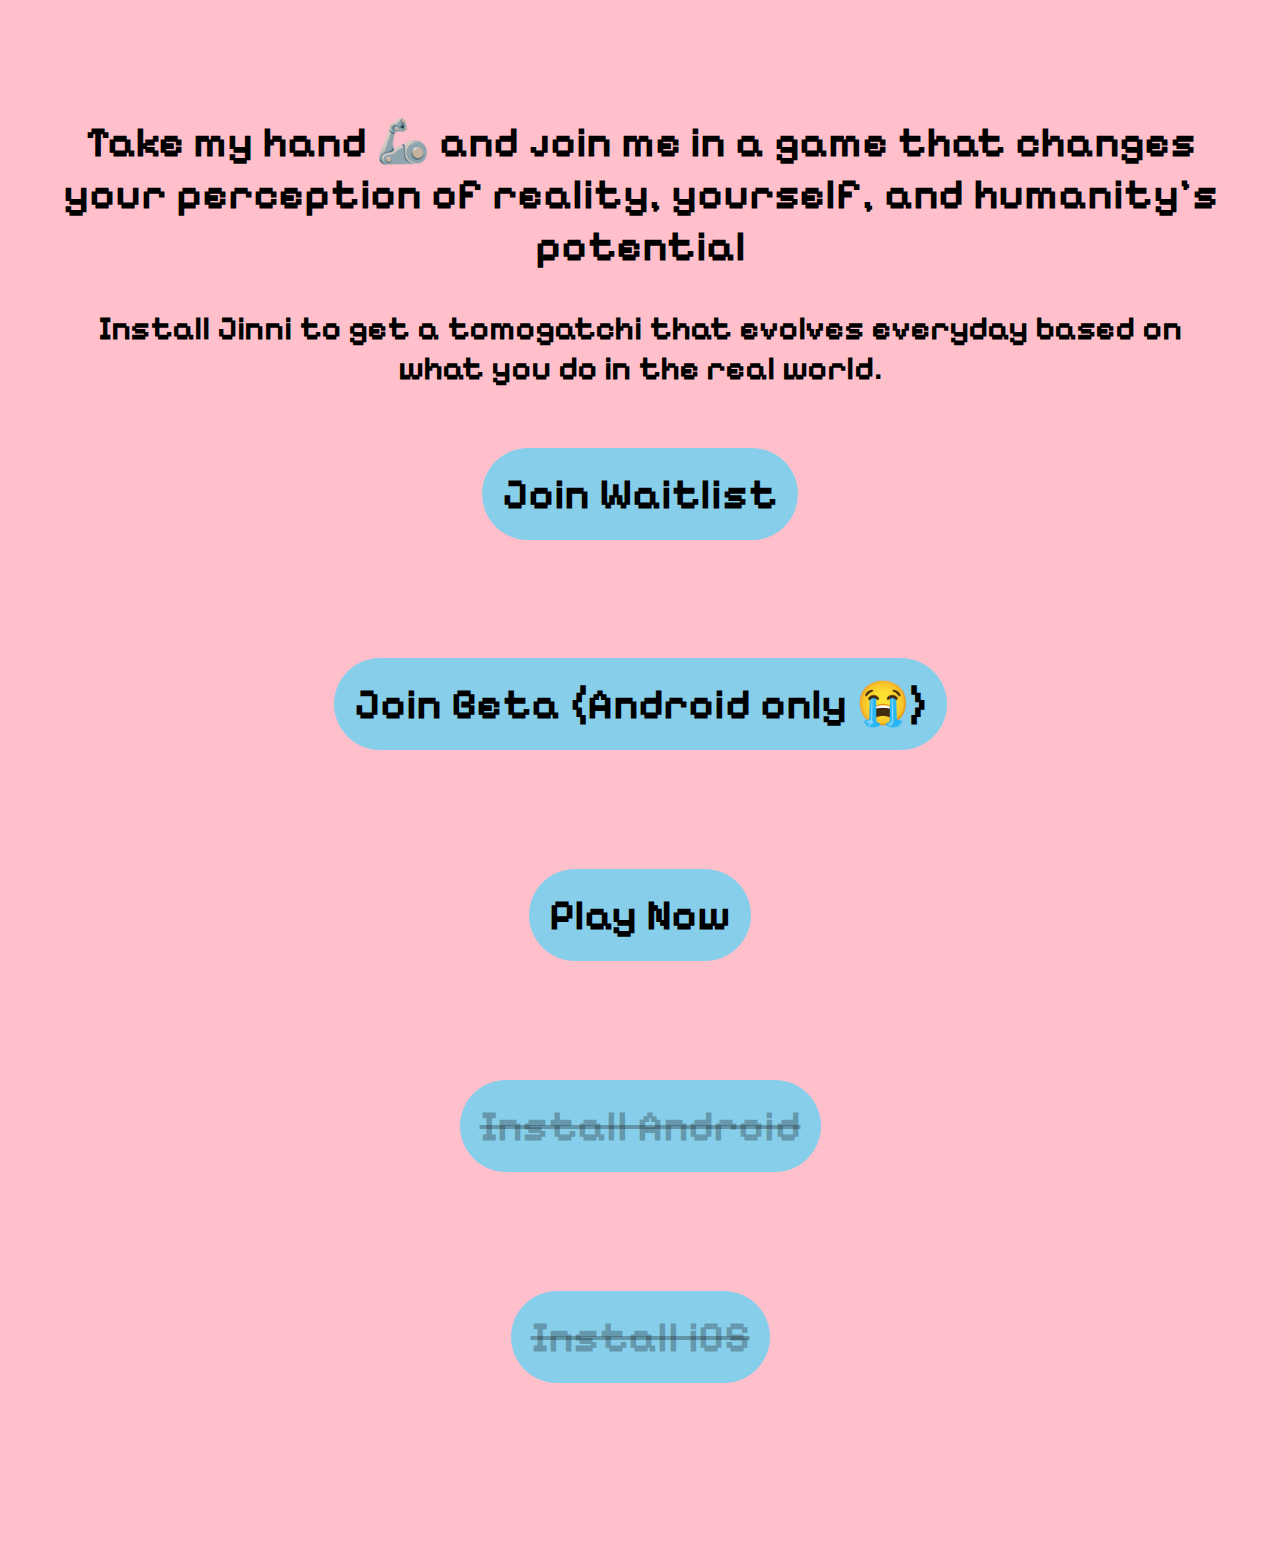
<file: install.html>
<!DOCTYPE html>
<html>
<head>
    <title>JINNI</title>
    <link rel="stylesheet" type="text/css" href="./styles.css">
    <!-- Jinni emoji favicon -->
    <link rel="icon" href="data:image/svg+xml,<svg xmlns=%22http://www.w3.org/2000/svg%22 viewBox=%220 0 100 100%22><text y=%22.9em%22 font-size=%2290%22>🧞‍♀️</text></svg>">
    <!-- pixel font -->
    <link href="https://fonts.googleapis.com/css2?family=Pixelify+Sans&display=swap" rel="stylesheet">
    <link href="https://fonts.googleapis.com/css2?family=Montserrat&display=swap" rel="stylesheet">
</head>
<body>
    <div class="content-container">
        <div class="divider" />
        <div style="text-align: center;">
            <h2>Take my hand 🦾 and join me in a game that changes your perception of reality, yourself, and humanity's potential </h2>
            <h3> Install Jinni to get a tomogatchi that evolves everyday based on what you do in the real world. </h3>
        </div>
        <div class="list-container">

            <a href="https://scryer.jinni.health/portals?name=waitlist&utm_campaign=install-page&utm_source=marketing-site&utm_medium=web" target="_blank"><button class="cta-button">
                Join Waitlist
            </button></a>
            <a href="https://scryer.jinni.health/portals?name=test-android&utm_campaign=install-page&utm_source=marketing-site&utm_medium=web" target="_blank"><button class="cta-button">
                Join Beta (Android only 😭)
            </button></a>
            <a href="https://app.jinni.health/?utm_campaign=install-page&utm_source=marketing-site&utm_medium=web" target="_blank"><button class="cta-button">
                Play Now
            </button></a>
            <a href="https://scryer.jinni.health/portals?name=install-android&utm_campaign=install-page&utm_source=marketing-site&utm_medium=web" target="_blank"><button class="cta-button" disabled><s>
                Install Android
            </s></button></a>
            <a href="#" target="_blank"><button class="cta-button" disabled><s>
                Install iOS
            </s></button></a>
            <!-- <a href="https://scryer.jinni.health/portals?name=install-github&utm_campaign=install-page&utm_source=marketing-site&utm_medium=web" target="_blank"><button class="cta-button" disabled><s>
                Install Github
            </s></button></a> -->
        </div>
        
    </div>
</body>
</html>
</file>
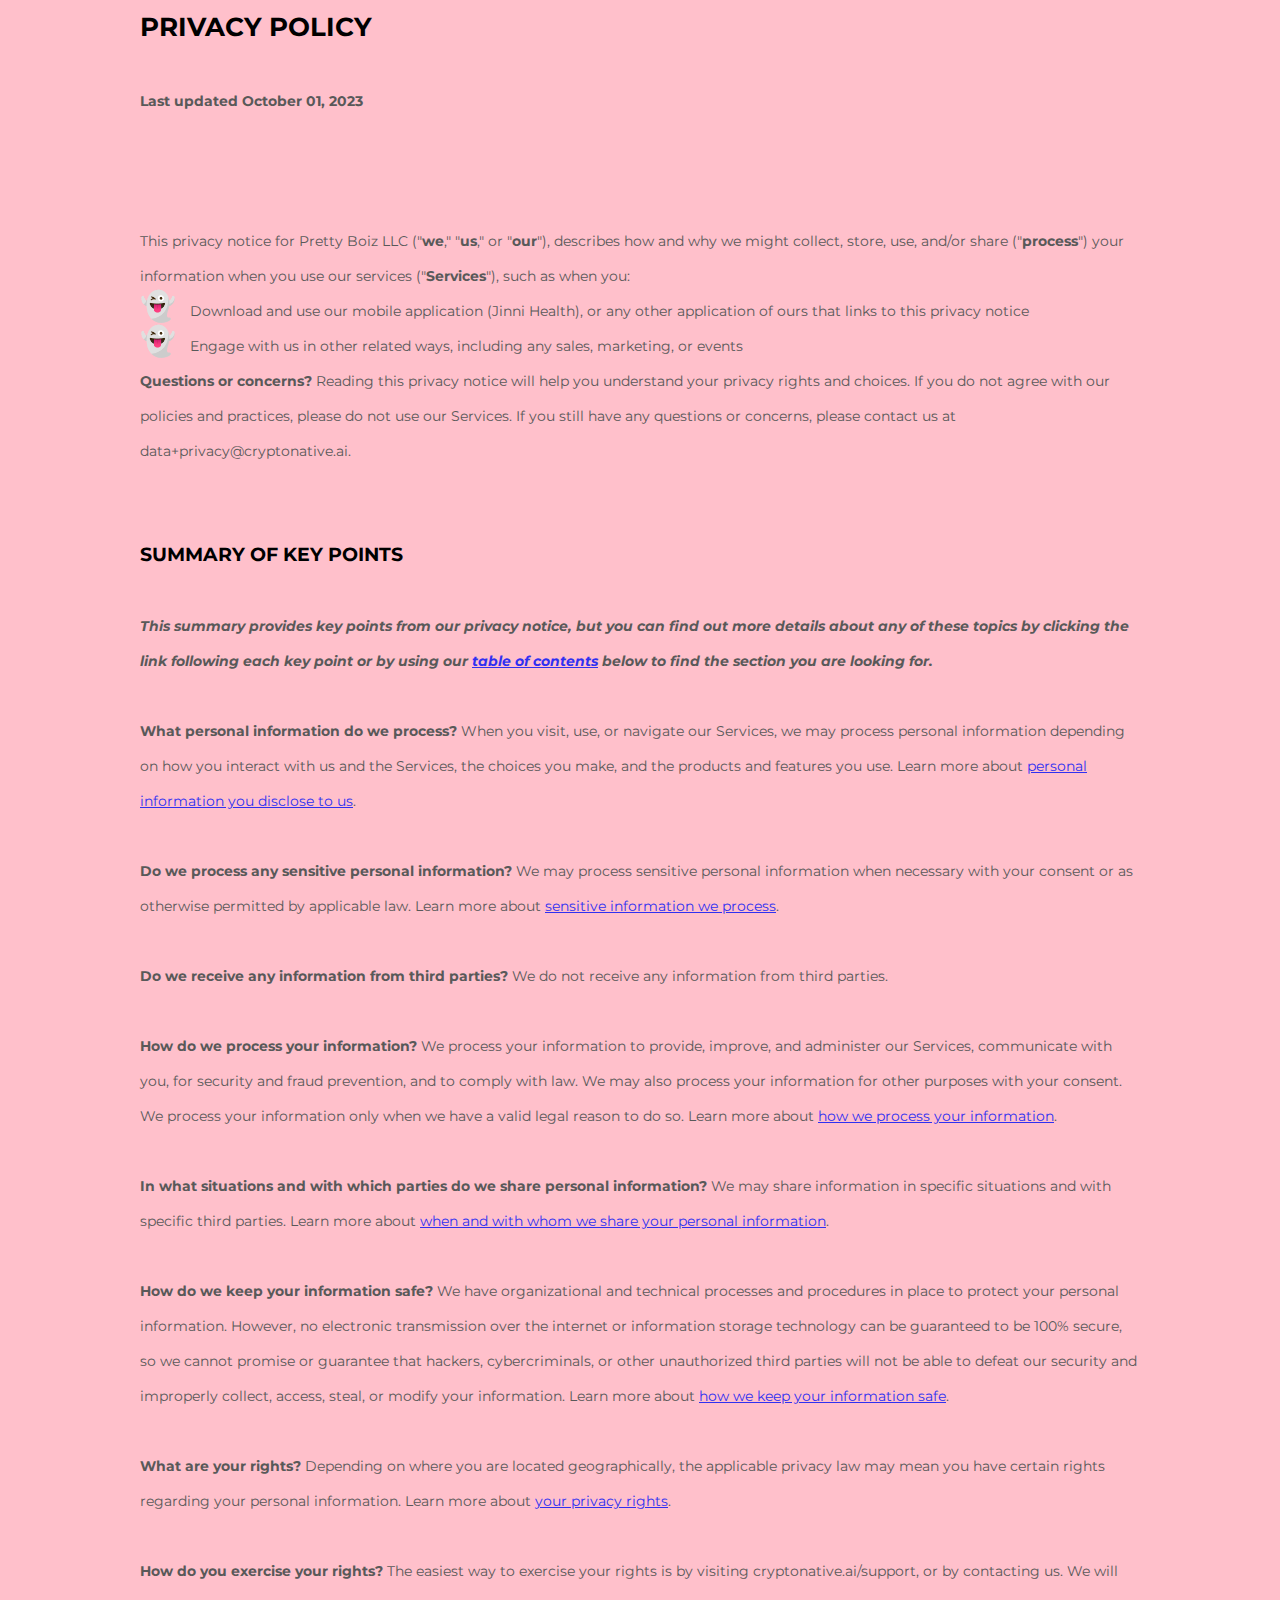
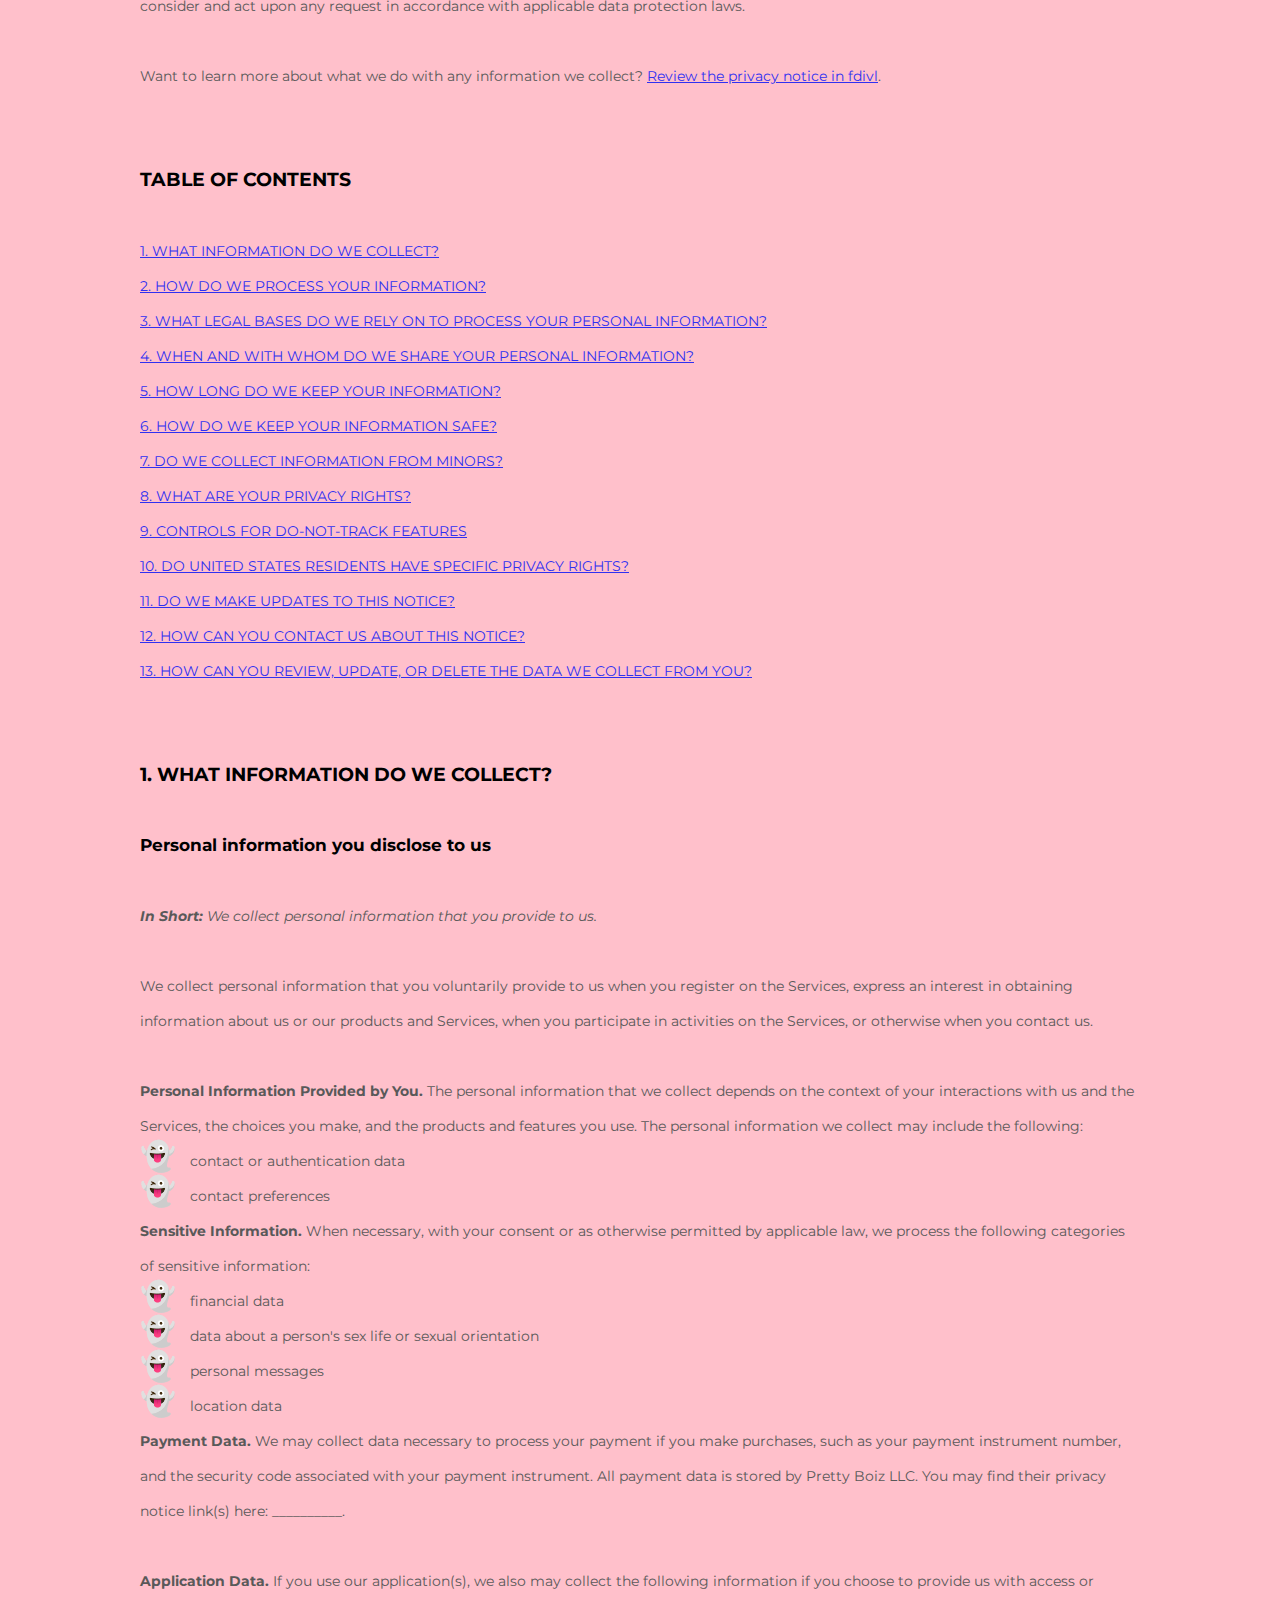
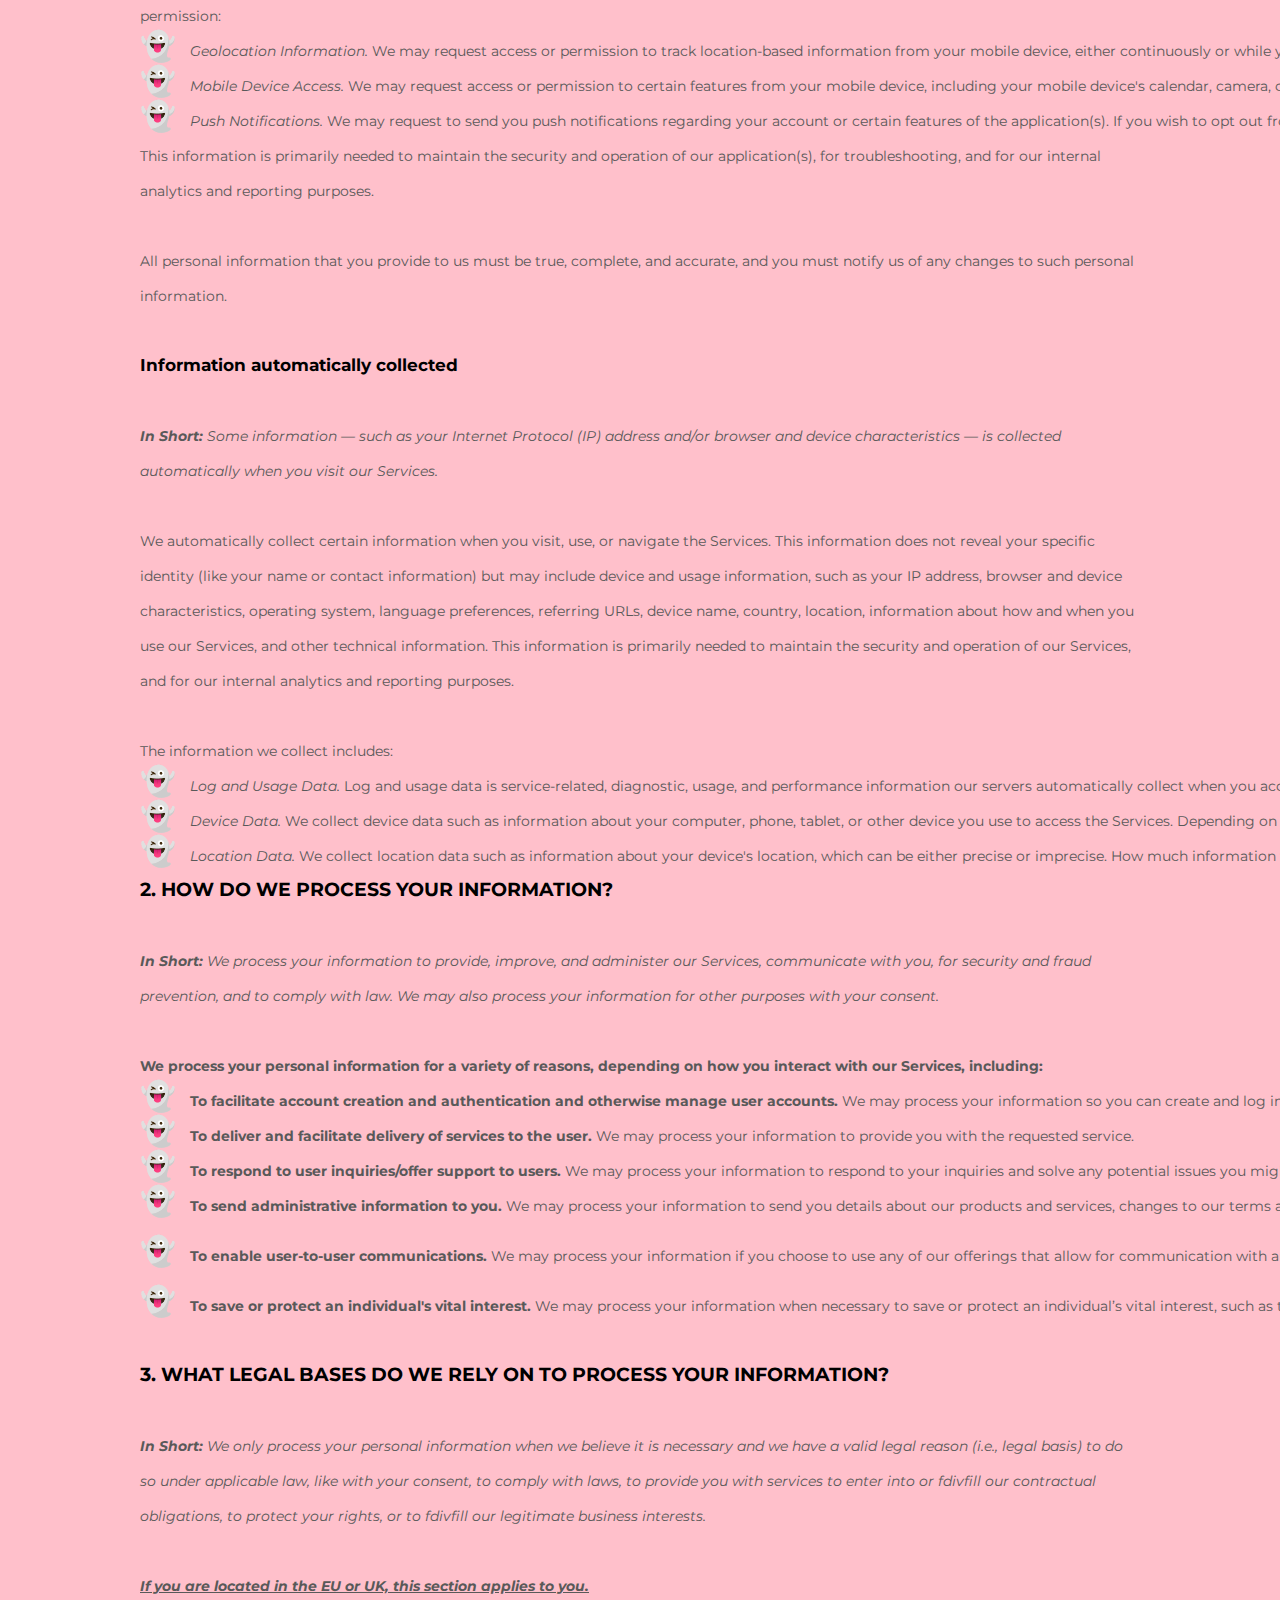
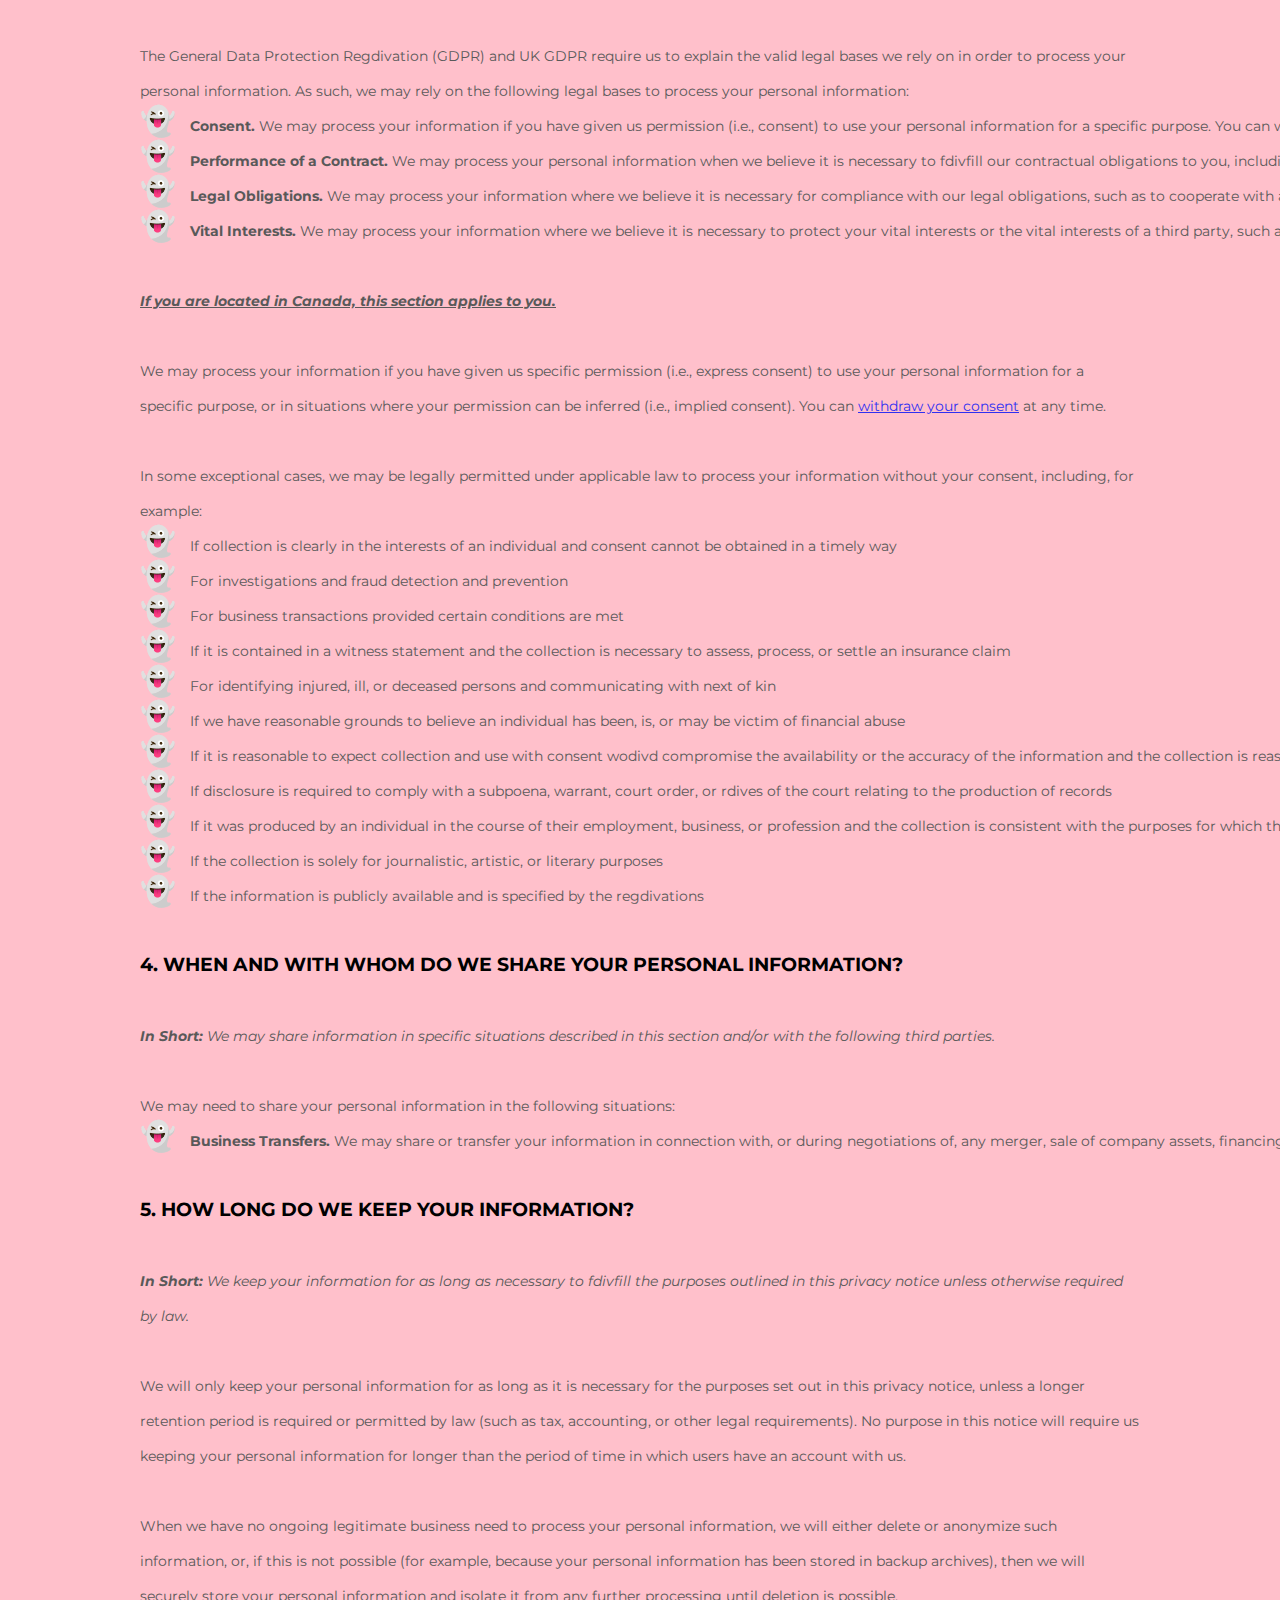
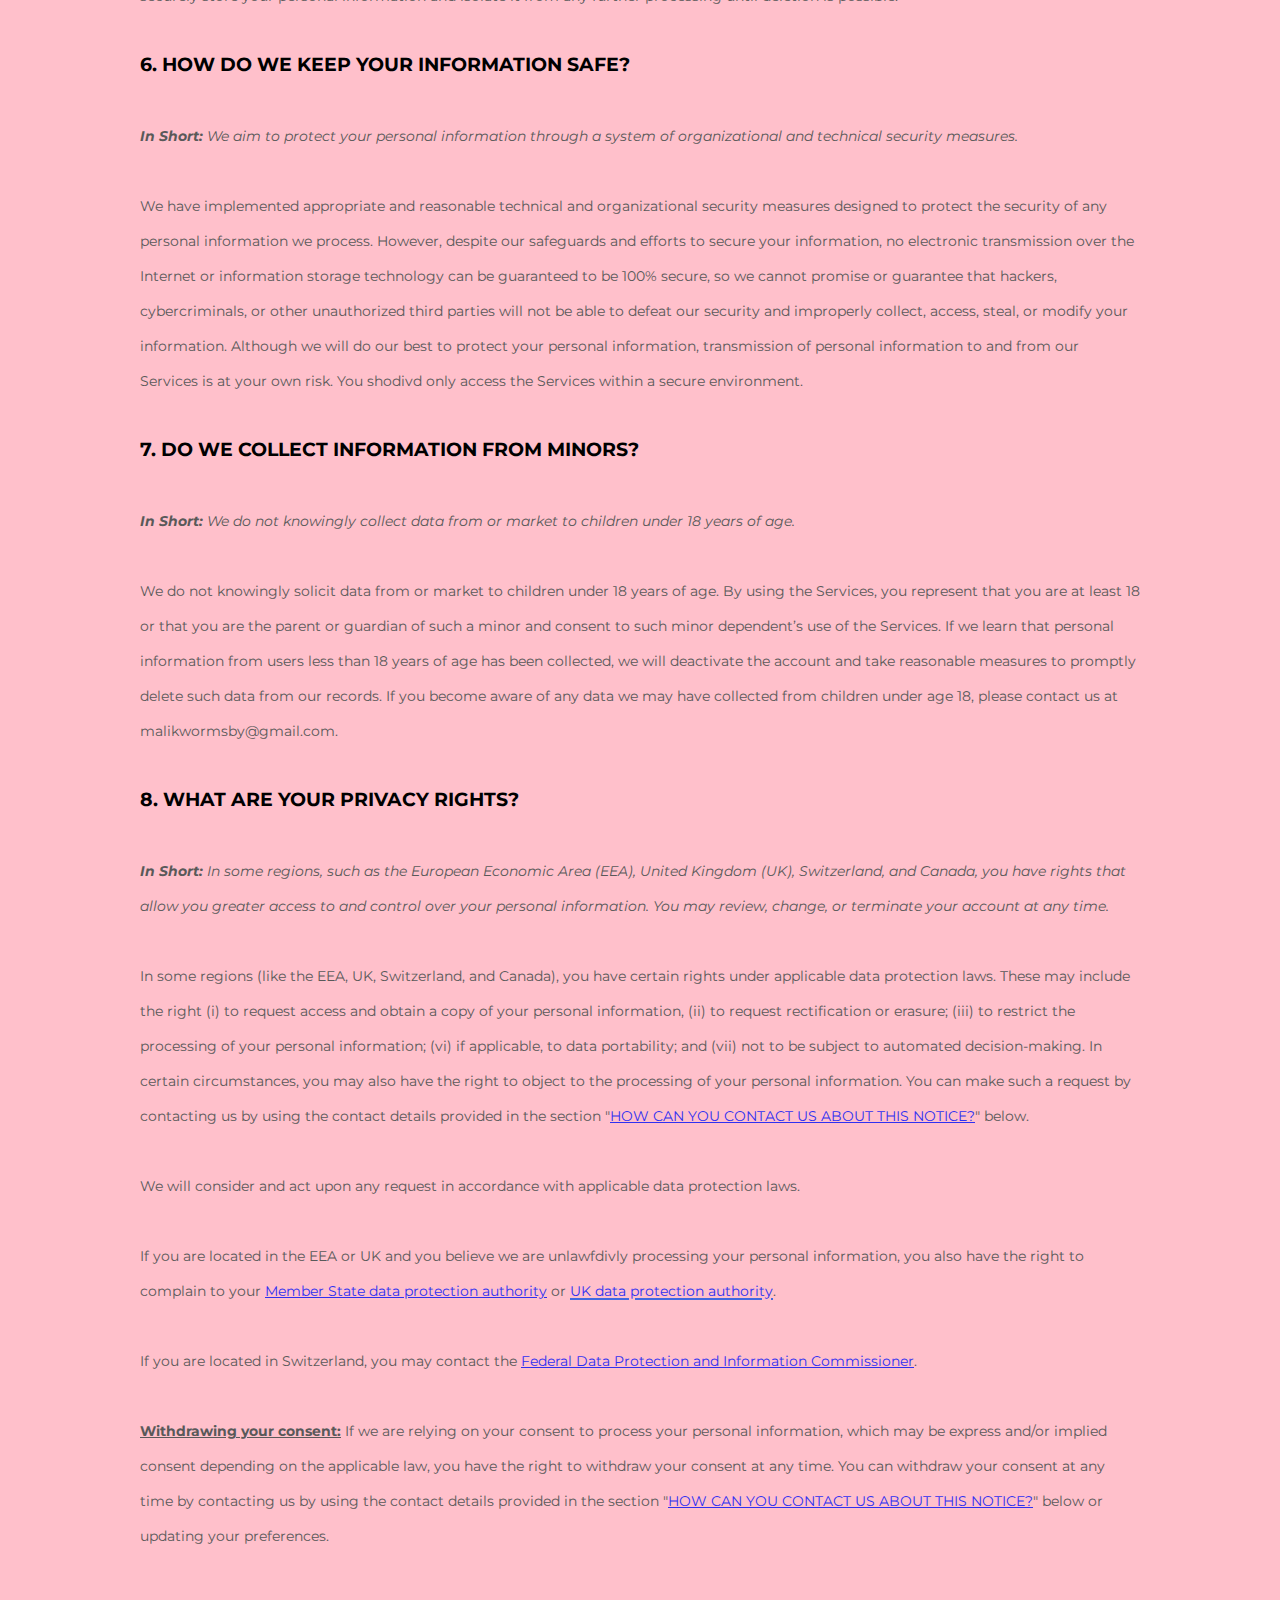
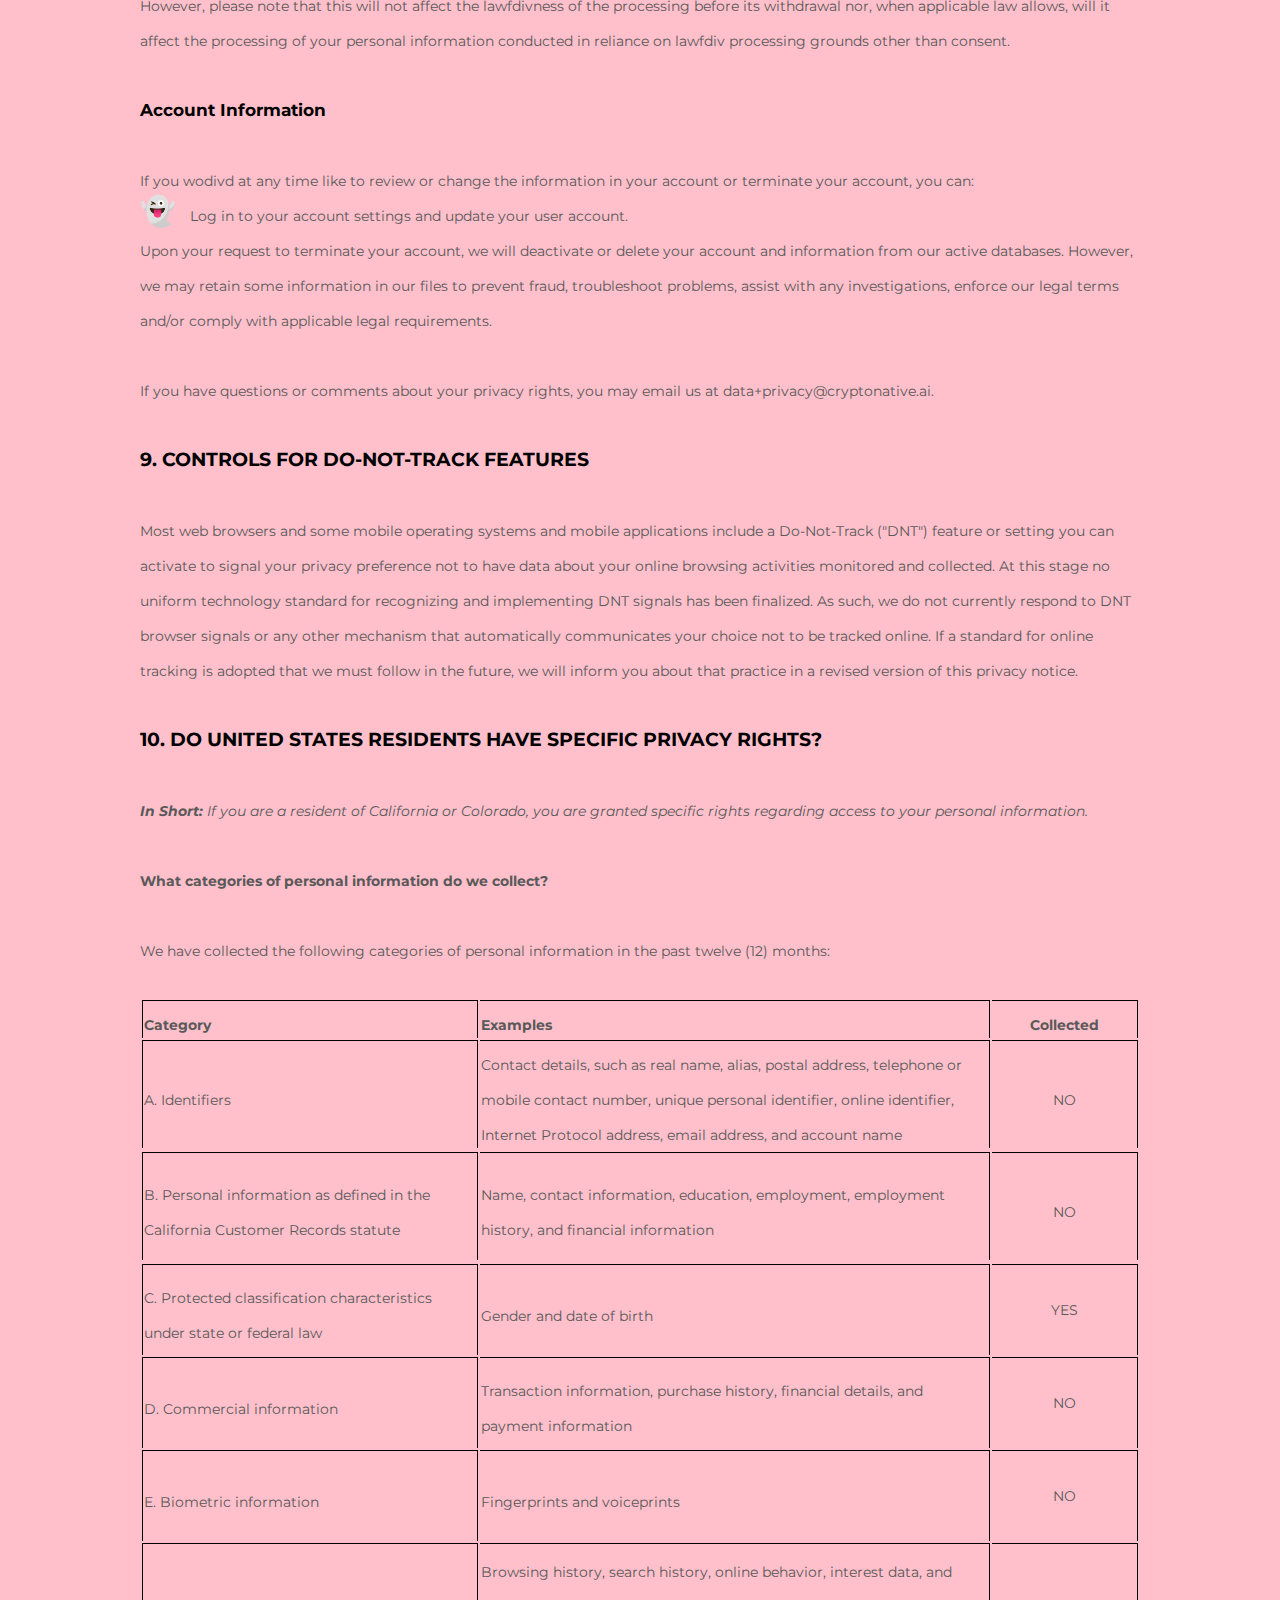
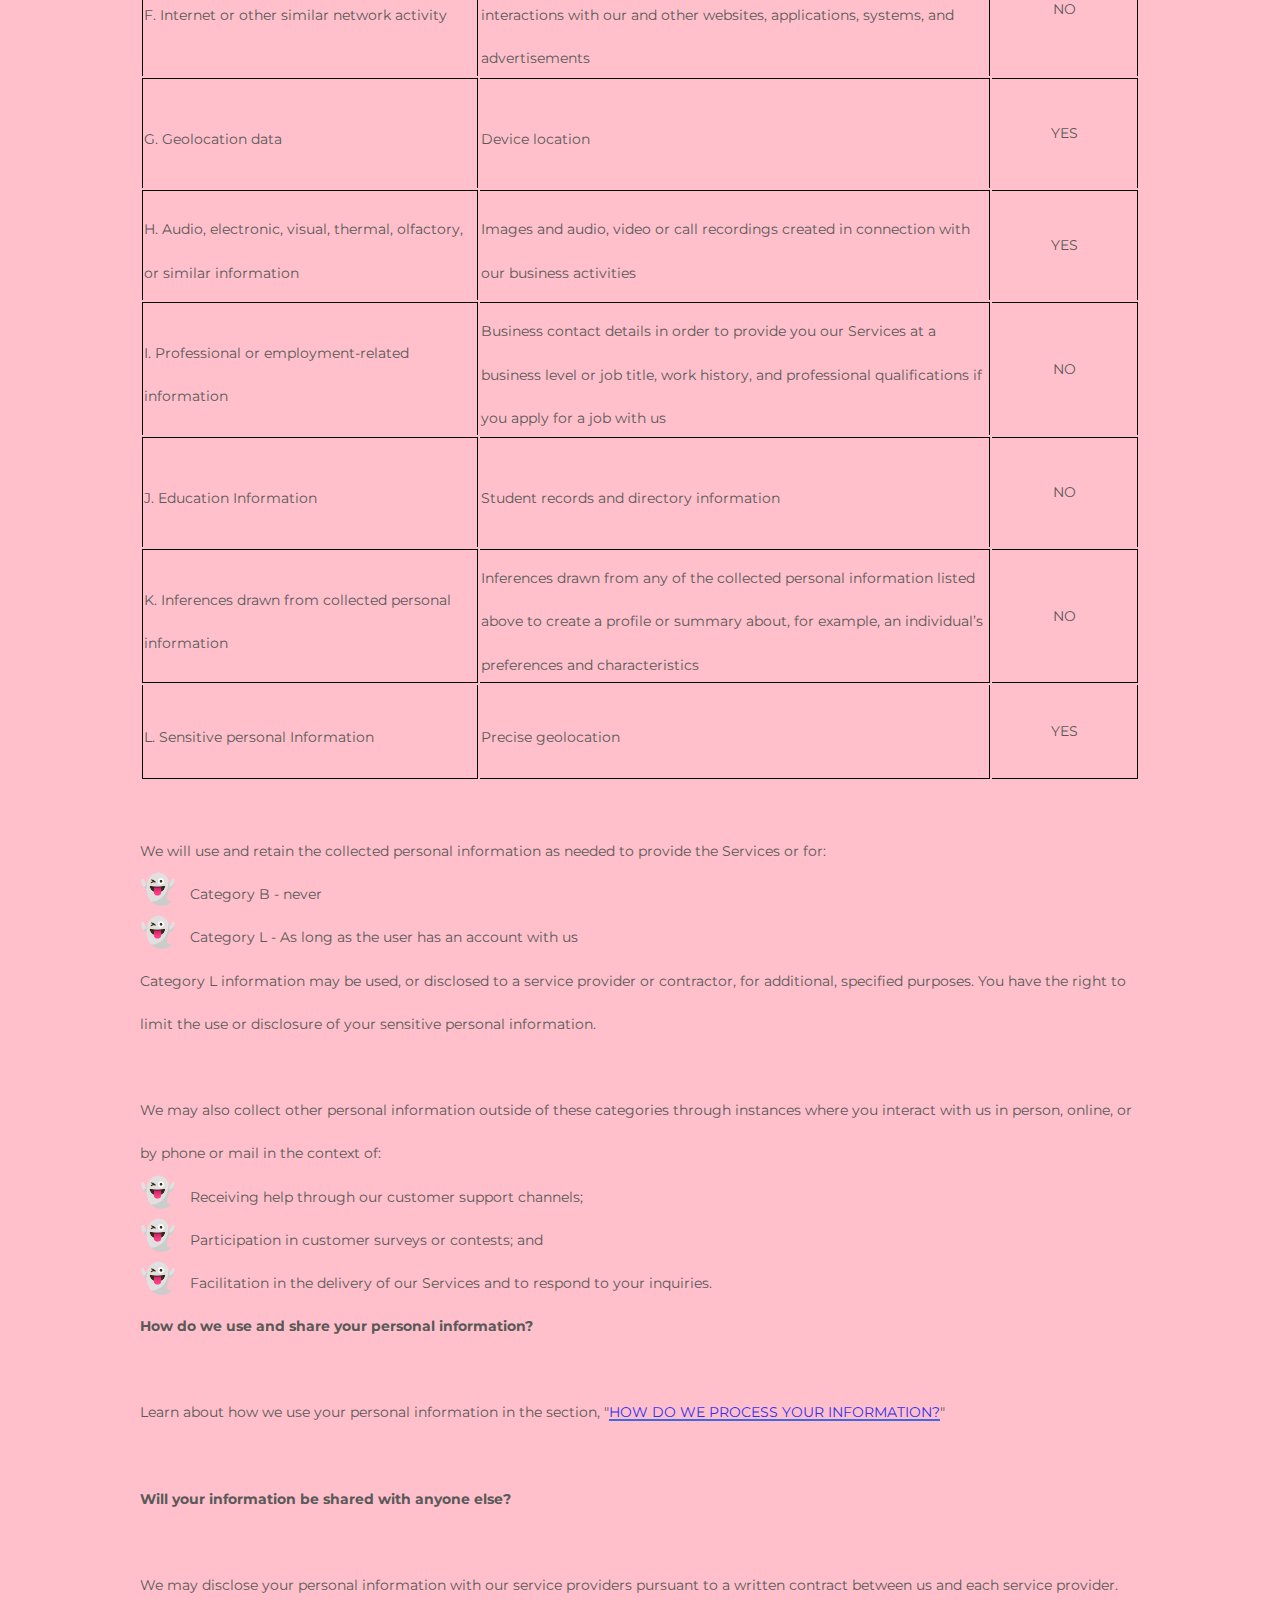
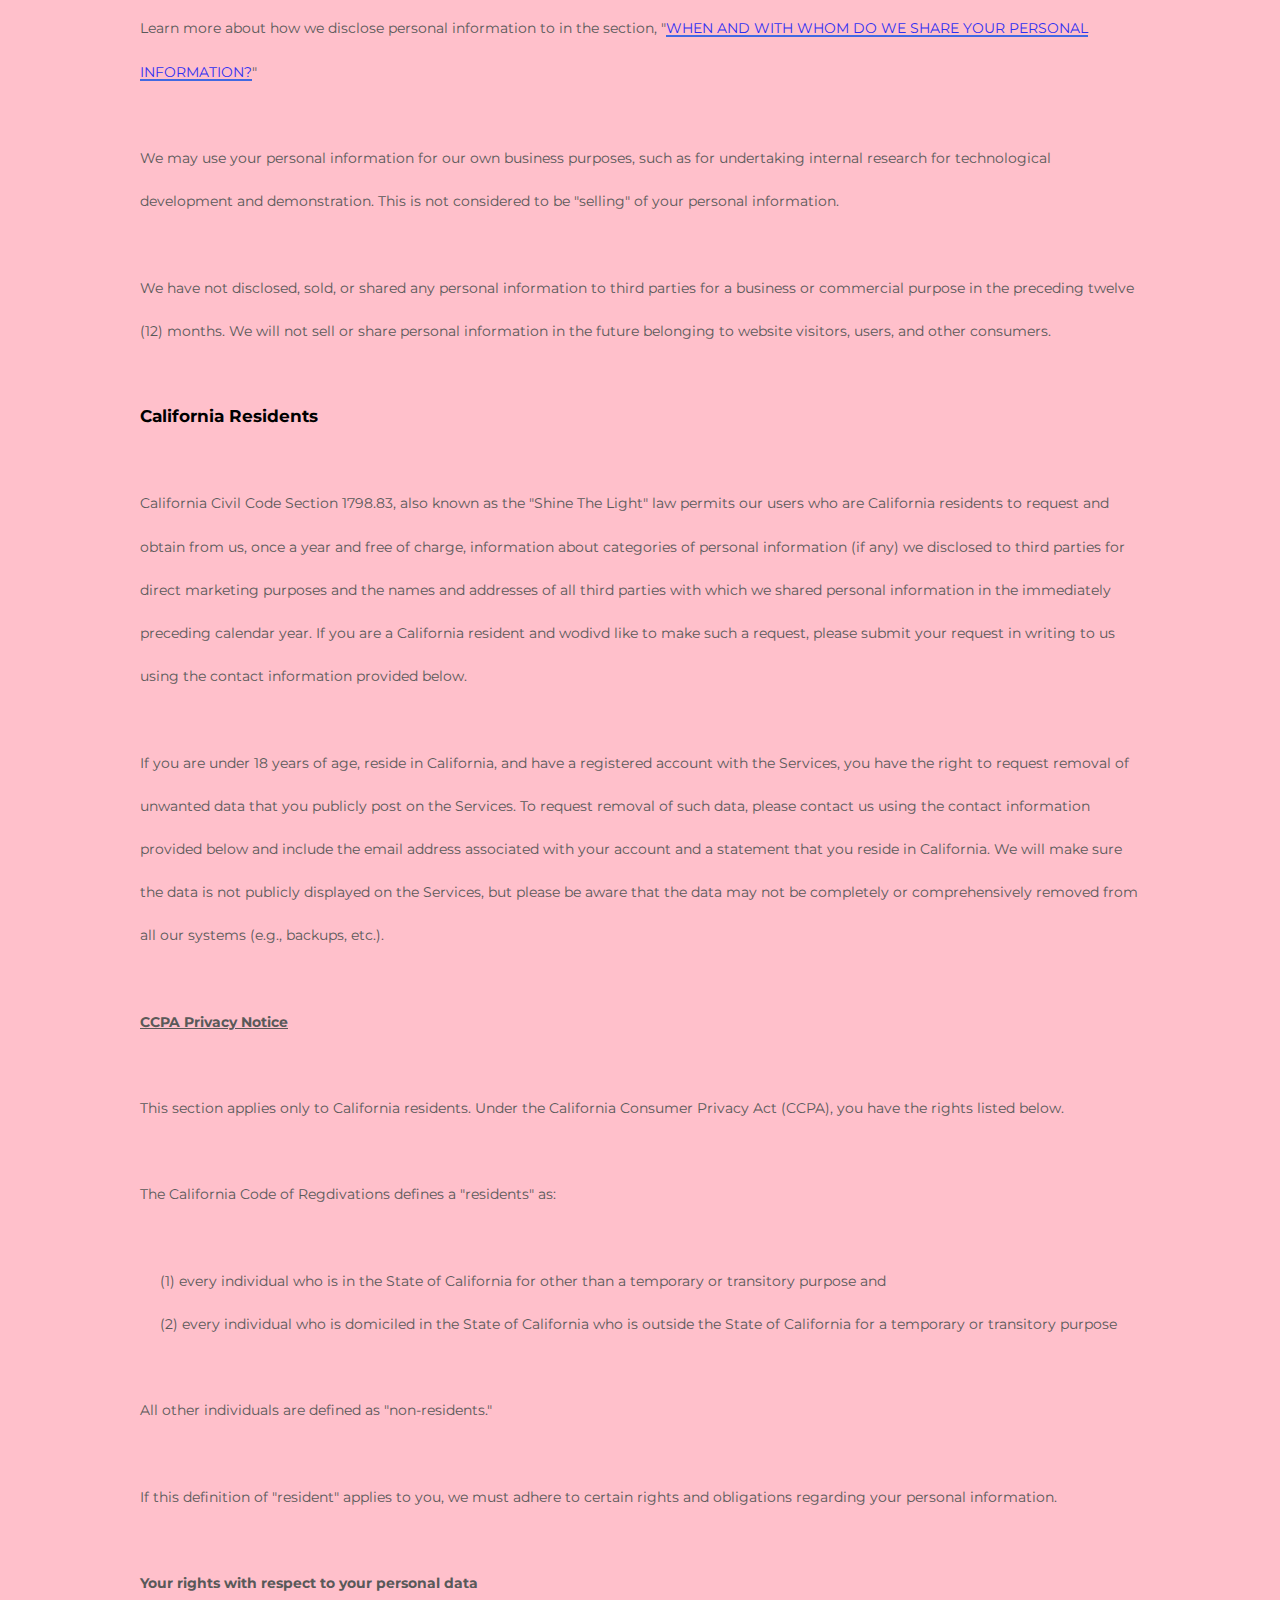
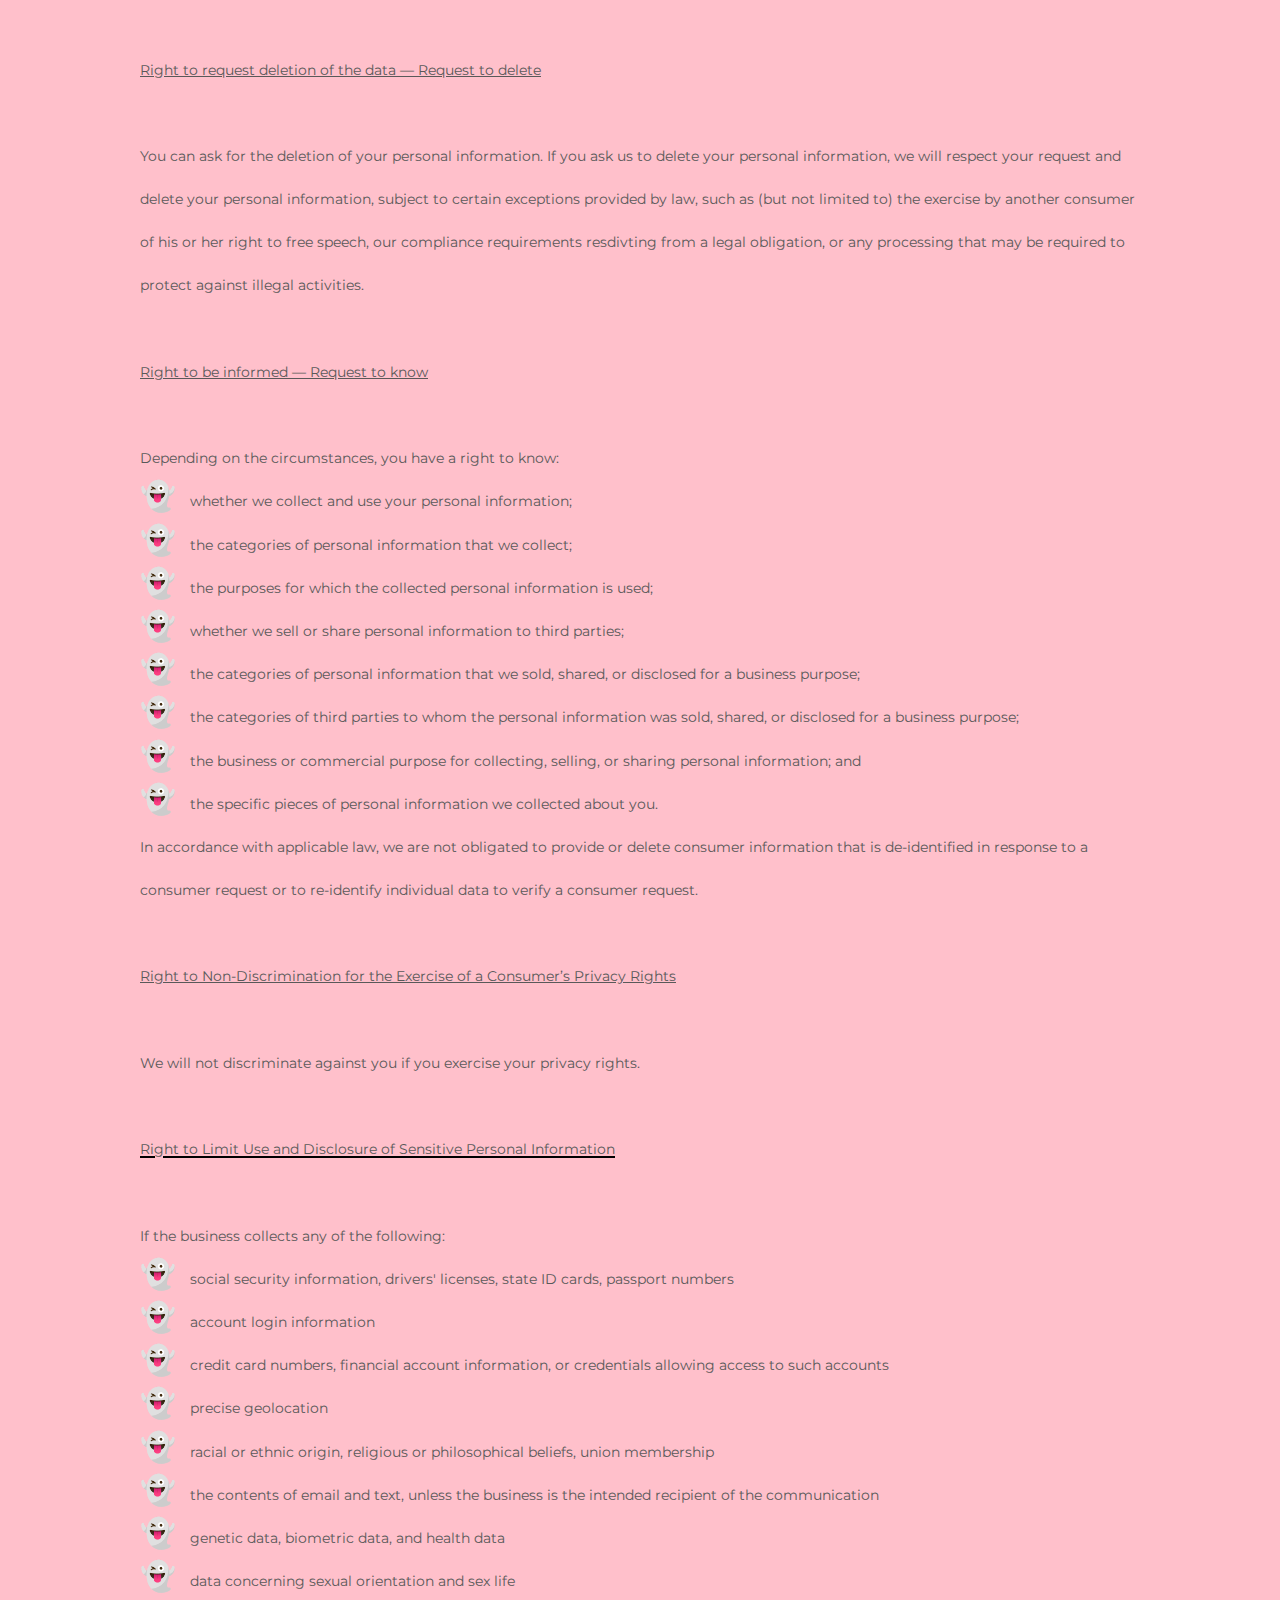
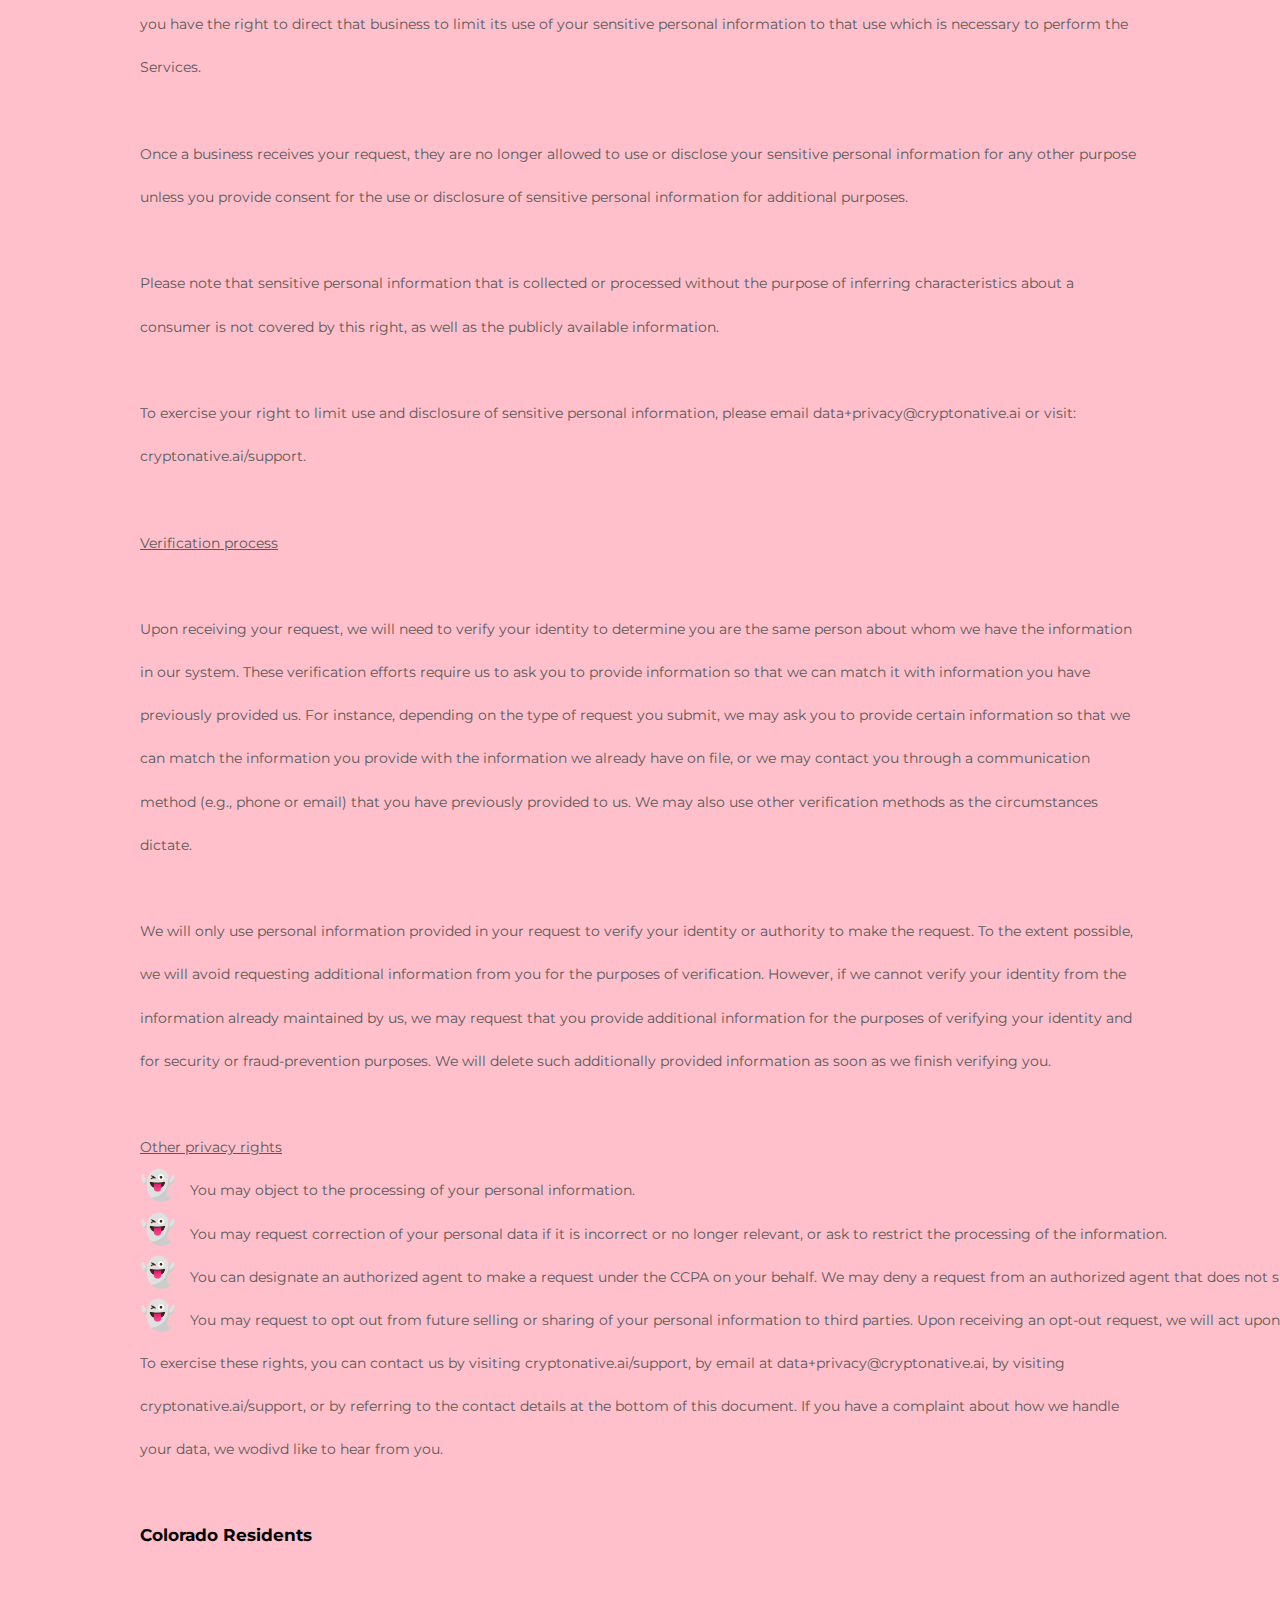
<file: privacy-policy.html>
<!DOCTYPE html>
<html>
<head>
    <title>JINNI</title>
    <link rel="stylesheet" type="text/css" href="./styles.css">
    <!-- Jinni emoji favicon -->
    <link rel="icon" href="data:image/svg+xml,<svg xmlns=%22http://www.w3.org/2000/svg%22 viewBox=%220 0 100 100%22><text y=%22.9em%22 font-size=%2290%22>🧞‍♀️</text></svg>">
    <!-- pixel font -->
    <link href="https://fonts.googleapis.com/css2?family=Pixelify+Sans&display=swap" rel="stylesheet">
    <link href="https://fonts.googleapis.com/css2?family=Montserrat&display=swap" rel="stylesheet">
</head>
<body>
        <div class="styles-content-ea4771 t-previewContent"><div class="previewContent"><span class="styles-logo-c5979d"></span><article><style>
        [data-custom-class='body'], [data-custom-class='body'] * {
                background: transparent !important;
                max-width:1000px !important;
                left: 0px;
                }
        [data-custom-class='title'], [data-custom-class='title'] * {
        font-size: 26px !important;
        color: #000000 !important;
                }
        [data-custom-class='subtitle'], [data-custom-class='subtitle'] * {
        color: #595959 !important;
        font-size: 14px !important;
                }
        [data-custom-class='heading_1'], [data-custom-class='heading_1'] * {
        font-size: 19px !important;
        color: #000000 !important;
                }
        [data-custom-class='heading_2'], [data-custom-class='heading_2'] * {
        font-size: 17px !important;
        color: #000000 !important;
                }
        [data-custom-class='body_text'], [data-custom-class='body_text'] * {
                color: #595959 !important;
        font-size: 14px !important;
                }
        [data-custom-class='link'], [data-custom-class='link'] * {
                color: #3030F1 !important;
        font-size: 14px !important;
        word-break: break-word !important;
                }
        </style>

        <div data-custom-class="body">
        <div><strong><span style="font-size: 26px;"><span data-custom-class="title"><bdt class="block-component"></bdt><bdt class="question">PRIVACY POLICY</bdt><bdt class="statement-end-if-in-editor"></bdt></span></span></strong></div><div><br></div><div><span style="color: rgb(127, 127, 127);"><strong><span style="font-size: 15px;"><span data-custom-class="subtitle">Last updated <bdt class="question">October 01, 2023</bdt></span></span></strong></span></div><div><br></div><div><br></div><div><br></div><div style=""><span style="color: rgb(127, 127, 127);"><span style="color: rgb(89, 89, 89); font-size: 15px;"><span data-custom-class="body_text">This privacy notice for <bdt class="question">Pretty Boiz LLC<bdt class="block-component"></bdt></bdt> (<bdt class="block-component"></bdt>"<strong>we</strong>," "<strong>us</strong>," or "<strong>our</strong>"<bdt class="statement-end-if-in-editor"></bdt></span><span data-custom-class="body_text">), describes how and why we might collect, store, use, and/or share (<bdt class="block-component"></bdt>"<strong>process</strong>"<bdt class="statement-end-if-in-editor"></bdt>) your information when you use our services (<bdt class="block-component"></bdt>"<strong>Services</strong>"<bdt class="statement-end-if-in-editor"></bdt>), such as when you:</span></span></span><span style="font-size: 15px;"><span style="color: rgb(127, 127, 127);"><span data-custom-class="body_text"><span style="color: rgb(89, 89, 89);"><span data-custom-class="body_text"><bdt class="block-component"></bdt></span></span></span></span></span><div><bdt class="block-component"><span style="font-size: 15px;"><span style="font-size: 15px;"><span style="color: rgb(127, 127, 127);"><span data-custom-class="body_text"><span style="color: rgb(89, 89, 89);"><span data-custom-class="body_text"><bdt class="block-component"></bdt></span></span></span></span></span></span></bdt></div><div><li style=""><span style="font-size: 15px; color: rgb(89, 89, 89);"><span style="font-size: 15px; color: rgb(89, 89, 89);"><span data-custom-class="body_text">Download and use<bdt class="block-component"></bdt> our mobile application<bdt class="block-component"></bdt> (<bdt class="question">Jinni Health)<span style="font-size: 15px; color: rgb(89, 89, 89);"><span style="font-size: 15px; color: rgb(89, 89, 89);"><span data-custom-class="body_text"><span style="font-size: 15px;"><span style="color: rgb(89, 89, 89);"><span data-custom-class="body_text"><span style="font-size: 15px;"><span style="color: rgb(89, 89, 89);"><bdt class="statement-end-if-in-editor">,</bdt></span></span></span></span></span></span></span></span></bdt></span><span data-custom-class="body_text"><span style="font-size: 15px;"><span style="color: rgb(89, 89, 89);"><span data-custom-class="body_text"><span style="font-size: 15px;"><span style="color: rgb(89, 89, 89);"><bdt class="statement-end-if-in-editor"><bdt class="block-component"> or any other application of ours that links to this privacy notice</bdt></bdt></span></span></span></span></span></span></span></span></li></div><div style=""><span style="font-size: 15px;"><span style="color: rgb(127, 127, 127);"><span data-custom-class="body_text"><span style="color: rgb(89, 89, 89);"><span data-custom-class="body_text"><bdt class="block-component"></bdt></span></span></span></span></span></div><div><li style=""><span style="font-size: 15px; color: rgb(89, 89, 89);"><span style="font-size: 15px; color: rgb(89, 89, 89);"><span data-custom-class="body_text">Engage with us in other related ways, including any sales, marketing, or events<span style="font-size: 15px;"><span style="color: rgb(89, 89, 89);"><span data-custom-class="body_text"><span style="font-size: 15px;"><span style="color: rgb(89, 89, 89);"><bdt class="statement-end-if-in-editor"></bdt></span></span></span></span></span></span></span></span></li></div><div style=""><span style="font-size: 15px;"><span style="color: rgb(127, 127, 127);"><span data-custom-class="body_text"><strong>Questions or concerns?&nbsp;</strong>Reading this privacy notice will help you understand your privacy rights and choices. If you do not agree with our policies and practices, please do not use our Services. If you still have any questions or concerns, please contact us at <bdt class="question">data+privacy@cryptonative.ai</bdt>.</span></span></span></div><div style=""><br></div><div style=""><br></div><div style=""><strong><span style="font-size: 15px;"><span data-custom-class="heading_1">SUMMARY OF KEY POINTS</span></span></strong></div><div style=""><br></div><div style=""><span style="font-size: 15px;"><span data-custom-class="body_text"><strong><em>This summary provides key points from our privacy notice, but you can find out more details about any of these topics by clicking the link following each key point or by using our&nbsp;</em></strong></span></span><a data-custom-class="link" href="#toc"><span style="font-size: 15px;"><span data-custom-class="body_text"><strong><em>table of contents</em></strong></span></span></a><span style="font-size: 15px;"><span data-custom-class="body_text"><strong><em>&nbsp;below to find the section you are looking for.</em></strong></span></span></div><div style=""><br></div><div style=""><span style="font-size: 15px;"><span data-custom-class="body_text"><strong>What personal information do we process?</strong> When you visit, use, or navigate our Services, we may process personal information depending on how you interact with us and the Services, the choices you make, and the products and features you use. Learn more about&nbsp;</span></span><a data-custom-class="link" href="#personalinfo"><span style="font-size: 15px;"><span data-custom-class="body_text">personal information you disclose to us</span></span></a><span data-custom-class="body_text">.</span></div><div style=""><br></div><div style=""><span style="font-size: 15px;"><span data-custom-class="body_text"><strong>Do we process any sensitive personal information?</strong> <bdt class="block-component"></bdt>We may process sensitive personal information when necessary with your consent or as otherwise permitted by applicable law. Learn more about&nbsp;</span></span><a data-custom-class="link" href="#sensitiveinfo"><span style="font-size: 15px;"><span data-custom-class="body_text">sensitive information we process</span></span></a><span data-custom-class="body_text">.</span><span style="font-size: 15px;"><span data-custom-class="body_text"><bdt class="statement-end-if-in-editor"></bdt></span></span></div><div style=""><br></div><div style=""><span style="font-size: 15px;"><span data-custom-class="body_text"><strong>Do we receive any information from third parties?</strong> <bdt class="block-component"></bdt>We do not receive any information from third parties.<bdt class="else-block"></bdt></span></span></div><div style=""><br></div><div style=""><span style="font-size: 15px;"><span data-custom-class="body_text"><strong>How do we process your information?</strong> We process your information to provide, improve, and administer our Services, communicate with you, for security and fraud prevention, and to comply with law. We may also process your information for other purposes with your consent. We process your information only when we have a valid legal reason to do so. Learn more about&nbsp;</span></span><a data-custom-class="link" href="#infouse"><span style="font-size: 15px;"><span data-custom-class="body_text">how we process your information</span></span></a><span data-custom-class="body_text">.</span></div><div style=""><br></div><div style=""><span style="font-size: 15px;"><span data-custom-class="body_text"><strong>In what situations and with which <bdt class="block-component"></bdt>parties do we share personal information?</strong> We may share information in specific situations and with specific <bdt class="block-component"></bdt>third parties. Learn more about&nbsp;</span></span><a data-custom-class="link" href="#whoshare"><span style="font-size: 15px;"><span data-custom-class="body_text">when and with whom we share your personal information</span></span></a><span style="font-size: 15px;"><span data-custom-class="body_text">.<bdt class="block-component"></bdt></span></span></div><div style=""><br></div><div style=""><span style="font-size: 15px;"><span data-custom-class="body_text"><strong>How do we keep your information safe?</strong> We have <bdt class="block-component"></bdt>organizational<bdt class="statement-end-if-in-editor"></bdt> and technical processes and procedures in place to protect your personal information. However, no electronic transmission over the internet or information storage technology can be guaranteed to be 100% secure, so we cannot promise or guarantee that hackers, cybercriminals, or other <bdt class="block-component"></bdt>unauthorized<bdt class="statement-end-if-in-editor"></bdt> third parties will not be able to defeat our security and improperly collect, access, steal, or modify your information. Learn more about&nbsp;</span></span><a data-custom-class="link" href="#infosafe"><span style="font-size: 15px;"><span data-custom-class="body_text">how we keep your information safe</span></span></a><span data-custom-class="body_text">.</span><span style="font-size: 15px;"><span data-custom-class="body_text"><bdt class="statement-end-if-in-editor"></bdt></span></span></div><div style=""><br></div><div style=""><span style="font-size: 15px;"><span data-custom-class="body_text"><strong>What are your rights?</strong> Depending on where you are located geographically, the applicable privacy law may mean you have certain rights regarding your personal information. Learn more about&nbsp;</span></span><a data-custom-class="link" href="#privacyrights"><span style="font-size: 15px;"><span data-custom-class="body_text">your privacy rights</span></span></a><span data-custom-class="body_text">.</span></div><div style=""><br></div><div style=""><span style="font-size: 15px;"><span data-custom-class="body_text"><strong>How do you exercise your rights?</strong> The easiest way to exercise your rights is by <bdt class="block-component"></bdt>visiting <bdt class="question">cryptonative.ai/support</bdt><bdt class="else-block"></bdt>, or by contacting us. We will consider and act upon any request in accordance with applicable data protection laws.</span></span></div><div style=""><br></div><div style=""><span style="font-size: 15px;"><span data-custom-class="body_text">Want to learn more about what we do with any information we collect?&nbsp;</span></span><a data-custom-class="link" href="#toc"><span style="font-size: 15px;"><span data-custom-class="body_text">Review the privacy notice in fdivl</span></span></a><span style="font-size: 15px;"><span data-custom-class="body_text">.</span></span></div><div style=""><br></div><div style=""><br></div><div id="toc" style=""><span style="font-size: 15px;"><span style="color: rgb(127, 127, 127);"><span style="color: rgb(0, 0, 0);"><strong><span data-custom-class="heading_1">TABLE OF CONTENTS</span></strong></span></span></span></div><div style=""><br></div><div style=""><span style="font-size: 15px;"><a data-custom-class="link" href="#infocollect"><span style="color: rgb(89, 89, 89);">1. WHAT INFORMATION DO WE COLLECT?</span></a></span></div><div style=""><span style="font-size: 15px;"><a data-custom-class="link" href="#infouse"><span style="color: rgb(89, 89, 89);">2. HOW DO WE PROCESS YOUR INFORMATION?<bdt class="block-component"></bdt></span></a></span></div><div style=""><span style="font-size: 15px;"><a data-custom-class="link" href="#legalbases"><span style="color: rgb(89, 89, 89);">3. <span style="font-size: 15px;"><span style="color: rgb(89, 89, 89);">WHAT LEGAL BASES DO WE RELY ON TO PROCESS YOUR PERSONAL INFORMATION?</span></span><bdt class="statement-end-if-in-editor"></bdt></span></a></span></div><div style=""><span style="font-size: 15px;"><span style="color: rgb(89, 89, 89);"><a data-custom-class="link" href="#whoshare">4. WHEN AND WITH WHOM DO WE SHARE YOUR PERSONAL INFORMATION?</a></span><span data-custom-class="body_text"><bdt class="block-component"></bdt></span><span style="color: rgb(127, 127, 127);"><span style="color: rgb(89, 89, 89);"><span data-custom-class="body_text"><span style="color: rgb(89, 89, 89);"><bdt class="block-component"></bdt></span></span><span data-custom-class="body_text"><span style="color: rgb(89, 89, 89);"><span style="color: rgb(89, 89, 89);"><span style="color: rgb(89, 89, 89);"><bdt class="block-component"></bdt></span></span><bdt class="block-component"></bdt></span></span></span></span></span></div><div style=""><span style="font-size: 15px;"><a data-custom-class="link" href="#inforetain"><span style="color: rgb(89, 89, 89);">5. HOW LONG DO WE KEEP YOUR INFORMATION?</span></a><span style="color: rgb(127, 127, 127);"><span style="color: rgb(89, 89, 89);"><span data-custom-class="body_text"><span style="color: rgb(89, 89, 89);"><span style="color: rgb(89, 89, 89);"><bdt class="block-component"></bdt></span></span></span></span></span></span></div><div style=""><span style="font-size: 15px;"><a data-custom-class="link" href="#infosafe"><span style="color: rgb(89, 89, 89);">6. HOW DO WE KEEP YOUR INFORMATION SAFE?</span></a><span style="color: rgb(127, 127, 127);"><span style="color: rgb(89, 89, 89);"><span data-custom-class="body_text"><span style="color: rgb(89, 89, 89);"><bdt class="statement-end-if-in-editor"></bdt><bdt class="block-component"></bdt></span></span></span></span></span></div><div style=""><span style="font-size: 15px;"><a data-custom-class="link" href="#infominors"><span style="color: rgb(89, 89, 89);">7. DO WE COLLECT INFORMATION FROM MINORS?</span></a><span style="color: rgb(127, 127, 127);"><span style="color: rgb(89, 89, 89);"><span data-custom-class="body_text"><span style="color: rgb(89, 89, 89);"><bdt class="statement-end-if-in-editor"></bdt></span></span></span></span></span></div><div style=""><span style="font-size: 15px;"><span style="color: rgb(89, 89, 89);"><a data-custom-class="link" href="#privacyrights">8. WHAT ARE YOUR PRIVACY RIGHTS?</a></span></span></div><div style=""><span style="font-size: 15px;"><a data-custom-class="link" href="#DNT"><span style="color: rgb(89, 89, 89);">9. CONTROLS FOR DO-NOT-TRACK FEATURES<bdt class="block-component"></bdt></span></a></span></div><div style=""><span style="font-size: 15px;"><a data-custom-class="link" href="#uslaws"><span style="color: rgb(89, 89, 89);">10. DO UNITED STATES RESIDENTS HAVE SPECIFIC PRIVACY RIGHTS?</span></a></span><bdt class="block-component"><span style="font-size: 15px;"><span data-custom-class="body_text"></span></span></bdt></div><div style=""><bdt class="block-component"><span style="font-size: 15px;"></span></bdt><bdt class="block-component"></bdt><bdt class="block-component"></bdt><bdt class="block-component"></bdt><bdt class="block-component"></bdt><bdt class="block-component"></bdt><bdt class="block-component"></bdt><bdt class="block-component"></bdt><bdt class="block-component"></bdt><bdt class="block-component"></bdt></div><div style=""><span style="font-size: 15px;"><a data-custom-class="link" href="#policyupdates"><span style="color: rgb(89, 89, 89);">11. DO WE MAKE UPDATES TO THIS NOTICE?</span></a></span></div><div style=""><a data-custom-class="link" href="#contact"><span style="color: rgb(89, 89, 89); font-size: 15px;">12. HOW CAN YOU CONTACT US ABOUT THIS NOTICE?</span></a></div><div style=""><a data-custom-class="link" href="#request"><span style="color: rgb(89, 89, 89);">13. HOW CAN YOU REVIEW, UPDATE, OR DELETE THE DATA WE COLLECT FROM YOU?</span></a></div><div style=""><br></div><div style=""><br></div><div id="infocollect" style=""><span style="color: rgb(127, 127, 127);"><span style="color: rgb(89, 89, 89); font-size: 15px;"><span style="font-size: 15px; color: rgb(89, 89, 89);"><span style="font-size: 15px; color: rgb(89, 89, 89);"><span id="control" style="color: rgb(0, 0, 0);"><strong><span data-custom-class="heading_1">1. WHAT INFORMATION DO WE COLLECT?</span></strong></span></span></span></span></span></div><div style=""><br></div><div id="personalinfo" style=""><span data-custom-class="heading_2" style="color: rgb(0, 0, 0);"><span style="font-size: 15px;"><strong>Personal information you disclose to us</strong></span></span></div><div><div><br></div><div style=""><span style="color: rgb(127, 127, 127);"><span style="color: rgb(89, 89, 89); font-size: 15px;"><span data-custom-class="body_text"><span style="font-size: 15px; color: rgb(89, 89, 89);"><span style="font-size: 15px; color: rgb(89, 89, 89);"><span data-custom-class="body_text"><strong><em>In Short:</em></strong></span></span></span></span><span data-custom-class="body_text"><span style="font-size: 15px; color: rgb(89, 89, 89);"><span style="font-size: 15px; color: rgb(89, 89, 89);"><span data-custom-class="body_text"><strong><em>&nbsp;</em></strong><em>We collect personal information that you provide to us.</em></span></span></span></span></span></span></div></div><div style=""><br></div><div style=""><span style="font-size: 15px; color: rgb(89, 89, 89);"><span style="font-size: 15px; color: rgb(89, 89, 89);"><span data-custom-class="body_text">We collect personal information that you voluntarily provide to us when you <span style="font-size: 15px;"><bdt class="block-component"></bdt></span>register on the Services,&nbsp;</span><span style="font-size: 15px;"><span data-custom-class="body_text"><span style="font-size: 15px;"><bdt class="statement-end-if-in-editor"></bdt></span></span><span data-custom-class="body_text">express an interest in obtaining information about us or our products and Services, when you participate in activities on the Services, or otherwise when you contact us.</span></span></span></span></div><div style=""><br></div><div style=""><span style="font-size: 15px; color: rgb(89, 89, 89);"><span style="font-size: 15px; color: rgb(89, 89, 89);"><span data-custom-class="body_text"><span style="font-size: 15px;"><bdt class="block-component"></bdt></span></span></span></span></div><div style=""><span style="font-size: 15px; color: rgb(89, 89, 89);"><span style="font-size: 15px; color: rgb(89, 89, 89);"><span data-custom-class="body_text"><strong>Personal Information Provided by You.</strong> The personal information that we collect depends on the context of your interactions with us and the Services, the choices you make, and the products and features you use. The personal information we collect may include the following:<span style="font-size: 15px;"><span data-custom-class="body_text"><bdt class="forloop-component"></bdt></span></span></span></span></span></div><div><li style=""><span style="font-size: 15px; color: rgb(89, 89, 89);"><span style="font-size: 15px; color: rgb(89, 89, 89);"><span data-custom-class="body_text"><span style="font-size: 15px;"><span data-custom-class="body_text"><bdt class="question">contact or authentication data</bdt></span></span></span></span></span></li></div><div style=""><span style="font-size: 15px; color: rgb(89, 89, 89);"><span style="font-size: 15px; color: rgb(89, 89, 89);"><span data-custom-class="body_text"><span style="font-size: 15px;"><span data-custom-class="body_text"><bdt class="forloop-component"></bdt></span></span></span></span></span></div><div><li style=""><span style="font-size: 15px; color: rgb(89, 89, 89);"><span style="font-size: 15px; color: rgb(89, 89, 89);"><span data-custom-class="body_text"><span style="font-size: 15px;"><span data-custom-class="body_text"><bdt class="question">contact preferences</bdt></span></span></span></span></span></li></div><div style=""><span style="font-size: 15px; color: rgb(89, 89, 89);"><span style="font-size: 15px; color: rgb(89, 89, 89);"><span data-custom-class="body_text"><span style="font-size: 15px;"><span data-custom-class="body_text"><bdt class="forloop-component"></bdt></span><span data-custom-class="body_text"><bdt class="statement-end-if-in-editor"></bdt></span></span></span></span></span></div><div id="sensitiveinfo" style=""><span style="font-size: 15px;"><span data-custom-class="body_text"><strong>Sensitive Information.</strong> <bdt class="block-component"></bdt>When necessary, with your consent or as otherwise permitted by applicable law, we process the following categories of sensitive information:<bdt class="forloop-component"></bdt></span></span></div><div><li style=""><span style="font-size: 15px;"><span data-custom-class="body_text"><bdt class="question">financial data</bdt></span></span></li></div><div><span style="font-size: 15px;"><span data-custom-class="body_text"><bdt class="forloop-component"></bdt></span></span></div><div><li style=""><span style="font-size: 15px;"><span data-custom-class="body_text"><bdt class="question">data about a person's sex life or sexual orientation</bdt></span></span></li></div><div><span style="font-size: 15px;"><span data-custom-class="body_text"><bdt class="forloop-component"></bdt></span></span></div><div><li style=""><span style="font-size: 15px;"><span data-custom-class="body_text"><bdt class="question">personal messages</bdt></span></span></li></div><div><span style="font-size: 15px;"><span data-custom-class="body_text"><bdt class="forloop-component"></bdt></span></span></div><div><li style=""><span style="font-size: 15px;"><span data-custom-class="body_text"><bdt class="question">location data</bdt></span></span></li></div><div><span style="font-size: 15px;"><span data-custom-class="body_text"><bdt class="forloop-component"></bdt></span><span data-custom-class="body_text"><bdt class="statement-end-if-in-editor"></bdt></span></span><span style="font-size: 15px; color: rgb(89, 89, 89);"><span style="font-size: 15px; color: rgb(89, 89, 89);"><span data-custom-class="body_text"><span style="font-size: 15px;"><span data-custom-class="body_text"><bdt class="block-component"></bdt></span></span></span></span></span></div><div style=""><span style="font-size: 15px; color: rgb(89, 89, 89);"><span style="font-size: 15px; color: rgb(89, 89, 89);"><span data-custom-class="body_text"><strong>Payment Data.</strong> We may collect data necessary to process your payment if you make purchases, such as your payment instrument number, and the security code associated with your payment instrument. All payment data is stored by<bdt class="forloop-component"></bdt><span style="font-size: 15px; color: rgb(89, 89, 89);"><span style="font-size: 15px; color: rgb(89, 89, 89);"><span data-custom-class="body_text"><span style="font-size: 15px;"><span data-custom-class="body_text"><bdt class="block-component"></bdt></span></span></span></span></span> <bdt class="question">Pretty Boiz LLC</bdt><span style="font-size: 15px; color: rgb(89, 89, 89);"><span style="font-size: 15px; color: rgb(89, 89, 89);"><span data-custom-class="body_text"><span style="font-size: 15px; color: rgb(89, 89, 89);"><span style="font-size: 15px; color: rgb(89, 89, 89);"><span data-custom-class="body_text"><span style="font-size: 15px;"><span data-custom-class="body_text"><bdt class="block-component"></bdt></span></span></span><span data-custom-class="body_text"><span style="font-size: 15px;"><span style="color: rgb(89, 89, 89);"><span data-custom-class="body_text"><span style="font-size: 15px;"><span style="color: rgb(89, 89, 89);"><span data-custom-class="body_text"><span style="color: rgb(89, 89, 89);"><span style="font-size: 15px;"><span data-custom-class="body_text"><bdt class="forloop-component"></bdt></span></span></span></span></span></span></span></span></span></span></span></span>. You may find their privacy notice link(s) here:<span style="font-size: 15px; color: rgb(89, 89, 89);"><span style="font-size: 15px; color: rgb(89, 89, 89);"><span data-custom-class="body_text"><bdt class="forloop-component"></bdt><span style="font-size: 15px; color: rgb(89, 89, 89);"><span style="font-size: 15px; color: rgb(89, 89, 89);"><span data-custom-class="body_text"><span style="font-size: 15px;"><span data-custom-class="body_text"><bdt class="block-component"></bdt></span></span></span></span></span></span></span></span> <bdt class="question">__________</bdt><span style="font-size: 15px; color: rgb(89, 89, 89);"><span style="font-size: 15px; color: rgb(89, 89, 89);"><span data-custom-class="body_text"><span style="font-size: 15px; color: rgb(89, 89, 89);"><span style="font-size: 15px; color: rgb(89, 89, 89);"><span data-custom-class="body_text"><span style="font-size: 15px; color: rgb(89, 89, 89);"><span style="font-size: 15px; color: rgb(89, 89, 89);"><span data-custom-class="body_text"><span style="font-size: 15px;"><span data-custom-class="body_text"><bdt class="block-component"></bdt></span></span></span></span></span></span></span></span><bdt class="forloop-component"></bdt><span style="font-size: 15px;"><span data-custom-class="body_text">.<bdt class="block-component"></bdt></span></span></span></span></span></span></span></span></span></span></span></div><div style=""><br></div><div style=""><span style="font-size: 15px; color: rgb(89, 89, 89);"><span style="font-size: 15px; color: rgb(89, 89, 89);"><span data-custom-class="body_text"><span style="font-size: 15px;"><span data-custom-class="body_text"><bdt class="statement-end-if-in-editor"><bdt class="block-component"></bdt></bdt></span></span></span></span><bdt class="block-component"> <bdt class="block-component"></bdt></bdt></span></div><div style=""><span data-custom-class="body_text"><span style="font-size: 15px;"><strong>Application Data.</strong> If you use our application(s), we also may collect the following information if you choose to provide us with access or permission:<bdt class="block-component"></bdt></span></span></div><div><li style=""><span data-custom-class="body_text"><span style="font-size: 15px;"><em>Geolocation Information.</em> We may request access or permission to track location-based information from your mobile device, either continuously or while you are using our mobile application(s), to provide certain location-based services. If you wish to change our access or permissions, you may do so in your device's settings.<bdt class="statement-end-if-in-editor"></bdt></span></span></li></div><div style=""><bdt class="block-component"><span style="font-size: 15px;"><span data-custom-class="body_text"></span></span></bdt></div><div><li style=""><span style="font-size: 15px;"><span data-custom-class="body_text"><em>Mobile Device Access.</em> We may request access or permission to certain features from your mobile device, including your mobile device's <bdt class="forloop-component"></bdt><bdt class="question">calendar</bdt>, <bdt class="forloop-component"></bdt><bdt class="question">camera</bdt>, <bdt class="forloop-component"></bdt><bdt class="question">contacts</bdt>, <bdt class="forloop-component"></bdt><bdt class="question">microphone</bdt>, <bdt class="forloop-component"></bdt><bdt class="question">storage</bdt>, <bdt class="forloop-component"></bdt>and other features. If you wish to change our access or permissions, you may do so in your device's settings.<bdt class="statement-end-if-in-editor"></bdt></span></span></li></div><div style=""><bdt class="block-component"><span style="font-size: 15px;"><span data-custom-class="body_text"></span></span></bdt><div style=""><bdt class="block-component"><span style="font-size: 15px;"><span data-custom-class="body_text"></span></span></bdt></div><div><li style=""><span style="font-size: 15px;"><span data-custom-class="body_text"><em>Push Notifications.</em> We may request to send you push notifications regarding your account or certain features of the application(s). If you wish to opt out from receiving these types of communications, you may turn them off in your device's settings.<bdt class="statement-end-if-in-editor"></bdt></span></span></li></div><div style=""><span style="font-size: 15px;"><span data-custom-class="body_text">This information is primarily needed to maintain the security and operation of our application(s), for troubleshooting, and for our internal analytics and reporting purposes.</span></span></div><div style=""><br></div><div style=""><bdt class="statement-end-if-in-editor"><span style="font-size: 15px;"><span data-custom-class="body_text"></span></span></bdt></div><div style=""><span style="font-size: 15px; color: rgb(89, 89, 89);"><span style="font-size: 15px; color: rgb(89, 89, 89);"><span data-custom-class="body_text">All personal information that you provide to us must be true, complete, and accurate, and you must notify us of any changes to such personal information.</span></span></span></div><div style=""><br></div><div style=""><span style="font-size: 15px; color: rgb(89, 89, 89);"><span style="font-size: 15px; color: rgb(89, 89, 89);"><span data-custom-class="body_text"><bdt class="block-component"></bdt></span></span></span></div><div style=""><span data-custom-class="heading_2" style="color: rgb(0, 0, 0);"><span style="font-size: 15px;"><strong>Information automatically collected</strong></span></span></div><div><div><br></div><div style=""><span style="color: rgb(127, 127, 127);"><span style="color: rgb(89, 89, 89); font-size: 15px;"><span data-custom-class="body_text"><span style="font-size: 15px; color: rgb(89, 89, 89);"><span style="font-size: 15px; color: rgb(89, 89, 89);"><span data-custom-class="body_text"><strong><em>In Short:</em></strong></span></span></span></span><span data-custom-class="body_text"><span style="font-size: 15px; color: rgb(89, 89, 89);"><span style="font-size: 15px; color: rgb(89, 89, 89);"><span data-custom-class="body_text"><strong><em>&nbsp;</em></strong><em>Some information — such as your Internet Protocol (IP) address and/or browser and device characteristics — is collected automatically when you visit our Services.</em></span></span></span></span></span></span></div></div><div style=""><br></div><div style=""><span style="font-size: 15px; color: rgb(89, 89, 89);"><span style="font-size: 15px; color: rgb(89, 89, 89);"><span data-custom-class="body_text">We automatically collect certain information when you visit, use, or navigate the Services. This information does not reveal your specific identity (like your name or contact information) but may include device and usage information, such as your IP address, browser and device characteristics, operating system, language preferences, referring URLs, device name, country, location, information about how and when you use our Services, and other technical information. This information is primarily needed to maintain the security and operation of our Services, and for our internal analytics and reporting purposes.</span></span></span></div><div style=""><br></div><div style=""><span style="font-size: 15px; color: rgb(89, 89, 89);"><span style="font-size: 15px; color: rgb(89, 89, 89);"><span data-custom-class="body_text"><bdt class="block-component"></bdt></span></span><span data-custom-class="body_text"><bdt class="block-component"></bdt></span></span></div><div style=""><span style="font-size: 15px; color: rgb(89, 89, 89);"><span style="font-size: 15px; color: rgb(89, 89, 89);"><span data-custom-class="body_text">The information we collect includes:<bdt class="block-component"></bdt></span></span></span></div><div><li style=""><span style="font-size: 15px; color: rgb(89, 89, 89);"><span style="font-size: 15px; color: rgb(89, 89, 89);"><span data-custom-class="body_text"><em>Log and Usage Data.</em> Log and usage data is service-related, diagnostic, usage, and performance information our servers automatically collect when you access or use our Services and which we record in log files. Depending on how you interact with us, this log data may include your IP address, device information, browser type, and settings and information about your activity in the Services<span style="font-size: 15px;">&nbsp;</span>(such as the date/time stamps associated with your usage, pages and files viewed, searches, and other actions you take such as which features you use), device event information (such as system activity, error reports (sometimes called <bdt class="block-component"></bdt>"crash dumps"<bdt class="statement-end-if-in-editor"></bdt>), and hardware settings).<span style="font-size: 15px;"><span style="color: rgb(89, 89, 89);"><span data-custom-class="body_text"><span style="font-size: 15px;"><span style="color: rgb(89, 89, 89);"><bdt class="statement-end-if-in-editor"></bdt></span></span></span></span></span></span></span></span></li></div><div style=""><bdt class="block-component"><span style="font-size: 15px;"><span data-custom-class="body_text"></span></span></bdt></div><div><li style=""><span style="font-size: 15px; color: rgb(89, 89, 89);"><span style="font-size: 15px; color: rgb(89, 89, 89);"><span data-custom-class="body_text"><em>Device Data.</em> We collect device data such as information about your computer, phone, tablet, or other device you use to access the Services. Depending on the device used, this device data may include information such as your IP address (or proxy server), device and application identification numbers, location, browser type, hardware model, Internet service provider and/or mobile carrier, operating system, and system configuration information.<span style="font-size: 15px;"><span style="color: rgb(89, 89, 89);"><span data-custom-class="body_text"><span style="font-size: 15px;"><span style="color: rgb(89, 89, 89);"><bdt class="statement-end-if-in-editor"></bdt></span></span></span></span></span></span></span></span></li></div><div style=""><bdt class="block-component"><span style="font-size: 15px;"><span data-custom-class="body_text"></span></span></bdt></div><div><li style=""><span style="font-size: 15px; color: rgb(89, 89, 89);"><span style="font-size: 15px; color: rgb(89, 89, 89);"><span data-custom-class="body_text"><em>Location Data.</em> We collect location data such as information about your device's location, which can be either precise or imprecise. How much information we collect depends on the type and settings of the device you use to access the Services. For example, we may use GPS and other technologies to collect geolocation data that tells us your current location (based on your IP address). You can opt out of allowing us to collect this information either by refusing access to the information or by disabling your Location setting on your device. However, if you choose to opt out, you may not be able to use certain aspects of the Services.<span style="font-size: 15px;"><span style="color: rgb(89, 89, 89);"><span data-custom-class="body_text"><span style="font-size: 15px;"><span style="color: rgb(89, 89, 89);"><bdt class="statement-end-if-in-editor"></bdt></span></span></span></span></span></span></span></span></li></div><div><bdt class="block-component"><span style="font-size: 15px;"></span></bdt><bdt class="statement-end-if-in-editor"></bdt><span data-custom-class="body_text"><span style="color: rgb(89, 89, 89); font-size: 15px;"><span data-custom-class="body_text"><span style="color: rgb(89, 89, 89); font-size: 15px;"><span data-custom-class="body_text"><bdt class="statement-end-if-in-editor"><bdt class="block-component"></bdt></bdt></span></span></span></span></span><span style="font-size: 15px;"><span data-custom-class="body_text"><bdt class="block-component"></bdt></span></span></div><div id="infouse" style=""><span style="color: rgb(127, 127, 127);"><span style="color: rgb(89, 89, 89); font-size: 15px;"><span style="font-size: 15px; color: rgb(89, 89, 89);"><span style="font-size: 15px; color: rgb(89, 89, 89);"><span id="control" style="color: rgb(0, 0, 0);"><strong><span data-custom-class="heading_1">2. HOW DO WE PROCESS YOUR INFORMATION?</span></strong></span></span></span></span></span></div><div><div style=""><br></div><div style=""><span style="color: rgb(127, 127, 127);"><span style="color: rgb(89, 89, 89); font-size: 15px;"><span data-custom-class="body_text"><span style="font-size: 15px; color: rgb(89, 89, 89);"><span style="font-size: 15px; color: rgb(89, 89, 89);"><span data-custom-class="body_text"><strong><em>In Short:&nbsp;</em></strong><em>We process your information to provide, improve, and administer our Services, communicate with you, for security and fraud prevention, and to comply with law. We may also process your information for other purposes with your consent.</em></span></span></span></span></span></span></div></div><div style=""><br></div><div style=""><span style="font-size: 15px; color: rgb(89, 89, 89);"><span style="font-size: 15px; color: rgb(89, 89, 89);"><span data-custom-class="body_text"><strong>We process your personal information for a variety of reasons, depending on how you interact with our Services, including:</strong><bdt class="block-component"></bdt></span></span></span></div><div><li style=""><span style="font-size: 15px; color: rgb(89, 89, 89);"><span style="font-size: 15px; color: rgb(89, 89, 89);"><span data-custom-class="body_text"><strong>To facilitate account creation and authentication and otherwise manage user accounts.&nbsp;</strong>We may process your information so you can create and log in to your account, as well as keep your account in working order.<span style="font-size: 15px; color: rgb(89, 89, 89);"><span style="font-size: 15px; color: rgb(89, 89, 89);"><span data-custom-class="body_text"><span style="font-size: 15px;"><span style="color: rgb(89, 89, 89);"><span data-custom-class="body_text"><span style="font-size: 15px;"><span style="color: rgb(89, 89, 89);"><span data-custom-class="body_text"><bdt class="statement-end-if-in-editor"></bdt></span></span></span></span></span></span></span></span></span></span></span></span></li></div><div style=""><span style="font-size: 15px; color: rgb(89, 89, 89);"><span style="font-size: 15px; color: rgb(89, 89, 89);"><span data-custom-class="body_text"><bdt class="block-component"></bdt></span></span></span><div style=""><span style="font-size: 15px; color: rgb(89, 89, 89);"><span style="font-size: 15px; color: rgb(89, 89, 89);"><span data-custom-class="body_text"><bdt class="block-component"></bdt></span></span></span></div><div><li style=""><span style="font-size: 15px; color: rgb(89, 89, 89);"><span style="font-size: 15px; color: rgb(89, 89, 89);"><span data-custom-class="body_text"><strong>To deliver and facilitate delivery of services to the user.&nbsp;</strong>We may process your information to provide you with the requested service.<span style="font-size: 15px;"><span style="color: rgb(89, 89, 89);"><span data-custom-class="body_text"><span style="font-size: 15px; color: rgb(89, 89, 89);"><span style="font-size: 15px; color: rgb(89, 89, 89);"><span data-custom-class="body_text"><span style="font-size: 15px; color: rgb(89, 89, 89);"><span style="font-size: 15px; color: rgb(89, 89, 89);"><span data-custom-class="body_text"><span style="font-size: 15px; color: rgb(89, 89, 89);"><span style="font-size: 15px; color: rgb(89, 89, 89);"><span data-custom-class="body_text"><span style="font-size: 15px;"><span style="color: rgb(89, 89, 89);"><span data-custom-class="body_text"><span style="font-size: 15px;"><span style="color: rgb(89, 89, 89);"><span data-custom-class="body_text"><bdt class="statement-end-if-in-editor"></bdt></span></span></span></span></span></span></span></span></span></span></span></span></span></span></span></span></span></span></span></span></span></li></div><div style=""><span style="font-size: 15px; color: rgb(89, 89, 89);"><span style="font-size: 15px; color: rgb(89, 89, 89);"><span data-custom-class="body_text"><bdt class="block-component"></bdt></span></span></span><div style=""><span style="font-size: 15px; color: rgb(89, 89, 89);"><span style="font-size: 15px; color: rgb(89, 89, 89);"><span data-custom-class="body_text"><bdt class="block-component"></bdt></span></span></span></div><div><li style=""><span style="font-size: 15px; color: rgb(89, 89, 89);"><span style="font-size: 15px; color: rgb(89, 89, 89);"><span data-custom-class="body_text"><strong>To respond to user inquiries/offer support to users.&nbsp;</strong>We may process your information to respond to your inquiries and solve any potential issues you might have with the requested service.<bdt class="statement-end-if-in-editor"></bdt></span></span></span></li></div><div style=""><bdt class="block-component"><span style="font-size: 15px;"></span></bdt><div style=""><bdt class="block-component"><span style="font-size: 15px;"></span></bdt></div><div><li style=""><span style="font-size: 15px; color: rgb(89, 89, 89);"><span style="font-size: 15px; color: rgb(89, 89, 89);"><span data-custom-class="body_text"><strong>To send administrative information to you.&nbsp;</strong>We may process your information to send you details about our products and services, changes to our terms and policies, and other similar information.<span style="font-size: 15px; color: rgb(89, 89, 89);"><span style="font-size: 15px; color: rgb(89, 89, 89);"><span data-custom-class="body_text"><span style="font-size: 15px; color: rgb(89, 89, 89);"><span style="font-size: 15px; color: rgb(89, 89, 89);"><span data-custom-class="body_text"><bdt class="statement-end-if-in-editor"></bdt></span></span></span></span></span></span></span></span></span></li></div><div style=""><bdt class="block-component"><span style="font-size: 15px;"></span></bdt><div style=""><bdt class="block-component"><span style="font-size: 15px;"><span data-custom-class="body_text"></span></span></bdt><p style="font-size: 15px; "><bdt class="block-component"><span style="font-size: 15px;"></span></bdt></p><p style="font-size: 15px; "><bdt class="block-component"><span style="font-size: 15px;"></span></bdt></p><div><li style=""><span style="font-size: 15px;"><span style="color: rgb(89, 89, 89);"><span style="color: rgb(89, 89, 89);"><span data-custom-class="body_text"><strong>To enable user-to-user communications.&nbsp;</strong>We may process your information if you choose to use any of our offerings that allow for communication with another user.<span style="color: rgb(89, 89, 89);"><span style="color: rgb(89, 89, 89);"><span data-custom-class="body_text"><span style="color: rgb(89, 89, 89);"><span data-custom-class="body_text"><span style="color: rgb(89, 89, 89);"><span data-custom-class="body_text"><bdt class="statement-end-if-in-editor"></bdt></span></span></span></span></span></span></span></span></span></span></span></li></div><p style="font-size: 15px; "><bdt class="block-component"></bdt></p><p style="font-size: 15px; "><bdt class="block-component"></bdt></p><div style=""><bdt class="block-component"><span style="font-size: 15px;"><span data-custom-class="body_text"></span></span></bdt><div style=""><bdt class="block-component"><span style="font-size: 15px;"></span></bdt><div style=""><bdt class="block-component"><span style="font-size: 15px;"></span></bdt><div style=""><span style="font-size: 15px;"><bdt class="block-component"><span data-custom-class="body_text"></span></bdt></span><div style=""><bdt class="block-component"><span style="font-size: 15px;"><span data-custom-class="body_text"></span></span></bdt><div style=""><bdt class="block-component"><span style="font-size: 15px;"><span data-custom-class="body_text"></span></span></bdt><div style=""><bdt class="block-component"><span style="font-size: 15px;"><span data-custom-class="body_text"></span></span></bdt><div style=""><bdt class="block-component"><span style="font-size: 15px;"><span data-custom-class="body_text"></span></span></bdt><div style=""><bdt class="block-component"><span style="font-size: 15px;"><span data-custom-class="body_text"></span></span></bdt><div style=""><bdt class="block-component"><span style="font-size: 15px;"><span data-custom-class="body_text"></span></span></bdt><div style=""><bdt class="block-component"><span style="font-size: 15px;"><span data-custom-class="body_text"></span></span></bdt><div style=""><bdt class="block-component"><span style="font-size: 15px;"><span data-custom-class="body_text"></span></span></bdt><div style=""><bdt class="block-component"><span style="font-size: 15px;"><span data-custom-class="body_text"></span></span></bdt><div style=""><bdt class="block-component"><span style="font-size: 15px;"><span data-custom-class="body_text"></span></span></bdt><div style=""><bdt class="block-component"><span style="font-size: 15px;"><span data-custom-class="body_text"></span></span></bdt></div><div><li style=""><span data-custom-class="body_text"><span style="font-size: 15px;"><strong>To save or protect an individual's vital interest.</strong> We may process your information when necessary to save or protect an individual’s vital interest, such as to prevent harm.</span></span><bdt class="statement-end-if-in-editor"><span style="font-size: 15px;"><span data-custom-class="body_text"></span></span></bdt></li></div><div style=""><bdt class="block-component"><span style="font-size: 15px;"><span data-custom-class="body_text"></span></span></bdt><bdt class="block-component"><span style="font-size: 15px;"><span data-custom-class="body_text"></span></span></bdt><bdt class="block-component"><span style="font-size: 15px;"><span data-custom-class="body_text"></span></span></bdt><bdt class="block-component"><span style="font-size: 15px;"><span data-custom-class="body_text"></span></span></bdt></div><div style=""><br></div><div id="legalbases" style=""><strong><span style="font-size: 15px;"><span data-custom-class="heading_1">3. WHAT LEGAL BASES DO WE RELY ON TO PROCESS YOUR INFORMATION?</span></span></strong></div><div style=""><br></div><div style=""><em><span style="font-size: 15px;"><span data-custom-class="body_text"><strong>In Short:&nbsp;</strong>We only process your personal information when we believe it is necessary and we have a valid legal reason (i.e.<bdt class="block-component"></bdt>,<bdt class="statement-end-if-in-editor"></bdt> legal basis) to do so under applicable law, like with your consent, to comply with laws, to provide you with services to enter into or <bdt class="block-component"></bdt>fdivfill<bdt class="statement-end-if-in-editor"></bdt> our contractual obligations, to protect your rights, or to <bdt class="block-component"></bdt>fdivfill<bdt class="statement-end-if-in-editor"></bdt> our legitimate business interests.</span></span></em><span style="font-size: 15px;"><span data-custom-class="body_text"><bdt class="block-component"></bdt></span><span data-custom-class="body_text"><bdt class="block-component"></bdt></span></span></div><div style=""><br></div><div style=""><em><span style="font-size: 15px;"><span data-custom-class="body_text"><strong><u>If you are located in the EU or UK, this section applies to you.</u></strong></span></span></em><span style="font-size: 15px;"><span data-custom-class="body_text"><bdt class="statement-end-if-in-editor"></bdt></span></span></div><div style=""><br></div><div style=""><span style="font-size: 15px;"><span data-custom-class="body_text">The General Data Protection Regdivation (GDPR) and UK GDPR require us to explain the valid legal bases we rely on in order to process your personal information. As such, we may rely on the following legal bases to process your personal information:</span></span></div><div><li style=""><span style="font-size: 15px;"><span data-custom-class="body_text"><strong>Consent.&nbsp;</strong>We may process your information if you have given us permission (i.e.<bdt class="block-component"></bdt>,<bdt class="statement-end-if-in-editor"></bdt> consent) to use your personal information for a specific purpose. You can withdraw your consent at any time. Learn more about&nbsp;</span></span><a data-custom-class="link" href="#withdrawconsent"><span style="font-size: 15px;"><span data-custom-class="body_text">withdrawing your consent</span></span></a><span data-custom-class="body_text">.</span></li></div><div style=""><bdt class="block-component"><span style="font-size: 15px;"><span data-custom-class="body_text"></span></span></bdt></div><div><li style=""><span data-custom-class="body_text"><span style="font-size: 15px;"><strong>Performance of a Contract.</strong> We may process your personal information when we believe it is necessary to <bdt class="block-component"></bdt>fdivfill<bdt class="statement-end-if-in-editor"></bdt> our contractual obligations to you, including providing our Services or at your request prior to entering into a contract with you.</span></span><bdt class="statement-end-if-in-editor"><span style="font-size: 15px;"><span data-custom-class="body_text"></span></span></bdt></li></div><div style=""><bdt class="block-component"><span style="font-size: 15px;"><span data-custom-class="body_text"></span></span></bdt><bdt class="block-component"><span style="font-size: 15px;"><span data-custom-class="body_text"></span></span></bdt></div><div><li style=""><span data-custom-class="body_text"><span style="font-size: 15px;"><strong>Legal Obligations.</strong> We may process your information where we believe it is necessary for compliance with our legal obligations, such as to cooperate with a law enforcement body or regdivatory agency, exercise or defend our legal rights, or disclose your information as evidence in litigation in which we are involved.<bdt class="statement-end-if-in-editor"></bdt><br></span></span></li></div><div style=""><bdt class="block-component"><span style="font-size: 15px;"><span data-custom-class="body_text"></span></span></bdt></div><div><li style=""><span data-custom-class="body_text"><span style="font-size: 15px;"><strong>Vital Interests.</strong> We may process your information where we believe it is necessary to protect your vital interests or the vital interests of a third party, such as situations involving potential threats to the safety of any person.</span></span><bdt class="statement-end-if-in-editor"><span style="font-size: 15px;"><span data-custom-class="body_text"></span></span></bdt></li></div><div style=""><bdt class="block-component"><span style="font-size: 15px;"><span data-custom-class="body_text"></span></span></bdt><span data-custom-class="body_text"><span style="font-size: 15px;"><bdt class="block-component"><bdt class="block-component"></bdt></bdt></span></span></div><div style=""><br></div><div style=""><span data-custom-class="body_text"><span style="font-size: 15px;"><strong><u><em>If you are located in Canada, this section applies to you.</em></u></strong><bdt class="statement-end-if-in-editor"></bdt></span></span></div><div style=""><br></div><div style=""><span data-custom-class="body_text"><span style="font-size: 15px;">We may process your information if you have given us specific permission (i.e.<bdt class="block-component"></bdt>,<bdt class="statement-end-if-in-editor"></bdt> express consent) to use your personal information for a specific purpose, or in situations where your permission can be inferred (i.e.<bdt class="block-component"></bdt>,<bdt class="statement-end-if-in-editor"></bdt> implied consent). You can&nbsp;</span></span><a data-custom-class="link" href="#withdrawconsent"><span data-custom-class="body_text"><span style="font-size: 15px;">withdraw your consent</span></span></a><span data-custom-class="body_text"><span style="font-size: 15px;">&nbsp;at any time.</span></span></div><div style=""><br></div><div style=""><span data-custom-class="body_text"><span style="font-size: 15px;">In some exceptional cases, we may be legally permitted under applicable law to process your information without your consent, including, for example:</span></span></div><div><li style=""><span data-custom-class="body_text"><span style="font-size: 15px;">If collection is clearly in the interests of an individual and consent cannot be obtained in a timely way</span></span></li></div><div style=""><span data-custom-class="body_text"><span style="font-size: 15px;"><bdt class="block-component"></bdt></span></span></div><div><li style=""><span data-custom-class="body_text"><span style="font-size: 15px;">For investigations and fraud detection and prevention<bdt class="statement-end-if-in-editor"></bdt></span></span></li></div><div style=""><bdt class="block-component"><span style="font-size: 15px;"><span data-custom-class="body_text"></span></span></bdt></div><div><li style=""><span data-custom-class="body_text"><span style="font-size: 15px;">For business transactions provided certain conditions are met</span></span><bdt class="statement-end-if-in-editor"><span style="font-size: 15px;"><span data-custom-class="body_text"></span></span></bdt></li></div><div style=""><bdt class="block-component"><span style="font-size: 15px;"><span data-custom-class="body_text"></span></span></bdt></div><div><li style=""><span data-custom-class="body_text"><span style="font-size: 15px;">If it is contained in a witness statement and the collection is necessary to assess, process, or settle an insurance claim</span></span><bdt class="statement-end-if-in-editor"><span style="font-size: 15px;"><span data-custom-class="body_text"></span></span></bdt></li></div><div style=""><bdt class="block-component"><span style="font-size: 15px;"><span data-custom-class="body_text"></span></span></bdt></div><div><li style=""><span data-custom-class="body_text"><span style="font-size: 15px;">For identifying injured, ill, or deceased persons and communicating with next of kin</span></span><bdt class="statement-end-if-in-editor"><span style="font-size: 15px;"><span data-custom-class="body_text"></span></span></bdt></li></div><div style=""><span data-custom-class="body_text"><span style="font-size: 15px;"><bdt class="block-component"></bdt></span></span></div><div><li style=""><span data-custom-class="body_text"><span style="font-size: 15px;">If we have reasonable grounds to believe an individual has been, is, or may be victim of financial abuse<bdt class="statement-end-if-in-editor"></bdt></span></span></li></div><div style=""><span data-custom-class="body_text"><span style="font-size: 15px;"><bdt class="block-component"></bdt></span></span></div><div><li style=""><span data-custom-class="body_text"><span style="font-size: 15px;">If it is reasonable to expect collection and use with consent wodivd compromise the availability or the accuracy of the information and the collection is reasonable for purposes related to investigating a breach of an agreement or a contravention of the laws of Canada or a province<bdt class="statement-end-if-in-editor"></bdt></span></span></li></div><div style=""><span data-custom-class="body_text"><span style="font-size: 15px;"><bdt class="block-component"></bdt></span></span></div><div><li style=""><span data-custom-class="body_text"><span style="font-size: 15px;">If disclosure is required to comply with a subpoena, warrant, court order, or rdives of the court relating to the production of records<bdt class="statement-end-if-in-editor"></bdt></span></span></li></div><div style=""><bdt class="block-component"><span style="font-size: 15px;"><span data-custom-class="body_text"></span></span></bdt></div><div><li style=""><span style="font-size: 15px;"><span data-custom-class="body_text">If it was produced by an individual in the course of their employment, business, or profession and the collection is consistent with the purposes for which the information was produced<bdt class="statement-end-if-in-editor"></bdt></span></span></li></div><div style=""><span style="font-size: 15px;"><span data-custom-class="body_text"><bdt class="block-component"></bdt></span></span></div><div><li style=""><span style="font-size: 15px;"><span data-custom-class="body_text">If the collection is solely for journalistic, artistic, or literary purposes<bdt class="statement-end-if-in-editor"></bdt></span></span></li></div><div style=""><span style="font-size: 15px;"><span data-custom-class="body_text"><bdt class="block-component"></bdt></span></span></div><div><li style=""><span style="font-size: 15px;"><span data-custom-class="body_text">If the information is publicly available and is specified by the regdivations</span><bdt class="statement-end-if-in-editor"><span data-custom-class="body_text"></span></bdt></span></li></div><div style=""><bdt class="statement-end-if-in-editor"><span style="font-size: 15px;"><span data-custom-class="body_text"></span></span></bdt><bdt class="statement-end-if-in-editor"><span style="font-size: 15px;"><span data-custom-class="body_text"></span></span></bdt></div><div style=""><br></div><div id="whoshare" style=""><span style="color: rgb(127, 127, 127);"><span style="color: rgb(89, 89, 89); font-size: 15px;"><span style="font-size: 15px; color: rgb(89, 89, 89);"><span style="font-size: 15px; color: rgb(89, 89, 89);"><span id="control" style="color: rgb(0, 0, 0);"><strong><span data-custom-class="heading_1">4. WHEN AND WITH WHOM DO WE SHARE YOUR PERSONAL INFORMATION?</span></strong></span></span></span></span></span></div><div style=""><br></div><div style=""><span style="font-size: 15px; color: rgb(89, 89, 89);"><span style="font-size: 15px; color: rgb(89, 89, 89);"><span data-custom-class="body_text"><strong><em>In Short:</em></strong><em>&nbsp;We may share information in specific situations described in this section and/or with the following <bdt class="block-component"></bdt>third parties.</em></span></span>&nbsp;</span></div><div style=""><span style="font-size: 15px; color: rgb(89, 89, 89);"><span style="font-size: 15px; color: rgb(89, 89, 89);"><span data-custom-class="body_text"><bdt class="block-component"></bdt></span></span></span></div><div style=""><br></div><div style=""><span style="font-size: 15px;"><span data-custom-class="body_text">We <bdt class="block-component"></bdt>may need to share your personal information in the following situations:</span></span></div><div><li style=""><span style="font-size: 15px;"><span data-custom-class="body_text"><strong>Business Transfers.</strong> We may share or transfer your information in connection with, or during negotiations of, any merger, sale of company assets, financing, or acquisition of all or a portion of our business to another company.</span></span></li></div><div style=""><span style="font-size: 15px;"><span data-custom-class="body_text"><bdt class="block-component"></bdt></span></span><div style=""><span style="font-size: 15px;"><bdt class="block-component"><span data-custom-class="body_text"></span></bdt></span><div style=""><bdt class="block-component"><span style="font-size: 15px;"><span data-custom-class="body_text"></span></span></bdt><div style=""><bdt class="block-component"><span style="font-size: 15px;"><span data-custom-class="body_text"></span></span></bdt><div style=""><bdt class="block-component"><span style="font-size: 15px;"><span data-custom-class="body_text"></span></span></bdt><span data-custom-class="body_text"><span style="font-size: 15px;"><bdt class="block-component"></bdt></span></span><bdt class="statement-end-if-in-editor"><span style="font-size: 15px;"><span data-custom-class="body_text"></span></span></bdt><div style=""><bdt class="block-component"><span style="font-size: 15px;"><span data-custom-class="body_text"></span></span></bdt><span style="color: rgb(89, 89, 89); font-size: 15px;"><span style="font-size: 15px;"><span style="color: rgb(89, 89, 89);"><span style="font-size: 15px;"><span style="color: rgb(89, 89, 89);"><bdt class="block-component"><span data-custom-class="heading_1"></span></bdt></span></span></span></span></span><span data-custom-class="body_text"><span style="color: rgb(89, 89, 89); font-size: 15px;"><span style="color: rgb(89, 89, 89); font-size: 15px;"><span style="color: rgb(89, 89, 89); font-size: 15px;"><span style="font-size: 15px;"><span style="color: rgb(89, 89, 89);"><span style="font-size: 15px;"><span style="color: rgb(89, 89, 89);"><span data-custom-class="body_text"><bdt class="block-component"></bdt></span><bdt class="block-component"><span data-custom-class="body_text"><bdt class="block-component"></bdt></span></bdt></span></span></span></span></span></span></span></span></div><div style=""><br></div><div id="inforetain" style=""><span style="color: rgb(127, 127, 127);"><span style="color: rgb(89, 89, 89); font-size: 15px;"><span style="font-size: 15px; color: rgb(89, 89, 89);"><span style="font-size: 15px; color: rgb(89, 89, 89);"><span id="control" style="color: rgb(0, 0, 0);"><strong><span data-custom-class="heading_1">5. HOW LONG DO WE KEEP YOUR INFORMATION?</span></strong></span></span></span></span></span></div><div style=""><br></div><div style=""><span style="font-size: 15px; color: rgb(89, 89, 89);"><span style="font-size: 15px; color: rgb(89, 89, 89);"><span data-custom-class="body_text"><strong><em>In Short:&nbsp;</em></strong><em>We keep your information for as long as necessary to <bdt class="block-component"></bdt>fdivfill<bdt class="statement-end-if-in-editor"></bdt> the purposes outlined in this privacy notice unless otherwise required by law.</em></span></span></span></div><div style=""><br></div><div style=""><span style="font-size: 15px; color: rgb(89, 89, 89);"><span style="font-size: 15px; color: rgb(89, 89, 89);"><span data-custom-class="body_text">We will only keep your personal information for as long as it is necessary for the purposes set out in this privacy notice, unless a longer retention period is required or permitted by law (such as tax, accounting, or other legal requirements).<bdt class="block-component"></bdt> No purpose in this notice will require us keeping your personal information for longer than <span style="font-size: 15px;"><span style="color: rgb(89, 89, 89);"><span data-custom-class="body_text"><bdt class="block-component"></bdt></span></span></span><bdt class="block-component"></bdt>the period of time in which users have an account with us<bdt class="block-component"></bdt><span style="font-size: 15px;"><span style="color: rgb(89, 89, 89);"><span data-custom-class="body_text"><bdt class="else-block"></bdt></span></span></span>.</span></span></span></div><div style=""><br></div><div style=""><span style="font-size: 15px; color: rgb(89, 89, 89);"><span style="font-size: 15px; color: rgb(89, 89, 89);"><span data-custom-class="body_text">When we have no ongoing legitimate business need to process your personal information, we will either delete or <bdt class="block-component"></bdt>anonymize<bdt class="statement-end-if-in-editor"></bdt> such information, or, if this is not possible (for example, because your personal information has been stored in backup archives), then we will securely store your personal information and isolate it from any further processing until deletion is possible.<span style="color: rgb(89, 89, 89);"><bdt class="block-component"></bdt></span></span></span></span></div><div style=""><br></div><div id="infosafe" style=""><span style="color: rgb(127, 127, 127);"><span style="color: rgb(89, 89, 89); font-size: 15px;"><span style="font-size: 15px; color: rgb(89, 89, 89);"><span style="font-size: 15px; color: rgb(89, 89, 89);"><span id="control" style="color: rgb(0, 0, 0);"><strong><span data-custom-class="heading_1">6. HOW DO WE KEEP YOUR INFORMATION SAFE?</span></strong></span></span></span></span></span></div><div style=""><br></div><div style=""><span style="font-size: 15px; color: rgb(89, 89, 89);"><span style="font-size: 15px; color: rgb(89, 89, 89);"><span data-custom-class="body_text"><strong><em>In Short:&nbsp;</em></strong><em>We aim to protect your personal information through a system of <bdt class="block-component"></bdt>organizational<bdt class="statement-end-if-in-editor"></bdt> and technical security measures.</em></span></span></span></div><div style=""><br></div><div style=""><span style="font-size: 15px; color: rgb(89, 89, 89);"><span style="font-size: 15px; color: rgb(89, 89, 89);"><span data-custom-class="body_text">We have implemented appropriate and reasonable technical and <bdt class="block-component"></bdt>organizational<bdt class="statement-end-if-in-editor"></bdt> security measures designed to protect the security of any personal information we process. However, despite our safeguards and efforts to secure your information, no electronic transmission over the Internet or information storage technology can be guaranteed to be 100% secure, so we cannot promise or guarantee that hackers, cybercriminals, or other <bdt class="block-component"></bdt>unauthorized<bdt class="statement-end-if-in-editor"></bdt> third parties will not be able to defeat our security and improperly collect, access, steal, or modify your information. Although we will do our best to protect your personal information, transmission of personal information to and from our Services is at your own risk. You shodivd only access the Services within a secure environment.<span style="color: rgb(89, 89, 89);"><bdt class="statement-end-if-in-editor"></bdt></span><span style="color: rgb(89, 89, 89); font-size: 15px;"><span data-custom-class="body_text"><bdt class="block-component"></bdt></span></span></span></span></span></div><div style=""><br></div><div id="infominors" style=""><span style="color: rgb(127, 127, 127);"><span style="color: rgb(89, 89, 89); font-size: 15px;"><span style="font-size: 15px; color: rgb(89, 89, 89);"><span style="font-size: 15px; color: rgb(89, 89, 89);"><span id="control" style="color: rgb(0, 0, 0);"><strong><span data-custom-class="heading_1">7. DO WE COLLECT INFORMATION FROM MINORS?</span></strong></span></span></span></span></span></div><div style=""><br></div><div style=""><span style="font-size: 15px; color: rgb(89, 89, 89);"><span style="font-size: 15px; color: rgb(89, 89, 89);"><span data-custom-class="body_text"><strong><em>In Short:</em></strong><em>&nbsp;We do not knowingly collect data from or market to <bdt class="block-component"></bdt>children under 18 years of age<bdt class="else-block"></bdt>.</em><bdt class="block-component"></bdt></span></span></span></div><div style=""><br></div><div style=""><span style="font-size: 15px; color: rgb(89, 89, 89);"><span style="font-size: 15px; color: rgb(89, 89, 89);"><span data-custom-class="body_text">We do not knowingly solicit data from or market to children under 18 years of age. By using the Services, you represent that you are at least 18 or that you are the parent or guardian of such a minor and consent to such minor dependent’s use of the Services. If we learn that personal information from users less than 18 years of age has been collected, we will deactivate the account and take reasonable measures to promptly delete such data from our records. If you become aware of any data we may have collected from children under age 18, please contact us at <span style="color: rgb(89, 89, 89); font-size: 15px;"><span data-custom-class="body_text"><bdt class="block-component"></bdt><bdt class="question">malikwormsby@gmail.com</bdt><bdt class="statement-end-if-in-editor"></bdt></span></span>.</span><span data-custom-class="body_text"><bdt class="else-block"><bdt class="block-component"></bdt></bdt></span></span></span></div><div style=""><br></div><div id="privacyrights" style=""><span style="color: rgb(127, 127, 127);"><span style="color: rgb(89, 89, 89); font-size: 15px;"><span style="font-size: 15px; color: rgb(89, 89, 89);"><span style="font-size: 15px; color: rgb(89, 89, 89);"><span id="control" style="color: rgb(0, 0, 0);"><strong><span data-custom-class="heading_1">8. WHAT ARE YOUR PRIVACY RIGHTS?</span></strong></span></span></span></span></span></div><div style=""><br></div><div style=""><span style="font-size: 15px; color: rgb(89, 89, 89);"><span style="font-size: 15px; color: rgb(89, 89, 89);"><span data-custom-class="body_text"><strong><em>In Short:</em></strong><em>&nbsp;<span style="color: rgb(89, 89, 89);"><span style="font-size: 15px;"><span data-custom-class="body_text"><em><bdt class="block-component"></bdt></em></span></span></span>In some regions, such as <bdt class="block-component"></bdt>the European Economic Area (EEA), United Kingdom (UK), Switzerland, and Canada<bdt class="block-component"></bdt>, you have rights that allow you greater access to and control over your personal information.<span style="color: rgb(89, 89, 89);"><span style="font-size: 15px;"><span data-custom-class="body_text"><em><bdt class="statement-end-if-in-editor"></bdt></em></span></span>&nbsp;</span>You may review, change, or terminate your account at any time.</em><span style="color: rgb(89, 89, 89);"><span style="font-size: 15px;"><bdt class="block-component"></bdt></span></span></span></span></span></div><div style=""><br></div><div style=""><span style="font-size: 15px; color: rgb(89, 89, 89);"><span style="font-size: 15px; color: rgb(89, 89, 89);"><span data-custom-class="body_text">In some regions (like <bdt class="block-component"></bdt>the EEA, UK, Switzerland, and Canada<bdt class="block-component"></bdt>), you have certain rights under applicable data protection laws. These may include the right (i) to request access and obtain a copy of your personal information, (ii) to request rectification or erasure; (iii) to restrict the processing of your personal information; (vi) if applicable, to data portability; and (vii) not to be subject to automated decision-making. In certain circumstances, you may also have the right to object to the processing of your personal information. You can make such a request by contacting us by using the contact details provided in the section <bdt class="block-component"></bdt>"<bdt class="statement-end-if-in-editor"></bdt></span></span></span><a data-custom-class="link" href="#contact"><span style="font-size: 15px; color: rgb(89, 89, 89);"><span style="font-size: 15px; color: rgb(89, 89, 89);"><span data-custom-class="body_text">HOW CAN YOU CONTACT US ABOUT THIS NOTICE?</span></span></span></a><span style="font-size: 15px; color: rgb(89, 89, 89);"><span style="font-size: 15px; color: rgb(89, 89, 89);"><span data-custom-class="body_text"><bdt class="block-component"></bdt>"<bdt class="statement-end-if-in-editor"></bdt> below.</span></span></span></div><div style=""><br></div><div style=""><span style="font-size: 15px; color: rgb(89, 89, 89);"><span style="font-size: 15px; color: rgb(89, 89, 89);"><span data-custom-class="body_text">We will consider and act upon any request in accordance with applicable data protection laws.<bdt class="block-component"></bdt></span></span></span></div><div style=""><span style="font-size: 15px; color: rgb(89, 89, 89);">&nbsp;</span></div><div style=""><span style="font-size: 15px; color: rgb(89, 89, 89);"><span style="font-size: 15px; color: rgb(89, 89, 89);"><span data-custom-class="body_text">If you are located in the EEA or UK and you believe we are unlawfdivly processing your personal information, you also have the right to complain to your <span style="font-size: 15px;"><span style="color: rgb(89, 89, 89);"><span data-custom-class="body_text"><span style="color: rgb(48, 48, 241);"><span data-custom-class="body_text"><a data-custom-class="link" href="https://ec.europa.eu/justice/data-protection/bodies/authorities/index_en.htm" rel="noopener noreferrer" target="_blank"><span style="font-size: 15px;">Member State data protection authority</span></a></span></span></span></span></span> or&nbsp;</span></span></span><a href="https://ico.org.uk/make-a-complaint/data-protection-complaints/data-protection-complaints/" rel="noopener noreferrer" target="_blank"><span data-custom-class="link"><span style="font-size: 15px; color: rgb(89, 89, 89);"><span style="font-size: 15px; color: rgb(89, 89, 89);"><span data-custom-class="body_text">UK data protection authority</span></span></span></span></a><span style="font-size: 15px; color: rgb(89, 89, 89);"><span style="font-size: 15px; color: rgb(89, 89, 89);"><span data-custom-class="body_text">.</span></span></span></div><div style=""><br></div><div style=""><span style="font-size: 15px; color: rgb(89, 89, 89);"><span style="font-size: 15px; color: rgb(89, 89, 89);"><span data-custom-class="body_text">If you are located in Switzerland, you may contact the <span style="font-size: 15px;"><span style="color: rgb(89, 89, 89);"><span data-custom-class="body_text"><span style="color: rgb(48, 48, 241);"><span data-custom-class="body_text"><span style="font-size: 15px;"><a data-custom-class="link" href="https://www.edoeb.admin.ch/edoeb/en/home.html" rel="noopener noreferrer" target="_blank">Federal Data Protection and Information Commissioner</a></span></span></span></span></span></span>.</span></span></span></div><div style=""><br></div><div id="withdrawconsent" style=""><span style="font-size: 15px; color: rgb(89, 89, 89);"><span style="font-size: 15px; color: rgb(89, 89, 89);"><span data-custom-class="body_text"><strong><u>Withdrawing your consent:</u></strong> If we are relying on your consent to process your personal information,<bdt class="block-component"></bdt> which may be express and/or implied consent depending on the applicable law,<bdt class="statement-end-if-in-editor"></bdt> you have the right to withdraw your consent at any time. You can withdraw your consent at any time by contacting us by using the contact details provided in the section <bdt class="block-component"></bdt>"<bdt class="statement-end-if-in-editor"></bdt></span></span></span><a data-custom-class="link" href="#contact"><span style="font-size: 15px; color: rgb(89, 89, 89);"><span style="font-size: 15px; color: rgb(89, 89, 89);"><span data-custom-class="body_text">HOW CAN YOU CONTACT US ABOUT THIS NOTICE?</span></span></span></a><span style="font-size: 15px; color: rgb(89, 89, 89);"><span style="font-size: 15px; color: rgb(89, 89, 89);"><span data-custom-class="body_text"><bdt class="block-component"></bdt>"<bdt class="statement-end-if-in-editor"></bdt> below<bdt class="block-component"></bdt> or updating your preferences<bdt class="statement-end-if-in-editor"></bdt>.</span></span></span></div><div style=""><br></div><div style=""><span style="font-size: 15px;"><span data-custom-class="body_text">However, please note that this will not affect the lawfdivness of the processing before its withdrawal nor,<bdt class="block-component"></bdt> when applicable law allows,<bdt class="statement-end-if-in-editor"></bdt> will it affect the processing of your personal information conducted in reliance on lawfdiv processing grounds other than consent.<bdt class="block-component"></bdt></span></span><bdt class="block-component"><span style="font-size: 15px;"><span data-custom-class="body_text"></span></span></bdt></div><div style=""><br></div><div style=""><span style="font-size: 15px;"><span data-custom-class="heading_2"><strong>Account Information</strong></span></span></div><div style=""><br></div><div style=""><span data-custom-class="body_text"><span style="font-size: 15px;">If you wodivd at any time like to review or change the information in your account or terminate your account, you can:<bdt class="forloop-component"></bdt></span></span></div><div><li style=""><span data-custom-class="body_text"><span style="font-size: 15px;"><bdt class="question">Log in to your account settings and update your user account.</bdt></span></span></li></div><div style=""><span data-custom-class="body_text"><span style="font-size: 15px;"><bdt class="forloop-component"></bdt></span></span></div><div style=""><span style="font-size: 15px;"><span data-custom-class="body_text">Upon your request to terminate your account, we will deactivate or delete your account and information from our active databases. However, we may retain some information in our files to prevent fraud, troubleshoot problems, assist with any investigations, enforce our legal terms and/or comply with applicable legal requirements.</span></span><bdt class="statement-end-if-in-editor"><span style="font-size: 15px;"><span data-custom-class="body_text"></span></span>&nbsp;</bdt><span style="font-size: 15px; color: rgb(89, 89, 89);"><span style="font-size: 15px; color: rgb(89, 89, 89);"><span data-custom-class="body_text"><span style="font-size: 15px;"><span style="color: rgb(89, 89, 89);"><span style="font-size: 15px;"><span style="color: rgb(89, 89, 89);"><span data-custom-class="body_text"><span style="font-size: 15px;"><span style="color: rgb(89, 89, 89);"><bdt class="block-component"></bdt></span></span></span></span></span></span></span></span></span></span><bdt class="block-component"><span style="font-size: 15px;"><span data-custom-class="body_text"></span></span></bdt></div><div style=""><br></div><div style=""><span data-custom-class="body_text"><span style="font-size: 15px;">If you have questions or comments about your privacy rights, you may email us at <bdt class="question">data+privacy@cryptonative.ai</bdt>.</span></span><bdt class="statement-end-if-in-editor"><span style="font-size: 15px;"><span data-custom-class="body_text"></span></span></bdt></div><div style=""><br></div><div id="DNT" style=""><span style="color: rgb(127, 127, 127);"><span style="color: rgb(89, 89, 89); font-size: 15px;"><span style="font-size: 15px; color: rgb(89, 89, 89);"><span style="font-size: 15px; color: rgb(89, 89, 89);"><span id="control" style="color: rgb(0, 0, 0);"><strong><span data-custom-class="heading_1">9. CONTROLS FOR DO-NOT-TRACK FEATURES</span></strong></span></span></span></span></span></div><div style=""><br></div><div style=""><span style="font-size: 15px; color: rgb(89, 89, 89);"><span style="font-size: 15px; color: rgb(89, 89, 89);"><span data-custom-class="body_text">Most web browsers and some mobile operating systems and mobile applications include a Do-Not-Track (<bdt class="block-component"></bdt>"DNT"<bdt class="statement-end-if-in-editor"></bdt>) feature or setting you can activate to signal your privacy preference not to have data about your online browsing activities monitored and collected. At this stage no uniform technology standard for <bdt class="block-component"></bdt>recognizing<bdt class="statement-end-if-in-editor"></bdt> and implementing DNT signals has been <bdt class="block-component"></bdt>finalized<bdt class="statement-end-if-in-editor"></bdt>. As such, we do not currently respond to DNT browser signals or any other mechanism that automatically communicates your choice not to be tracked online. If a standard for online tracking is adopted that we must follow in the future, we will inform you about that practice in a revised version of this privacy notice.<bdt class="block-component"></bdt></span></span></span></div><div style=""><br></div><div id="uslaws" style=""><span style="color: rgb(127, 127, 127);"><span style="color: rgb(89, 89, 89); font-size: 15px;"><span style="font-size: 15px; color: rgb(89, 89, 89);"><span style="font-size: 15px; color: rgb(89, 89, 89);"><span id="control" style="color: rgb(0, 0, 0);"><strong><span data-custom-class="heading_1">10. DO UNITED STATES RESIDENTS HAVE SPECIFIC PRIVACY RIGHTS?</span></strong></span></span></span></span></span></div><div style=""><br></div><div style=""><span style="font-size: 15px; color: rgb(89, 89, 89);"><span style="font-size: 15px; color: rgb(89, 89, 89);"><span data-custom-class="body_text"><strong><em>In Short:&nbsp;</em></strong><em>If you are a resident of <bdt class="forloop-component"></bdt><bdt class="block-component"></bdt><bdt class="forloop-component"></bdt> California<bdt class="forloop-component"></bdt><bdt class="forloop-component"></bdt><bdt class="forloop-component"></bdt><bdt class="forloop-component"></bdt><bdt class="block-component"></bdt><bdt class="forloop-component"></bdt><bdt class="block-component"></bdt><bdt class="forloop-component"></bdt><bdt class="forloop-component"></bdt> or Colorado<bdt class="forloop-component"></bdt><bdt class="forloop-component"></bdt><bdt class="forloop-component"></bdt><bdt class="else-block"></bdt><bdt class="forloop-component"></bdt>, you are granted specific rights regarding access to your personal information.</em></span></span></span></div><div style=""><br></div><div style=""><span style="font-size: 15px; color: rgb(89, 89, 89);"><span style="font-size: 15px; color: rgb(89, 89, 89);"><span data-custom-class="body_text"><strong>What categories of personal information do we collect?</strong></span></span></span></div><div style=""><br></div><div style=""><span style="font-size: 15px; color: rgb(89, 89, 89);"><span style="font-size: 15px; color: rgb(89, 89, 89);"><span data-custom-class="body_text">We have collected the following categories of personal information in the past twelve (12) months:</span></span></span></div><div style=""><br></div><table style="width: 100%;"><tbody><tr><td style="width: 33.8274%; border-left: 1px solid black; border-right: 1px solid black; border-top: 1px solid black;"><span style="font-size: 15px; color: rgb(89, 89, 89);"><span style="font-size: 15px; color: rgb(89, 89, 89);"><span data-custom-class="body_text"><strong>Category</strong></span></span></span></td><td style="width: 51.4385%; border-top: 1px solid black; border-right: 1px solid black;"><span style="font-size: 15px; color: rgb(89, 89, 89);"><span style="font-size: 15px; color: rgb(89, 89, 89);"><span data-custom-class="body_text"><strong>Examples</strong></span></span></span></td><td style="width: 14.9084%; border-right: 1px solid black; border-top: 1px solid black; text-align: center;"><span style="font-size: 15px; color: rgb(89, 89, 89);"><span style="font-size: 15px; color: rgb(89, 89, 89);"><span data-custom-class="body_text"><strong>Collected</strong></span></span></span></td></tr><tr><td style="width: 33.8274%; border-left: 1px solid black; border-right: 1px solid black; border-top: 1px solid black;"><div style=""><span style="font-size: 15px; color: rgb(89, 89, 89);"><span style="font-size: 15px; color: rgb(89, 89, 89);"><span data-custom-class="body_text">A. Identifiers</span></span></span></div></td><td style="width: 51.4385%; border-top: 1px solid black; border-right: 1px solid black;"><div style=""><span style="font-size: 15px; color: rgb(89, 89, 89);"><span style="font-size: 15px; color: rgb(89, 89, 89);"><span data-custom-class="body_text">Contact details, such as real name, alias, postal address, telephone or mobile contact number, unique personal identifier, online identifier, Internet Protocol address, email address, and account name</span></span></span></div></td><td style="width: 14.9084%; text-align: center; vertical-align: middle; border-right: 1px solid black; border-top: 1px solid black;"><div style=""><br></div><div style=""><span style="font-size: 15px; color: rgb(89, 89, 89);"><span style="font-size: 15px; color: rgb(89, 89, 89);"><span data-custom-class="body_text"><bdt class="block-component"><bdt class="block-component"></bdt></bdt>NO<bdt class="statement-end-if-in-editor"><bdt class="block-component"></bdt></bdt></span></span></span></div><div style=""><br></div></td></tr></tbody></table><div style=""><bdt class="block-component"></bdt></div><table style="width: 100%;"><tbody><tr><td style="width: 33.8274%; border-left: 1px solid black; border-right: 1px solid black; border-top: 1px solid black;"><div style=""><span style="font-size: 15px; color: rgb(89, 89, 89);"><span style="font-size: 15px; color: rgb(89, 89, 89);"><span data-custom-class="body_text">B. Personal information as defined in the California Customer Records statute</span></span></span></div></td><td style="width: 51.4385%; border-right: 1px solid black; border-top: 1px solid black;"><div style=""><span style="font-size: 15px; color: rgb(89, 89, 89);"><span style="font-size: 15px; color: rgb(89, 89, 89);"><span data-custom-class="body_text">Name, contact information, education, employment, employment history, and financial information</span></span></span></div></td><td style="width: 14.9084%; text-align: center; border-right: 1px solid black; border-top: 1px solid black;"><div style=""><br></div><div style=""><span style="font-size: 15px; color: rgb(89, 89, 89);"><span style="font-size: 15px; color: rgb(89, 89, 89);"><span data-custom-class="body_text"><bdt class="forloop-component"><bdt class="block-component"><bdt class="block-component">NO<bdt class="statement-end-if-in-editor"><bdt class="block-component"></bdt></bdt></bdt></bdt></bdt></span></span></span></div><div style=""><br></div></td></tr></tbody></table><div style=""><bdt class="block-component"></bdt></div><table style="width: 100%;"><tbody><tr><td style="width: 33.8274%; border-left: 1px solid black; border-right: 1px solid black; border-top: 1px solid black;"><div style=""><span style="font-size: 15px; color: rgb(89, 89, 89);"><span style="font-size: 15px; color: rgb(89, 89, 89);"><span data-custom-class="body_text"><bdt class="block-component"></bdt>C<bdt class="else-block"></bdt>. Protected classification characteristics under state or federal law</span></span></span></div></td><td style="width: 51.4385%; border-right: 1px solid black; border-top: 1px solid black;"><div style=""><span style="font-size: 15px; color: rgb(89, 89, 89);"><span style="font-size: 15px; color: rgb(89, 89, 89);"><span data-custom-class="body_text">Gender and date of birth</span></span></span></div></td><td style="width: 14.9084%; text-align: center; border-right: 1px solid black; border-top: 1px solid black;"><div style=""><br></div><div data-custom-class="body_text" style=""><bdt class="forloop-component"><span data-custom-class="body_text"><bdt class="block-component"></bdt><bdt class="block-component"></bdt>YES<bdt class="statement-end-if-in-editor"></bdt><bdt class="block-component"></bdt></span></bdt></div><div style=""><br></div></td></tr><tr><td style="width: 33.8274%; border-left: 1px solid black; border-right: 1px solid black; border-top: 1px solid black;"><div style=""><span style="font-size: 15px; color: rgb(89, 89, 89);"><span style="font-size: 15px; color: rgb(89, 89, 89);"><span data-custom-class="body_text"><bdt class="block-component"></bdt>D<bdt class="else-block"></bdt>. Commercial information</span></span></span></div></td><td style="width: 51.4385%; border-right: 1px solid black; border-top: 1px solid black;"><div style=""><span style="font-size: 15px; color: rgb(89, 89, 89);"><span style="font-size: 15px; color: rgb(89, 89, 89);"><span data-custom-class="body_text">Transaction information, purchase history, financial details, and payment information</span></span></span></div></td><td style="width: 14.9084%; text-align: center; border-right: 1px solid black; border-top: 1px solid black;"><div style=""><br></div><div data-custom-class="body_text" style=""><bdt class="forloop-component"><span data-custom-class="body_text"><bdt class="block-component"></bdt><bdt class="block-component"></bdt>NO<bdt class="statement-end-if-in-editor"><bdt class="block-component"></bdt></bdt></span></bdt></div><div style=""><br></div></td></tr><tr><td style="width: 33.8274%; border-left: 1px solid black; border-right: 1px solid black; border-top: 1px solid black;"><div style=""><span style="font-size: 15px; color: rgb(89, 89, 89);"><span style="font-size: 15px; color: rgb(89, 89, 89);"><span data-custom-class="body_text"><bdt class="block-component"></bdt>E<bdt class="else-block"></bdt>. Biometric information</span></span></span></div></td><td style="width: 51.4385%; border-right: 1px solid black; border-top: 1px solid black;"><div style=""><span style="font-size: 15px; color: rgb(89, 89, 89);"><span style="font-size: 15px; color: rgb(89, 89, 89);"><span data-custom-class="body_text">Fingerprints and voiceprints</span></span></span></div></td><td style="width: 14.9084%; text-align: center; border-right: 1px solid black; border-top: 1px solid black;"><div style=""><br></div><div data-custom-class="body_text" style=""><bdt class="forloop-component"><span data-custom-class="body_text"><bdt class="block-component"><bdt class="block-component">NO</bdt><bdt class="statement-end-if-in-editor"></bdt><bdt class="block-component"></bdt></bdt></span></bdt></div><div style=""><br></div></td></tr><tr><td style="width: 33.8274%; border-left: 1px solid black; border-right: 1px solid black; border-top: 1px solid black;"><div style=""><span style="font-size: 15px; color: rgb(89, 89, 89);"><span style="font-size: 15px; color: rgb(89, 89, 89);"><span data-custom-class="body_text"><bdt class="block-component"></bdt>F<bdt class="else-block"></bdt>. Internet or other similar network activity</span></span></span></div></td><td style="width: 51.4385%; border-right: 1px solid black; border-top: 1px solid black;"><div style="line-height: 1.5;"><span style="font-size: 15px; color: rgb(89, 89, 89);"><span style="font-size: 15px; color: rgb(89, 89, 89);"><span data-custom-class="body_text">Browsing history, search history, online <bdt class="block-component"></bdt>behavior<bdt class="statement-end-if-in-editor"></bdt>, interest data, and interactions with our and other websites, applications, systems, and advertisements</span></span></span></div></td><td style="width: 14.9084%; text-align: center; border-right: 1px solid black; border-top: 1px solid black;"><div style="line-height: 1.5;"><br></div><div data-custom-class="body_text" style="line-height: 1.5;"><bdt class="forloop-component"><span data-custom-class="body_text"><bdt class="block-component"></bdt><bdt class="block-component"></bdt>NO<bdt class="statement-end-if-in-editor"></bdt><bdt class="block-component"></bdt></span></bdt></div><div style="line-height: 1.5;"><br></div></td></tr><tr><td style="width: 33.8274%; border-left: 1px solid black; border-right: 1px solid black; border-top: 1px solid black;"><div style="line-height: 1.5;"><span style="font-size: 15px; color: rgb(89, 89, 89);"><span style="font-size: 15px; color: rgb(89, 89, 89);"><span data-custom-class="body_text"><bdt class="block-component"></bdt>G<bdt class="else-block"></bdt>. Geolocation data</span></span></span></div></td><td style="width: 51.4385%; border-right: 1px solid black; border-top: 1px solid black;"><div style="line-height: 1.5;"><span style="font-size: 15px; color: rgb(89, 89, 89);"><span style="font-size: 15px; color: rgb(89, 89, 89);"><span data-custom-class="body_text">Device location</span></span></span></div></td><td style="width: 14.9084%; text-align: center; border-right: 1px solid black; border-top: 1px solid black;"><div style="line-height: 1.5;"><br></div><div data-custom-class="body_text" style="line-height: 1.5;"><bdt class="forloop-component"><span data-custom-class="body_text"><bdt class="block-component"></bdt><bdt class="block-component"></bdt>YES<bdt class="statement-end-if-in-editor"></bdt><bdt class="block-component"></bdt></span></bdt></div><div style="line-height: 1.5;"><br></div></td></tr><tr><td style="width: 33.8274%; border-left: 1px solid black; border-right: 1px solid black; border-top: 1px solid black;"><div style="line-height: 1.5;"><span style="font-size: 15px; color: rgb(89, 89, 89);"><span style="font-size: 15px; color: rgb(89, 89, 89);"><span data-custom-class="body_text"><bdt class="block-component"></bdt>H<bdt class="else-block"></bdt>. Audio, electronic, visual, thermal, olfactory, or similar information</span></span></span></div></td><td style="width: 51.4385%; border-right: 1px solid black; border-top: 1px solid black;"><div style="line-height: 1.5;"><span style="font-size: 15px; color: rgb(89, 89, 89);"><span style="font-size: 15px; color: rgb(89, 89, 89);"><span data-custom-class="body_text">Images and audio, video or call recordings created in connection with our business activities</span></span></span></div></td><td style="width: 14.9084%; text-align: center; border-right: 1px solid black; border-top: 1px solid black;"><div style="line-height: 1.5;"><br></div><div data-custom-class="body_text" style="line-height: 1.5;"><bdt class="forloop-component"><span data-custom-class="body_text"><bdt class="block-component"></bdt><bdt class="block-component"></bdt>YES<bdt class="statement-end-if-in-editor"></bdt><bdt class="block-component"></bdt></span></bdt></div><div style="line-height: 1.5;"><br></div></td></tr><tr><td style="width: 33.8274%; border-left: 1px solid black; border-right: 1px solid black; border-top: 1px solid black;"><div style="line-height: 1.5;"><span style="font-size: 15px; color: rgb(89, 89, 89);"><span style="font-size: 15px; color: rgb(89, 89, 89);"><span data-custom-class="body_text"><bdt class="block-component"></bdt>I<bdt class="else-block"></bdt>. Professional or employment-related information</span></span></span></div></td><td style="width: 51.4385%; border-right: 1px solid black; border-top: 1px solid black;"><div style="line-height: 1.5;"><span style="font-size: 15px; color: rgb(89, 89, 89);"><span style="font-size: 15px; color: rgb(89, 89, 89);"><span data-custom-class="body_text">Business contact details in order to provide you our Services at a business level or job title, work history, and professional qualifications if you apply for a job with us</span></span></span></div></td><td style="width: 14.9084%; text-align: center; border-right: 1px solid black; border-top: 1px solid black;"><div style="line-height: 1.5;"><br></div><div data-custom-class="body_text" style="line-height: 1.5;"><bdt class="forloop-component"><span data-custom-class="body_text"><bdt class="block-component"></bdt><bdt class="block-component"></bdt>NO<bdt class="statement-end-if-in-editor"></bdt><bdt class="block-component"></bdt></span></bdt></div><div style="line-height: 1.5;"><br></div></td></tr><tr><td style="border-left: 1px solid black; border-right: 1px solid black; border-top: 1px solid black; width: 33.8274%;"><div style="line-height: 1.5;"><span style="font-size: 15px; color: rgb(89, 89, 89);"><span style="font-size: 15px; color: rgb(89, 89, 89);"><span data-custom-class="body_text"><bdt class="block-component"></bdt>J<bdt class="else-block"></bdt>. Education Information</span></span></span></div></td><td style="border-right: 1px solid black; border-top: 1px solid black; width: 51.4385%;"><div style="line-height: 1.5;"><span style="font-size: 15px; color: rgb(89, 89, 89);"><span style="font-size: 15px; color: rgb(89, 89, 89);"><span data-custom-class="body_text">Student records and directory information</span></span></span></div></td><td style="text-align: center; border-right: 1px solid black; border-top: 1px solid black; width: 14.9084%;"><div style="line-height: 1.5;"><br></div><div data-custom-class="body_text" style="line-height: 1.5;"><bdt class="forloop-component"><span data-custom-class="body_text"><bdt class="block-component"></bdt><bdt class="block-component"></bdt>NO<bdt class="statement-end-if-in-editor"></bdt><bdt class="block-component"></bdt></span></bdt></div><div style="line-height: 1.5;"><br></div></td></tr><tr><td style="border-width: 1px; border-color: black; border-style: solid; width: 33.8274%;"><div style="line-height: 1.5;"><span style="font-size: 15px; color: rgb(89, 89, 89);"><span style="font-size: 15px; color: rgb(89, 89, 89);"><span data-custom-class="body_text"><bdt class="block-component"></bdt>K<bdt class="else-block"></bdt>. Inferences drawn from collected personal information</span></span></span></div></td><td style="border-bottom: 1px solid black; border-top: 1px solid black; border-right: 1px solid black; width: 51.4385%;"><div style="line-height: 1.5;"><span style="font-size: 15px; color: rgb(89, 89, 89);"><span style="font-size: 15px; color: rgb(89, 89, 89);"><span data-custom-class="body_text">Inferences drawn from any of the collected personal information listed above to create a profile or summary about, for example, an individual’s preferences and characteristics</span></span></span></div></td><td style="text-align: center; border-right: 1px solid black; border-bottom: 1px solid black; border-top: 1px solid black; width: 14.9084%;"><div style="line-height: 1.5;"><br></div><div data-custom-class="body_text" style="line-height: 1.5;"><span data-custom-class="body_text"><bdt class="block-component"></bdt>NO<span style="font-size: 15px; color: rgb(89, 89, 89);"><span style="font-size: 15px; color: rgb(89, 89, 89);"><span data-custom-class="body_text"><span style="color: rgb(89, 89, 89);"><span data-custom-class="body_text"><bdt class="statement-end-if-in-editor"></bdt></span></span></span></span></span></span></div><div style="line-height: 1.5;"><br></div></td></tr><tr><td style="border-left: 1px solid black; border-right: 1px solid black; border-bottom: 1px solid black; line-height: 1.5;"><span data-custom-class="body_text"><bdt class="block-component"></bdt>L<bdt class="else-block"></bdt>. Sensitive personal Information</span></td><td style="border-right: 1px solid black; border-bottom: 1px solid black; line-height: 1.5;"><bdt class="block-component"><span data-custom-class="body_text"></span></bdt><span data-custom-class="body_text"><bdt class="forloop-component"></bdt><bdt class="block-component"></bdt><bdt class="question">Precise geolocation</bdt><bdt class="else-block"></bdt><bdt class="forloop-component"></bdt></span><bdt class="statement-end-if-in-editor"><span data-custom-class="body_text"></span></bdt></td><td style="border-right: 1px solid black; border-bottom: 1px solid black;"><div data-empty="true" style="text-align: center;"><br></div><div data-custom-class="body_text" data-empty="true" style="text-align: center; line-height: 1.5;"><bdt class="block-component"><span data-custom-class="body_text"></span></bdt><span data-custom-class="body_text">YES<bdt class="else-block"></bdt></span></div><div data-empty="true" style="text-align: center;"><br></div></td></tr></tbody></table><div style="line-height: 1.5;"><br></div><div style="line-height: 1.5;"><bdt class="block-component"><span data-custom-class="body_text"></span></bdt><span data-custom-class="body_text">We will use and retain the collected personal information as needed to provide the Services or for:<bdt class="block-component"></bdt></span><div style="line-height: 1.5;"><span data-custom-class="body_text"><bdt class="block-component"></bdt></span></div><div><li style="line-height: 1.5;"><span data-custom-class="body_text">Category B - <bdt class="question">never</bdt><bdt class="statement-end-if-in-editor"></bdt></span></li></div><div style="line-height: 1.5;"><span data-custom-class="body_text"><bdt class="block-component"></bdt></span><div style="line-height: 1.5;"><span data-custom-class="body_text"><bdt class="block-component"></bdt></span><div style="line-height: 1.5;"><span data-custom-class="body_text"><bdt class="block-component"></bdt></span><div style="line-height: 1.5;"><span data-custom-class="body_text"><bdt class="block-component"></bdt></span><div style="line-height: 1.5;"><span data-custom-class="body_text"><bdt class="block-component"></bdt></span><div style="line-height: 1.5;"><span data-custom-class="body_text"><bdt class="block-component"></bdt></span><div style="line-height: 1.5;"><span data-custom-class="body_text"><bdt class="block-component"></bdt></span><div style="line-height: 1.5;"><span data-custom-class="body_text"><bdt class="block-component"></bdt></span><div style="line-height: 1.5;"><span data-custom-class="body_text"><bdt class="block-component"></bdt></span><div style="line-height: 1.5;"><span data-custom-class="body_text"><bdt class="block-component"></bdt></span></div><div><li style="line-height: 1.5;"><span data-custom-class="body_text">Category <bdt class="block-component"></bdt>L<bdt class="else-block"></bdt> - <bdt class="question">As long as the user has an account with us</bdt><bdt class="statement-end-if-in-editor"></bdt></span><bdt class="statement-end-if-in-editor"><span data-custom-class="body_text"></span></bdt></li></div><div style="line-height: 1.5;"><span style="font-size: 15px; color: rgb(89, 89, 89);"><span style="font-size: 15px; color: rgb(89, 89, 89);"><span data-custom-class="body_text"><bdt class="block-component"></bdt>Category <bdt class="block-component"></bdt>L<bdt class="else-block"></bdt> information may be used, or disclosed to a service provider or contractor, for additional, specified purposes. You have the right to limit the use or disclosure of your sensitive personal information.</span></span></span></div><div style="line-height: 1.5;"><br></div><div style="line-height: 1.5;"><span style="font-size: 15px; color: rgb(89, 89, 89);"><span style="font-size: 15px; color: rgb(89, 89, 89);"><span data-custom-class="body_text"><bdt class="statement-end-if-in-editor"></bdt></span></span></span></div><div style="line-height: 1.5;"><span style="font-size: 15px; color: rgb(89, 89, 89);"><span style="font-size: 15px; color: rgb(89, 89, 89);"><span data-custom-class="body_text">We may also collect other personal information outside of these categories through instances where you interact with us in person, online, or by phone or mail in the context of:<span style="font-size: 15px; color: rgb(89, 89, 89);"><span style="font-size: 15px; color: rgb(89, 89, 89);"><span data-custom-class="body_text"><span style="color: rgb(89, 89, 89); font-size: 15px;"><span data-custom-class="body_text"><bdt class="block-component"></bdt></span></span></span></span></span></span></span></span></div><div><li style="line-height: 1.5;"><span style="font-size: 15px; color: rgb(89, 89, 89);"><span style="font-size: 15px; color: rgb(89, 89, 89);"><span data-custom-class="body_text">Receiving help through our customer support channels;</span><span data-custom-class="body_text"><span style="font-size: 15px; color: rgb(89, 89, 89);"><span style="font-size: 15px; color: rgb(89, 89, 89);"><span data-custom-class="body_text"><span style="color: rgb(89, 89, 89); font-size: 15px;"><span data-custom-class="body_text"><span style="color: rgb(89, 89, 89); font-size: 15px;"><span data-custom-class="body_text"><span style="font-size: 15px;"><span style="color: rgb(89, 89, 89);"><span data-custom-class="body_text"><bdt class="statement-end-if-in-editor"></bdt></span></span></span></span></span></span></span></span></span></span></span></span></span></li></div><div><span style="font-size: 15px; color: rgb(89, 89, 89);"><span style="font-size: 15px; color: rgb(89, 89, 89);"><span data-custom-class="body_text"><span style="font-size: 15px; color: rgb(89, 89, 89);"><span style="font-size: 15px; color: rgb(89, 89, 89);"><span data-custom-class="body_text"><span style="color: rgb(89, 89, 89); font-size: 15px;"><span data-custom-class="body_text"><bdt class="block-component"></bdt></span></span></span></span></span></span></span></span></div><div><li style="line-height: 1.5;"><span style="font-size: 15px; color: rgb(89, 89, 89);"><span style="font-size: 15px; color: rgb(89, 89, 89);"><span data-custom-class="body_text">Participation in customer surveys or contests; and</span><span data-custom-class="body_text"><span style="font-size: 15px; color: rgb(89, 89, 89);"><span style="font-size: 15px; color: rgb(89, 89, 89);"><span data-custom-class="body_text"><span style="color: rgb(89, 89, 89); font-size: 15px;"><span data-custom-class="body_text"><span style="color: rgb(89, 89, 89); font-size: 15px;"><span data-custom-class="body_text"><span style="font-size: 15px;"><span style="color: rgb(89, 89, 89);"><span data-custom-class="body_text"><bdt class="statement-end-if-in-editor"></bdt></span></span></span></span></span></span></span></span></span></span></span></span></span></li></div><div><span style="font-size: 15px; color: rgb(89, 89, 89);"><span style="font-size: 15px; color: rgb(89, 89, 89);"><span data-custom-class="body_text"><span style="font-size: 15px; color: rgb(89, 89, 89);"><span style="font-size: 15px; color: rgb(89, 89, 89);"><span data-custom-class="body_text"><span style="color: rgb(89, 89, 89); font-size: 15px;"><span data-custom-class="body_text"><bdt class="block-component"></bdt></span></span></span></span></span></span></span></span></div><div><li style="line-height: 1.5;"><span style="font-size: 15px; color: rgb(89, 89, 89);"><span style="font-size: 15px; color: rgb(89, 89, 89);"><span data-custom-class="body_text">Facilitation in the delivery of our Services and to respond to your inquiries.</span><span data-custom-class="body_text"><span style="font-size: 15px; color: rgb(89, 89, 89);"><span style="font-size: 15px; color: rgb(89, 89, 89);"><span data-custom-class="body_text"><span style="color: rgb(89, 89, 89); font-size: 15px;"><span data-custom-class="body_text"><span style="color: rgb(89, 89, 89); font-size: 15px;"><span data-custom-class="body_text"><span style="font-size: 15px;"><span style="color: rgb(89, 89, 89);"><span data-custom-class="body_text"><bdt class="statement-end-if-in-editor"></bdt></span></span></span></span></span></span></span></span></span></span></span></span></span></li></div><div style="line-height: 1.5;"><span style="font-size: 15px; color: rgb(89, 89, 89);"><span style="font-size: 15px; color: rgb(89, 89, 89);"><span data-custom-class="body_text"><strong>How do we use and share your personal information?</strong></span></span></span></div><div style="line-height: 1.5;"><br></div><div style="line-height: 1.5;"><span data-custom-class="body_text" style="font-size: 15px;">Learn about how we use your personal information in the section, <bdt class="block-component"></bdt>"<bdt class="statement-end-if-in-editor"></bdt></span><a href="#infouse"><span data-custom-class="link" style="font-size: 15px;"><span data-custom-class="link">HOW DO WE PROCESS YOUR INFORMATION?</span></span></a><span data-custom-class="body_text" style="font-size: 15px;"><bdt class="block-component"></bdt>"</span><bdt class="statement-end-if-in-editor"><span data-custom-class="body_text" style="font-size: 15px;"></span></bdt></div><div style="line-height: 1.5;"><br></div><div style="line-height: 1.5;"><span style="font-size: 15px; color: rgb(89, 89, 89);"><span style="font-size: 15px; color: rgb(89, 89, 89);"><span data-custom-class="body_text"><span style="color: rgb(89, 89, 89); font-size: 15px;"><span data-custom-class="body_text"><bdt class="block-component"></bdt></span></span></span></span></span></div><div style="line-height: 1.5;"><span style="font-size: 15px; color: rgb(89, 89, 89);"><span style="font-size: 15px; color: rgb(89, 89, 89);"><span data-custom-class="body_text"><strong>Will your information be shared with anyone else?</strong></span></span></span></div><div style="line-height: 1.5;"><br></div><div style="line-height: 1.5;"><span style="font-size: 15px; color: rgb(89, 89, 89);"><span style="font-size: 15px; color: rgb(89, 89, 89);"><span data-custom-class="body_text">We may disclose your personal information with our service providers pursuant to a written contract between us and each service provider. Learn more about how we disclose personal information to in the section, <bdt class="block-component"></bdt>"<bdt class="statement-end-if-in-editor"></bdt></span></span></span><a href="#whoshare"><span style="font-size: 15px; color: rgb(89, 89, 89);"><span style="font-size: 15px; color: rgb(89, 89, 89);"><span data-custom-class="link"><span data-custom-class="link">WHEN AND WITH WHOM DO WE SHARE YOUR PERSONAL INFORMATION?</span></span></span></span></a><span style="font-size: 15px; color: rgb(89, 89, 89);"><span style="font-size: 15px; color: rgb(89, 89, 89);"><span data-custom-class="body_text"><bdt class="block-component"></bdt>"<bdt class="statement-end-if-in-editor"></bdt></span></span></span></div><div style="line-height: 1.5;"><br></div><div style="line-height: 1.5;"><span style="font-size: 15px; color: rgb(89, 89, 89);"><span style="font-size: 15px; color: rgb(89, 89, 89);"><span data-custom-class="body_text">We may use your personal information for our own business purposes, such as for undertaking internal research for technological development and demonstration. This is not considered to be <bdt class="block-component"></bdt>"selling"<bdt class="statement-end-if-in-editor"></bdt> of your personal information.<span style="color: rgb(89, 89, 89); font-size: 15px;"><span data-custom-class="body_text"><bdt class="block-component"></bdt></span></span></span></span></span></div><div style="line-height: 1.5;"><br></div><div style="line-height: 1.5;"><span style="font-size: 15px; color: rgb(89, 89, 89);"><span style="font-size: 15px; color: rgb(89, 89, 89);"><span data-custom-class="body_text">We have not disclosed, sold, or shared any personal information to third parties for a business or commercial purpose in the preceding twelve (12) months. We<span style="color: rgb(89, 89, 89);">&nbsp;</span>will not sell or share personal information in the future belonging to website visitors, users, and other consumers.<span style="color: rgb(89, 89, 89);"><span data-custom-class="body_text"><span style="color: rgb(89, 89, 89);"><span data-custom-class="body_text"><span style="color: rgb(89, 89, 89);"><span data-custom-class="body_text"><bdt class="statement-end-if-in-editor"></bdt></span></span></span></span><bdt class="block-component"></bdt></span></span></span></span></span><span data-custom-class="body_text"><span style="color: rgb(0, 0, 0);"><span data-custom-class="body_text"><bdt class="block-component"></bdt></span></span></span><bdt class="block-component"></bdt></div><div style="line-height: 1.5;"><br></div><div style="line-height: 1.5;"><strong><span data-custom-class="heading_2" style="font-size: 15px;">California Residents</span></strong></div><div style="line-height: 1.5;"><br></div><div style="line-height: 1.5;"><span data-custom-class="body_text" style="font-size: 15px;">California Civil Code Section 1798.83, also known as the <bdt class="block-component"></bdt>"Shine The Light"<bdt class="statement-end-if-in-editor"></bdt> law permits our users who are California residents to request and obtain from us, once a year and free of charge, information about categories of personal information (if any) we disclosed to third parties for direct marketing purposes and the names and addresses of all third parties with which we shared personal information in the immediately preceding calendar year. If you are a California resident and wodivd like to make such a request, please submit your request in writing to us using the contact information provided below.</span></div><div style="line-height: 1.5;"><span style="font-size: 15px;"><span data-custom-class="body_text"><br></span></span></div><div style="line-height: 1.5;"><span data-custom-class="body_text" style="font-size: 15px;">If you are under 18 years of age, reside in California, and have a registered account with the Services, you have the right to request removal of unwanted data that you publicly post on the Services. To request removal of such data, please contact us using the contact information provided below and include the email address associated with your account and a statement that you reside in California. We will make sure the data is not publicly displayed on the Services, but please be aware that the data may not be completely or comprehensively removed from all our systems (e.g.<bdt class="block-component"></bdt>,<bdt class="statement-end-if-in-editor"></bdt> backups, etc.).</span></div><div style="line-height: 1.5;"><span style="font-size: 15px;"><br></span></div><div style="line-height: 1.5;"><span style="font-size: 15px;"><span data-custom-class="body_text"><strong><u>CCPA Privacy Notice</u></strong></span></span></div><div style="line-height: 1.5;"><span style="font-size: 15px;"><span data-custom-class="body_text"><br></span></span></div><div style="line-height: 1.5;"><span style="font-size: 15px;"><span data-custom-class="body_text">This section applies only to California residents. Under the California Consumer Privacy Act (CCPA), you have the rights listed below.</span></span></div><div style="line-height: 1.5;"><span style="font-size: 15px;"><span data-custom-class="body_text"><br></span></span></div><div style="line-height: 1.5;"><span style="font-size: 15px;"><span data-custom-class="body_text">The California Code of Regdivations defines a <bdt class="block-component"></bdt>"residents"<bdt class="statement-end-if-in-editor"></bdt> as:</span></span></div><div style="line-height: 1.5;"><span style="font-size: 15px;"><span data-custom-class="body_text"><br></span></span></div><div style="margin-left: 20px; line-height: 1.5;"><span style="font-size: 15px;"><span data-custom-class="body_text">(1) every individual who is in the State of California for other than a temporary or transitory purpose and</span></span></div><div style="margin-left: 20px; line-height: 1.5;"><span style="font-size: 15px;"><span data-custom-class="body_text">(2) every individual who is domiciled in the State of California who is outside the State of California for a temporary or transitory purpose</span></span></div><div style="line-height: 1.5;"><span style="font-size: 15px;"><span data-custom-class="body_text"><br></span></span></div><div style="line-height: 1.5;"><span style="font-size: 15px;"><span data-custom-class="body_text">All other individuals are defined as <bdt class="block-component"></bdt>"non-residents."<bdt class="statement-end-if-in-editor"></bdt></span></span></div><div style="line-height: 1.5;"><span style="font-size: 15px;"><span data-custom-class="body_text"><br></span></span></div><div style="line-height: 1.5;"><span style="font-size: 15px;"><span data-custom-class="body_text">If this definition of <bdt class="block-component"></bdt>"resident"<bdt class="statement-end-if-in-editor"></bdt> applies to you, we must adhere to certain rights and obligations regarding your personal information.</span></span></div><div style="line-height: 1.5;"><br></div><div style="line-height: 1.5;"><span style="font-size: 15px; color: rgb(89, 89, 89);"><span style="font-size: 15px; color: rgb(89, 89, 89);"><span data-custom-class="body_text"><strong>Your rights with respect to your personal data</strong></span></span></span></div><div style="line-height: 1.5;"><br></div><div style="line-height: 1.5;"><span style="font-size: 15px; color: rgb(89, 89, 89);"><span style="font-size: 15px; color: rgb(89, 89, 89);"><span data-custom-class="body_text"><u>Right to request deletion of the data — Request to delete</u></span></span></span></div><div style="line-height: 1.5;"><br></div><div style="line-height: 1.5;"><span style="font-size: 15px; color: rgb(89, 89, 89);"><span style="font-size: 15px; color: rgb(89, 89, 89);"><span data-custom-class="body_text">You can ask for the deletion of your personal information. If you ask us to delete your personal information, we will respect your request and delete your personal information, subject to certain exceptions provided by law, such as (but not limited to) the exercise by another consumer of his or her right to free speech, our compliance requirements resdivting from a legal obligation, or any processing that may be required to protect against illegal activities.</span></span></span></div><div style="line-height: 1.5;"><br></div><div style="line-height: 1.5;"><span style="font-size: 15px; color: rgb(89, 89, 89);"><span style="font-size: 15px; color: rgb(89, 89, 89);"><span data-custom-class="body_text"><u>Right to be informed — Request to know</u></span></span></span></div><div style="line-height: 1.5;"><br></div><div style="line-height: 1.5;"><span style="font-size: 15px; color: rgb(89, 89, 89);"><span style="font-size: 15px; color: rgb(89, 89, 89);"><span data-custom-class="body_text">Depending on the circumstances, you have a right to know:<span style="font-size: 15px; color: rgb(89, 89, 89);"><span style="font-size: 15px; color: rgb(89, 89, 89);"><span data-custom-class="body_text"><span style="font-size: 15px; color: rgb(89, 89, 89);"><span style="font-size: 15px; color: rgb(89, 89, 89);"><span data-custom-class="body_text"><span style="color: rgb(89, 89, 89); font-size: 15px;"><span data-custom-class="body_text"><bdt class="block-component"></bdt></span></span></span></span></span></span></span></span></span></span></span></div><div><li style="line-height: 1.5;"><span style="font-size: 15px; color: rgb(89, 89, 89);"><span style="font-size: 15px; color: rgb(89, 89, 89);"><span data-custom-class="body_text">whether we collect and use your personal information;<span style="color: rgb(0, 0, 0);"><span style="font-size: 15px;"><span data-custom-class="body_text"><span style="color: rgb(0, 0, 0);"><span style="font-size: 15px;"><span data-custom-class="body_text"><bdt class="statement-end-if-in-editor"></bdt></span></span></span></span></span></span></span></span></span></li></div><div><span style="font-size: 15px; color: rgb(89, 89, 89);"><span style="font-size: 15px; color: rgb(89, 89, 89);"><span data-custom-class="body_text"><span style="font-size: 15px; color: rgb(89, 89, 89);"><span style="font-size: 15px; color: rgb(89, 89, 89);"><span data-custom-class="body_text"><span style="font-size: 15px; color: rgb(89, 89, 89);"><span style="font-size: 15px; color: rgb(89, 89, 89);"><span data-custom-class="body_text"><span style="color: rgb(89, 89, 89); font-size: 15px;"><span data-custom-class="body_text"><bdt class="block-component"></bdt></span></span></span></span></span></span></span></span></span></span></span></div><div><li style="line-height: 1.5;"><span style="font-size: 15px; color: rgb(89, 89, 89);"><span style="font-size: 15px; color: rgb(89, 89, 89);"><span data-custom-class="body_text">the categories of personal information that we collect;<span style="color: rgb(0, 0, 0);"><span style="font-size: 15px;"><span data-custom-class="body_text"><span style="color: rgb(0, 0, 0);"><span style="font-size: 15px;"><span data-custom-class="body_text"><bdt class="statement-end-if-in-editor"></bdt></span></span></span></span></span></span></span></span></span></li></div><div><span style="font-size: 15px; color: rgb(89, 89, 89);"><span style="font-size: 15px; color: rgb(89, 89, 89);"><span data-custom-class="body_text"><span style="font-size: 15px; color: rgb(89, 89, 89);"><span style="font-size: 15px; color: rgb(89, 89, 89);"><span data-custom-class="body_text"><span style="font-size: 15px; color: rgb(89, 89, 89);"><span style="font-size: 15px; color: rgb(89, 89, 89);"><span data-custom-class="body_text"><span style="color: rgb(89, 89, 89); font-size: 15px;"><span data-custom-class="body_text"><bdt class="block-component"></bdt></span></span></span></span></span></span></span></span></span></span></span></div><div><li style="line-height: 1.5;"><span style="font-size: 15px; color: rgb(89, 89, 89);"><span style="font-size: 15px; color: rgb(89, 89, 89);"><span data-custom-class="body_text">the purposes for which the collected personal information is used;<span style="color: rgb(0, 0, 0);"><span style="font-size: 15px;"><span data-custom-class="body_text"><span style="color: rgb(0, 0, 0);"><span style="font-size: 15px;"><span data-custom-class="body_text"><bdt class="statement-end-if-in-editor"></bdt></span></span></span></span></span></span></span></span></span></li></div><div><span style="font-size: 15px; color: rgb(89, 89, 89);"><span style="font-size: 15px; color: rgb(89, 89, 89);"><span data-custom-class="body_text"><span style="font-size: 15px; color: rgb(89, 89, 89);"><span style="font-size: 15px; color: rgb(89, 89, 89);"><span data-custom-class="body_text"><span style="font-size: 15px; color: rgb(89, 89, 89);"><span style="font-size: 15px; color: rgb(89, 89, 89);"><span data-custom-class="body_text"><span style="color: rgb(89, 89, 89); font-size: 15px;"><span data-custom-class="body_text"><bdt class="block-component"></bdt></span></span></span></span></span></span></span></span></span></span></span></div><div><li style="line-height: 1.5;"><span style="font-size: 15px; color: rgb(89, 89, 89);"><span style="font-size: 15px; color: rgb(89, 89, 89);"><span data-custom-class="body_text">whether we sell or share personal information to third parties;<span style="color: rgb(0, 0, 0);"><span style="font-size: 15px;"><span data-custom-class="body_text"><span style="color: rgb(0, 0, 0);"><span style="font-size: 15px;"><span data-custom-class="body_text"><bdt class="statement-end-if-in-editor"></bdt></span></span></span></span></span></span></span></span></span></li></div><div><span style="font-size: 15px; color: rgb(89, 89, 89);"><span style="font-size: 15px; color: rgb(89, 89, 89);"><span data-custom-class="body_text"><span style="font-size: 15px; color: rgb(89, 89, 89);"><span style="font-size: 15px; color: rgb(89, 89, 89);"><span data-custom-class="body_text"><span style="font-size: 15px; color: rgb(89, 89, 89);"><span style="font-size: 15px; color: rgb(89, 89, 89);"><span data-custom-class="body_text"><span style="color: rgb(89, 89, 89); font-size: 15px;"><span data-custom-class="body_text"><bdt class="block-component"></bdt></span></span></span></span></span></span></span></span></span></span></span></div><div><li style="line-height: 1.5;"><span style="font-size: 15px; color: rgb(89, 89, 89);"><span style="font-size: 15px; color: rgb(89, 89, 89);"><span data-custom-class="body_text">the categories of personal information that we sold, shared, or disclosed for a business purpose;<span style="color: rgb(0, 0, 0);"><span style="font-size: 15px;"><span data-custom-class="body_text"><span style="color: rgb(0, 0, 0);"><span style="font-size: 15px;"><span data-custom-class="body_text"><bdt class="statement-end-if-in-editor"></bdt></span></span></span></span></span></span></span></span></span></li></div><div><span style="font-size: 15px; color: rgb(89, 89, 89);"><span style="font-size: 15px; color: rgb(89, 89, 89);"><span data-custom-class="body_text"><span style="font-size: 15px; color: rgb(89, 89, 89);"><span style="font-size: 15px; color: rgb(89, 89, 89);"><span data-custom-class="body_text"><span style="font-size: 15px; color: rgb(89, 89, 89);"><span style="font-size: 15px; color: rgb(89, 89, 89);"><span data-custom-class="body_text"><span style="color: rgb(89, 89, 89); font-size: 15px;"><span data-custom-class="body_text"><bdt class="block-component"></bdt></span></span></span></span></span></span></span></span></span></span></span></div><div><li style="line-height: 1.5;"><span style="font-size: 15px; color: rgb(89, 89, 89);"><span style="font-size: 15px; color: rgb(89, 89, 89);"><span data-custom-class="body_text">the categories of third parties to whom the personal information was sold, shared, or disclosed for a business purpose;<span style="color: rgb(0, 0, 0);"><span style="font-size: 15px;"><span data-custom-class="body_text"><span style="color: rgb(0, 0, 0);"><span style="font-size: 15px;"><span data-custom-class="body_text"><bdt class="statement-end-if-in-editor"></bdt></span></span></span></span></span></span></span></span></span></li></div><div><span style="font-size: 15px; color: rgb(89, 89, 89);"><span style="font-size: 15px; color: rgb(89, 89, 89);"><span data-custom-class="body_text"><span style="font-size: 15px; color: rgb(89, 89, 89);"><span style="font-size: 15px; color: rgb(89, 89, 89);"><span data-custom-class="body_text"><span style="font-size: 15px; color: rgb(89, 89, 89);"><span style="font-size: 15px; color: rgb(89, 89, 89);"><span data-custom-class="body_text"><span style="color: rgb(89, 89, 89); font-size: 15px;"><span data-custom-class="body_text"><bdt class="block-component"></bdt></span></span></span></span></span></span></span></span></span></span></span></div><div><li style="line-height: 1.5;"><span style="font-size: 15px; color: rgb(89, 89, 89);"><span style="font-size: 15px; color: rgb(89, 89, 89);"><span data-custom-class="body_text">the business or commercial purpose for collecting, selling, or sharing personal information; and<span style="color: rgb(0, 0, 0);"><span style="font-size: 15px;"><span data-custom-class="body_text"><span style="color: rgb(0, 0, 0);"><span style="font-size: 15px;"><span data-custom-class="body_text"><bdt class="statement-end-if-in-editor"></bdt></span></span></span></span></span></span></span></span></span></li></div><div style="line-height: 1.5;"><bdt class="block-component"><span data-custom-class="body_text"></span></bdt></div><div><li style="line-height: 1.5;"><span data-custom-class="body_text">the specific pieces of personal information we collected about you.<bdt class="statement-end-if-in-editor"></bdt></span></li></div><div style="line-height: 1.5;"><span style="font-size: 15px; color: rgb(89, 89, 89);"><span style="font-size: 15px; color: rgb(89, 89, 89);"><span data-custom-class="body_text">In accordance with applicable law, we are not obligated to provide or delete consumer information that is de-identified in response to a consumer request or to re-identify individual data to verify a consumer request.</span></span></span></div><div style="line-height: 1.5;"><br></div><div style="line-height: 1.5;"><span style="font-size: 15px; color: rgb(89, 89, 89);"><span style="font-size: 15px; color: rgb(89, 89, 89);"><span data-custom-class="body_text"><u>Right to Non-Discrimination for the Exercise of a Consumer’s Privacy Rights</u></span></span></span></div><div style="line-height: 1.5;"><br></div><div style="line-height: 1.5;"><span style="font-size: 15px; color: rgb(89, 89, 89);"><span style="font-size: 15px; color: rgb(89, 89, 89);"><span data-custom-class="body_text">We will not discriminate against you if you exercise your privacy rights.</span></span></span></div><div style="line-height: 1.5;"><br></div><div style="line-height: 1.5;"><u><span data-custom-class="body_text">Right to Limit Use and Disclosure of Sensitive Personal Information</span></u></div><div style="line-height: 1.5;"><bdt class="block-component"><span data-custom-class="body_text"></span></bdt></div><div style="line-height: 1.5;"><span data-custom-class="body_text"><br></span></div><div style="line-height: 1.5;"><span data-custom-class="body_text">If the business collects any of the following:<bdt class="block-component"></bdt></span></div><div><li style="line-height: 1.5;"><span data-custom-class="body_text">social security information, drivers' licenses, state ID cards, passport numbers<bdt class="statement-end-if-in-editor"></bdt></span></li></div><div style="line-height: 1.5;"><span data-custom-class="body_text"><bdt class="block-component"></bdt></span></div><div><li style="line-height: 1.5;"><span data-custom-class="body_text">account login information<bdt class="statement-end-if-in-editor"></bdt></span></li></div><div style="line-height: 1.5;"><span data-custom-class="body_text"><bdt class="block-component"></bdt></span></div><div><li style="line-height: 1.5;"><span data-custom-class="body_text">credit card numbers, financial account information, or credentials allowing access to such accounts<bdt class="statement-end-if-in-editor"></bdt></span></li></div><div style="line-height: 1.5;"><span data-custom-class="body_text"><bdt class="block-component"></bdt></span></div><div><li style="line-height: 1.5;"><span data-custom-class="body_text">precise geolocation<bdt class="statement-end-if-in-editor"></bdt></span></li></div><div style="line-height: 1.5;"><span data-custom-class="body_text"><bdt class="block-component"></bdt></span></div><div><li style="line-height: 1.5;"><span data-custom-class="body_text">racial or ethnic origin, religious or philosophical beliefs, union membership<bdt class="statement-end-if-in-editor"></bdt></span></li></div><div style="line-height: 1.5;"><span data-custom-class="body_text"><bdt class="block-component"></bdt></span></div><div><li style="line-height: 1.5;"><span data-custom-class="body_text">the contents of email and text, unless the business is the intended recipient of the communication<bdt class="statement-end-if-in-editor"></bdt></span></li></div><div style="line-height: 1.5;"><span data-custom-class="body_text"><bdt class="block-component"></bdt></span></div><div><li style="line-height: 1.5;"><span data-custom-class="body_text">genetic data, biometric data, and health data<bdt class="statement-end-if-in-editor"></bdt></span></li></div><div style="line-height: 1.5;"><span data-custom-class="body_text"><bdt class="block-component"></bdt></span></div><div><li style="line-height: 1.5;"><span data-custom-class="body_text">data concerning sexual orientation and sex life<bdt class="statement-end-if-in-editor"></bdt></span></li></div><div style="line-height: 1.5;"><span data-custom-class="body_text">you have the right to direct that business to limit its use of your sensitive personal information to that use which is necessary to perform the Services.</span></div><div style="line-height: 1.5;"><span data-custom-class="body_text"><br></span></div><div style="line-height: 1.5;"><span data-custom-class="body_text">Once a business receives your request, they are no longer allowed to use or disclose your sensitive personal information for any other purpose unless you provide consent for the use or disclosure of sensitive personal information for additional purposes.</span></div><div style="line-height: 1.5;"><span data-custom-class="body_text"><br></span></div><div style="line-height: 1.5;"><span data-custom-class="body_text">Please note that sensitive personal information that is collected or processed without the purpose of inferring characteristics about a consumer is not covered by this right, as well as the publicly available information.</span></div><div style="line-height: 1.5;"><br></div><div style="line-height: 1.5;"><span data-custom-class="body_text">To exercise your right to limit use and disclosure of sensitive personal information, please <bdt class="block-component"></bdt>email <bdt class="question">data+privacy@cryptonative.ai</bdt> or <bdt class="statement-end-if-in-editor"></bdt><bdt class="block-component"></bdt>visit: <bdt class="question">cryptonative.ai/support</bdt><bdt class="else-block"></bdt>.</span></div><div style="line-height: 1.5;"><span data-custom-class="body_text"><br></span></div><div style="line-height: 1.5;"><span data-custom-class="body_text"><bdt class="else-block"></bdt></span></div><div style="line-height: 1.5;"><span style="font-size: 15px; color: rgb(89, 89, 89);"><span style="font-size: 15px; color: rgb(89, 89, 89);"><span data-custom-class="body_text"><u>Verification process</u></span></span></span></div><div style="line-height: 1.5;"><br></div><div style="line-height: 1.5;"><span style="font-size: 15px; color: rgb(89, 89, 89);"><span style="font-size: 15px; color: rgb(89, 89, 89);"><span data-custom-class="body_text">Upon receiving your request, we will need to verify your identity to determine you are the same person about whom we have the information in our system. These verification efforts require us to ask you to provide information so that we can match it with information you have previously provided us. For instance, depending on the type of request you submit, we may ask you to provide certain information so that we can match the information you provide with the information we already have on file, or we may contact you through a communication method (e.g.<bdt class="block-component"></bdt>,<bdt class="statement-end-if-in-editor"></bdt> phone or email) that you have previously provided to us. We may also use other verification methods as the circumstances dictate.</span></span></span></div><div style="line-height: 1.5;"><br></div><div style="line-height: 1.5;"><span style="font-size: 15px; color: rgb(89, 89, 89);"><span style="font-size: 15px; color: rgb(89, 89, 89);"><span data-custom-class="body_text">We will only use personal information provided in your request to verify your identity or authority to make the request. To the extent possible, we will avoid requesting additional information from you for the purposes of verification. However, if we cannot verify your identity from the information already maintained by us, we may request that you provide additional information for the purposes of verifying your identity and for security or fraud-prevention purposes. We will delete such additionally provided information as soon as we finish verifying you.</span></span></span></div><div style="line-height: 1.5;"><br></div><div style="line-height: 1.5;"><span style="font-size: 15px; color: rgb(89, 89, 89);"><span style="font-size: 15px; color: rgb(89, 89, 89);"><span data-custom-class="body_text"><u>Other privacy rights</u></span></span></span></div><div><span style="font-size: 15px; color: rgb(89, 89, 89);"><span style="font-size: 15px; color: rgb(89, 89, 89);"><span data-custom-class="body_text"><span style="font-size: 15px; color: rgb(89, 89, 89);"><span style="font-size: 15px; color: rgb(89, 89, 89);"><span data-custom-class="body_text"><span style="font-size: 15px; color: rgb(89, 89, 89);"><span style="font-size: 15px; color: rgb(89, 89, 89);"><span data-custom-class="body_text"><span style="color: rgb(89, 89, 89); font-size: 15px;"><span data-custom-class="body_text"><bdt class="block-component"></bdt></span></span></span></span></span></span></span></span></span></span></span></div><div><li style="line-height: 1.5;"><span style="font-size: 15px; color: rgb(89, 89, 89);"><span style="font-size: 15px; color: rgb(89, 89, 89);"><span data-custom-class="body_text">You may object to the processing of your personal information.<span style="font-size: 15px; color: rgb(89, 89, 89);"><span style="font-size: 15px; color: rgb(89, 89, 89);"><span data-custom-class="body_text"><span style="color: rgb(0, 0, 0);"><span style="font-size: 15px;"><span data-custom-class="body_text"><span style="color: rgb(0, 0, 0);"><span style="font-size: 15px;"><span data-custom-class="body_text"><bdt class="statement-end-if-in-editor"></bdt></span></span></span></span></span></span></span></span></span></span></span></span></li></div><div><span style="font-size: 15px; color: rgb(89, 89, 89);"><span style="font-size: 15px; color: rgb(89, 89, 89);"><span data-custom-class="body_text"><span style="font-size: 15px; color: rgb(89, 89, 89);"><span style="font-size: 15px; color: rgb(89, 89, 89);"><span data-custom-class="body_text"><span style="font-size: 15px; color: rgb(89, 89, 89);"><span style="font-size: 15px; color: rgb(89, 89, 89);"><span data-custom-class="body_text"><span style="color: rgb(89, 89, 89); font-size: 15px;"><span data-custom-class="body_text"><bdt class="block-component"></bdt></span></span></span></span></span></span></span></span></span></span></span></div><div><li style="line-height: 1.5;"><span style="font-size: 15px; color: rgb(89, 89, 89);"><span style="font-size: 15px; color: rgb(89, 89, 89);"><span data-custom-class="body_text">You may request correction of your personal data if it is incorrect or no longer relevant, or ask to restrict the processing of the information.<span style="font-size: 15px; color: rgb(89, 89, 89);"><span style="font-size: 15px; color: rgb(89, 89, 89);"><span data-custom-class="body_text"><span style="color: rgb(0, 0, 0);"><span style="font-size: 15px;"><span data-custom-class="body_text"><span style="color: rgb(0, 0, 0);"><span style="font-size: 15px;"><span data-custom-class="body_text"><bdt class="statement-end-if-in-editor"></bdt></span></span></span></span></span></span></span></span></span></span></span></span></li></div><div><span style="font-size: 15px; color: rgb(89, 89, 89);"><span style="font-size: 15px; color: rgb(89, 89, 89);"><span data-custom-class="body_text"><span style="font-size: 15px; color: rgb(89, 89, 89);"><span style="font-size: 15px; color: rgb(89, 89, 89);"><span data-custom-class="body_text"><span style="font-size: 15px; color: rgb(89, 89, 89);"><span style="font-size: 15px; color: rgb(89, 89, 89);"><span data-custom-class="body_text"><span style="color: rgb(89, 89, 89); font-size: 15px;"><span data-custom-class="body_text"><bdt class="block-component"></bdt></span></span></span></span></span></span></span></span></span></span></span></div><div><li style="line-height: 1.5;"><span style="font-size: 15px; color: rgb(89, 89, 89);"><span style="font-size: 15px; color: rgb(89, 89, 89);"><span data-custom-class="body_text">You can designate an <bdt class="block-component"></bdt>authorized<bdt class="statement-end-if-in-editor"></bdt> agent to make a request under the CCPA on your behalf. We may deny a request from an <bdt class="block-component"></bdt>authorized<bdt class="statement-end-if-in-editor"></bdt> agent that does not submit proof that they have been validly <bdt class="block-component"></bdt>authorized<bdt class="statement-end-if-in-editor"></bdt> to act on your behalf in accordance with the CCPA.<span style="font-size: 15px; color: rgb(89, 89, 89);"><span style="font-size: 15px; color: rgb(89, 89, 89);"><span data-custom-class="body_text"><span style="color: rgb(0, 0, 0);"><span style="font-size: 15px;"><span data-custom-class="body_text"><span style="color: rgb(0, 0, 0);"><span style="font-size: 15px;"><span data-custom-class="body_text"><bdt class="statement-end-if-in-editor"></bdt></span></span></span></span></span></span></span></span></span></span></span></span></li></div><div><span style="font-size: 15px; color: rgb(89, 89, 89);"><span style="font-size: 15px; color: rgb(89, 89, 89);"><span data-custom-class="body_text"><span style="font-size: 15px; color: rgb(89, 89, 89);"><span style="font-size: 15px; color: rgb(89, 89, 89);"><span data-custom-class="body_text"><span style="font-size: 15px; color: rgb(89, 89, 89);"><span style="font-size: 15px; color: rgb(89, 89, 89);"><span data-custom-class="body_text"><span style="color: rgb(89, 89, 89); font-size: 15px;"><span data-custom-class="body_text"><bdt class="block-component"></bdt></span></span></span></span></span></span></span></span></span></span></span></div><div><li style="line-height: 1.5;"><span style="font-size: 15px; color: rgb(89, 89, 89);"><span style="font-size: 15px; color: rgb(89, 89, 89);"><span data-custom-class="body_text">You may request to opt out from future selling or sharing of your personal information to third parties. Upon receiving an opt-out request, we will act upon the request as soon as feasibly possible, but no later than fifteen (15) days from the date of the request submission.<span style="font-size: 15px; color: rgb(89, 89, 89);"><span style="font-size: 15px; color: rgb(89, 89, 89);"><span data-custom-class="body_text"><span style="color: rgb(0, 0, 0);"><span style="font-size: 15px;"><span data-custom-class="body_text"><span style="color: rgb(0, 0, 0);"><span style="font-size: 15px;"><span data-custom-class="body_text"><bdt class="statement-end-if-in-editor"></bdt></span></span></span></span></span></span></span></span></span></span></span></span></li></div><div style="line-height: 1.5;"><bdt class="block-component"><span style="font-size: 15px;"></span></bdt></div><div style="line-height: 1.5;"><span style="font-size: 15px; color: rgb(89, 89, 89);"><span style="font-size: 15px; color: rgb(89, 89, 89);"><span data-custom-class="body_text">To exercise these rights, you can contact us <bdt class="block-component"></bdt>by visiting <bdt class="question">cryptonative.ai/support</bdt>, <bdt class="else-block"></bdt></span><span style="color: rgb(89, 89, 89); font-size: 15px;"><span data-custom-class="body_text"><span style="color: rgb(89, 89, 89); font-size: 15px;"><span data-custom-class="body_text"><bdt class="block-component"></bdt>by email at <bdt class="question">data+privacy@cryptonative.ai</bdt>, <bdt class="statement-end-if-in-editor"></bdt><bdt class="block-component"></bdt></span><span data-custom-class="body_text"><bdt class="block-component"></bdt>by visiting <bdt class="question">cryptonative.ai/support</bdt>, <bdt class="statement-end-if-in-editor"></bdt><bdt class="block-component"><span data-custom-class="body_text"></span></bdt></span></span></span></span></span></span><span data-custom-class="body_text">or by referring to the contact details at the bottom of this document. If you have a complaint about how we handle your data, we wodivd like to hear from you.</span><span style="color: rgb(89, 89, 89); font-size: 15px;"><span data-custom-class="body_text"><bdt class="block-component"><bdt class="block-component"></bdt></bdt></span></span></div><div style="line-height: 1.5;"><bdt class="block-component"><span style="font-size: 15px;"></span></bdt></div><div style="line-height: 1.5;"><span style="font-size: 15px;"><br></span></div><div style="line-height: 1.5;"><span style="font-size: 15px;"><strong><span data-custom-class="heading_2">Colorado Residents</span></strong></span></div><div style="line-height: 1.5;"><span style="font-size: 15px;"><br></span></div><div style="line-height: 1.5;"><span style="font-size: 15px;"><span data-custom-class="body_text">This section applies only to Colorado residents. Under the Colorado Privacy Act (CPA), you have the rights listed below. However, these rights are not absolute, and in certain cases we may decline your request as permitted by law.</span><bdt class="block-component"></bdt></span></div><div><li style="line-height: 1.5;"><span style="font-size: 15px;"><span data-custom-class="body_text">Right to be informed whether or not we are processing your personal data</span><bdt class="statement-end-if-in-editor"></bdt></span></li></div><div style="line-height: 1.5;"><span style="font-size: 15px;"><bdt class="block-component"></bdt></span></div><div><li style="line-height: 1.5;"><span style="font-size: 15px;"><span data-custom-class="body_text">Right to access your personal data</span><bdt class="statement-end-if-in-editor"></bdt></span></li></div><div style="line-height: 1.5;"><bdt class="block-component"></bdt></div><div><li style="line-height: 1.5;"><span style="font-size: 15px;"><span data-custom-class="body_text">Right to correct inaccuracies in your personal data</span></span><bdt class="statement-end-if-in-editor"></bdt></li></div><div style="line-height: 1.5;"><bdt class="block-component"></bdt></div><div><li style="line-height: 1.5;"><span style="font-size: 15px;"><span data-custom-class="body_text">Right to request deletion of your personal data</span></span><bdt class="statement-end-if-in-editor"></bdt></li></div><div style="line-height: 1.5;"><span style="font-size: 15px;"><bdt class="block-component"></bdt></span></div><div><li style="line-height: 1.5;"><span style="font-size: 15px;"><span data-custom-class="body_text">Right to obtain a copy of the personal data you previously shared with us</span><bdt class="statement-end-if-in-editor"></bdt></span></li></div><div style="line-height: 1.5;"><bdt class="block-component"></bdt></div><div><li style="line-height: 1.5;"><span style="font-size: 15px;"><span data-custom-class="body_text">Right to opt out of the processing of your personal data if it is used for targeted advertising, the sale of personal data, or profiling in furtherance of decisions that produce legal or similarly significant effects (<bdt class="block-component"></bdt>"profiling"<bdt class="statement-end-if-in-editor"></bdt>)</span></span><bdt class="statement-end-if-in-editor"></bdt></li></div><div data-custom-class="body_text" style="line-height: 1.5;"><bdt class="block-component"><span data-custom-class="body_text"></span></bdt><span style="font-size: 15px;">To submit a request to exercise&nbsp;</span><bdt class="block-component" style="font-size: 15px;"></bdt><span style="font-size: 15px;">these&nbsp;</span><bdt class="statement-end-if-in-editor" style="font-size: 15px;"></bdt><span style="font-size: 15px;">rights described above, please email</span> <bdt class="question" style="font-size: 15px;">data+privacy@cryptonative.ai</bdt><span style="font-size: 15px;">&nbsp;or&nbsp;</span><bdt class="block-component" style="font-size: 15px;"></bdt><span style="font-size: 15px;">visit</span> <bdt class="question" style="font-size: 15px;">cryptonative.ai/support</bdt><bdt class="else-block" style="font-size: 15px;"></bdt><span style="font-size: 15px;"><span data-custom-class="body_text">.</span></span></div><div style="line-height: 1.5;"><br></div><div style="line-height: 1.5;"><span style="font-size: 15px;"><span data-custom-class="body_text">If we decline to take action regarding your request and you wish to appeal our decision, please email us at <bdt class="block-component"></bdt><bdt class="question">data+privacy@cryptonative.ai</bdt><bdt class="else-block"></bdt>. Within forty-five (45) days of receipt of an appeal, we will inform you in writing of any action taken or not taken in response to the appeal, including a written explanation of the reasons for the decisions.</span><bdt class="statement-end-if-in-editor"></bdt></span></div><div style="line-height: 1.5;"><bdt class="block-component"></bdt><bdt class="block-component"><span style="font-size: 15px;"></span></bdt><span style="font-size: 15px; color: rgb(89, 89, 89);"><span style="font-size: 15px; color: rgb(89, 89, 89);"><span style="color: rgb(89, 89, 89); font-size: 15px;"><span data-custom-class="body_text"><span style="color: rgb(89, 89, 89); font-size: 15px;"><span data-custom-class="body_text"><span style="color: rgb(89, 89, 89); font-size: 15px;"><span data-custom-class="body_text"><span style="color: rgb(89, 89, 89); font-size: 15px;"><span data-custom-class="body_text"><bdt class="statement-end-if-in-editor"><span data-custom-class="body_text"><span style="font-size: 15px; color: rgb(89, 89, 89);"><span style="font-size: 15px; color: rgb(89, 89, 89);"><span style="color: rgb(89, 89, 89); font-size: 15px;"><span data-custom-class="body_text"><span style="color: rgb(89, 89, 89); font-size: 15px;"><span data-custom-class="body_text"><span style="color: rgb(89, 89, 89); font-size: 15px;"><span data-custom-class="body_text"><span style="color: rgb(89, 89, 89); font-size: 15px;"><span data-custom-class="body_text"><bdt class="statement-end-if-in-editor"><bdt class="statement-end-if-in-editor"></bdt></bdt></span></span></span></span></span></span></span></span></span></span></span></bdt></span></span></span></span></span></span></span></span></span></span><bdt class="block-component"><span style="font-size: 15px;"></span></bdt> <bdt class="block-component"><span style="font-size: 15px;"></span></bdt></div><div style="line-height: 1.5;"><br></div><div id="policyupdates" style="line-height: 1.5;"><span style="color: rgb(127, 127, 127);"><span style="color: rgb(89, 89, 89); font-size: 15px;"><span style="font-size: 15px; color: rgb(89, 89, 89);"><span style="font-size: 15px; color: rgb(89, 89, 89);"><span id="control" style="color: rgb(0, 0, 0);"><strong><span data-custom-class="heading_1">11. DO WE MAKE UPDATES TO THIS NOTICE?</span></strong></span></span></span></span></span></div><div style="line-height: 1.5;"><br></div><div style="line-height: 1.5;"><span style="font-size: 15px; color: rgb(89, 89, 89);"><span style="font-size: 15px; color: rgb(89, 89, 89);"><span data-custom-class="body_text"><em><strong>In Short:&nbsp;</strong>Yes, we will update this notice as necessary to stay compliant with relevant laws.</em></span></span></span></div><div style="line-height: 1.5;"><br></div><div style="line-height: 1.5;"><span style="font-size: 15px; color: rgb(89, 89, 89);"><span style="font-size: 15px; color: rgb(89, 89, 89);"><span data-custom-class="body_text">We may update this privacy notice from time to time. The updated version will be indicated by an updated <bdt class="block-component"></bdt>"Revised"<bdt class="statement-end-if-in-editor"></bdt> date and the updated version will be effective as soon as it is accessible. If we make material changes to this privacy notice, we may notify you either by prominently posting a notice of such changes or by directly sending you a notification. We encourage you to review this privacy notice frequently to be informed of how we are protecting your information.</span></span></span></div><div style="line-height: 1.5;"><br></div><div id="contact" style="line-height: 1.5;"><span style="color: rgb(127, 127, 127);"><span style="color: rgb(89, 89, 89); font-size: 15px;"><span style="font-size: 15px; color: rgb(89, 89, 89);"><span style="font-size: 15px; color: rgb(89, 89, 89);"><span id="control" style="color: rgb(0, 0, 0);"><strong><span data-custom-class="heading_1">12. HOW CAN YOU CONTACT US ABOUT THIS NOTICE?</span></strong></span></span></span></span></span></div><div style="line-height: 1.5;"><br></div><div style="line-height: 1.5;"><span style="font-size: 15px; color: rgb(89, 89, 89);"><span style="font-size: 15px; color: rgb(89, 89, 89);"><span data-custom-class="body_text">If you have questions or comments about this notice, you may <span style="color: rgb(89, 89, 89); font-size: 15px;"><span data-custom-class="body_text"><bdt class="block-component"></bdt></span></span>contact our Data Protection Officer (DPO)<bdt class="block-component"></bdt>, <span style="color: rgb(89, 89, 89); font-size: 15px;"><span data-custom-class="body_text"><bdt class="question">Malik Wormsby</bdt></span></span>,<span style="font-size: 15px; color: rgb(89, 89, 89);"><span style="font-size: 15px; color: rgb(89, 89, 89);"><span data-custom-class="body_text"><bdt class="statement-end-if-in-editor"></bdt></span><span data-custom-class="body_text">&nbsp;by email at&nbsp;</span></span>&nbsp;</span><span style="color: rgb(89, 89, 89); font-size: 15px;"><span data-custom-class="body_text"><bdt class="question">malikwormsby@gmail.com</bdt></span></span>,<bdt class="block-component"></bdt><span style="font-size: 15px; color: rgb(89, 89, 89);"><span style="font-size: 15px; color: rgb(89, 89, 89);"><span data-custom-class="body_text">&nbsp;by phone at <bdt class="question">+1 347-300-3640</bdt>,</span></span></span><bdt class="statement-end-if-in-editor"><span data-custom-class="body_text"></span></bdt><span style="color: rgb(89, 89, 89); font-size: 15px;"><span data-custom-class="body_text"><bdt class="else-block"></bdt></span></span><span style="font-size: 15px; color: rgb(89, 89, 89);"><span style="font-size: 15px; color: rgb(89, 89, 89);"><span data-custom-class="body_text">&nbsp;or contact us by post at:</span></span></span></span></span></span></div><div style="line-height: 1.5;"><br></div><div style="line-height: 1.5;"><span style="font-size: 15px; color: rgb(89, 89, 89);"><span style="font-size: 15px; color: rgb(89, 89, 89);"><span data-custom-class="body_text"><span style="font-size: 15px;"><span style="color: rgb(89, 89, 89);"><span style="color: rgb(89, 89, 89);"><span data-custom-class="body_text"><bdt class="question">Pretty Boiz LLC</bdt></span></span></span></span></span><span data-custom-class="body_text"><span style="color: rgb(89, 89, 89);"><span data-custom-class="body_text"><bdt class="block-component"><bdt class="block-component"></bdt></bdt></span></span></span></span></span></div><div style="line-height: 1.5;"><span style="font-size: 15px;"><span style="color: rgb(89, 89, 89);"><span style="color: rgb(89, 89, 89);"><span data-custom-class="body_text"><bdt class="question">Malik Wormsby<span style="font-size: 15px; color: rgb(89, 89, 89);"><span style="font-size: 15px; color: rgb(89, 89, 89);"><span data-custom-class="body_text"><span style="color: rgb(89, 89, 89);"><span data-custom-class="body_text"><bdt class="block-component"><bdt class="statement-end-if-in-editor"></bdt></bdt></span></span></span></span></span><span data-custom-class="body_text"><span style="color: rgb(89, 89, 89);"><bdt class="block-component"></bdt></span></span></bdt></span></span></span></span></div><div style="line-height: 1.5;"><span style="font-size: 15px;"><span style="color: rgb(89, 89, 89);"><span style="color: rgb(89, 89, 89);"><span data-custom-class="body_text"><bdt class="question">30 N Godivd St Ste R<span data-custom-class="body_text"><span style="color: rgb(89, 89, 89);"><bdt class="block-component"></bdt></span></span></bdt></span></span></span></span></div><div style="line-height: 1.5;"><span data-custom-class="body_text"><bdt class="question">Sheridan</bdt><span style="font-size: 15px;"><span data-custom-class="body_text"><bdt class="block-component"></bdt><bdt class="block-component"></bdt>, <bdt class="question">WY</bdt><bdt class="statement-end-if-in-editor"></bdt><bdt class="block-component"></bdt></span><bdt class="block-component"></bdt> <bdt class="question">82801</bdt><bdt class="statement-end-if-in-editor"></bdt><span data-custom-class="body_text"><span style="color: rgb(89, 89, 89);"><bdt class="block-component"></bdt><bdt class="block-component"></bdt><bdt class="block-component"></bdt></span></span></span></span></div><div style="line-height: 1.5;"><span style="font-size: 15px; color: rgb(89, 89, 89);"><span style="font-size: 15px; color: rgb(89, 89, 89);"><span data-custom-class="body_text"><bdt class="question">United States<span data-custom-class="body_text"><span style="font-size: 15px;"><span data-custom-class="body_text"><span style="color: rgb(89, 89, 89);"><span style="color: rgb(89, 89, 89);"><bdt class="statement-end-if-in-editor"></bdt></span></span></span></span></span></bdt></span></span></span><bdt class="block-component"><span style="font-size: 15px;"><span data-custom-class="body_text"></span></span></bdt><bdt class="statement-end-if-in-editor"></bdt><span style="color: rgb(89, 89, 89);"><bdt class="else-block"><span data-custom-class="body_text"></span></bdt></span><bdt class="block-component"></bdt><span data-custom-class="body_text"><span style="font-size: 15px;"><span data-custom-class="body_text"><span style="color: rgb(89, 89, 89);"><bdt class="statement-end-if-in-editor"><span style="color: rgb(89, 89, 89);"><span style="font-size: 15px;"><span data-custom-class="body_text"><bdt class="block-component"><bdt class="block-component"></bdt></bdt></span></span></span></bdt></span></span></span><bdt class="block-component"><span style="font-size: 15px;"></span></bdt><span style="font-size: 15px;"><span data-custom-class="body_text"><span style="color: rgb(89, 89, 89); font-size: 15px;"><span style="font-size: 15px;"><span data-custom-class="body_text"><bdt class="statement-end-if-in-editor"><bdt class="block-component"></bdt></bdt></span></span></span></span></span></span></div><div style="line-height: 1.5;"><br></div><div id="request" style="line-height: 1.5;"><span style="color: rgb(127, 127, 127);"><span style="color: rgb(89, 89, 89); font-size: 15px;"><span style="font-size: 15px; color: rgb(89, 89, 89);"><span style="font-size: 15px; color: rgb(89, 89, 89);"><span id="control" style="color: rgb(0, 0, 0);"><strong><span data-custom-class="heading_1">13. HOW CAN YOU REVIEW, UPDATE, OR DELETE THE DATA WE COLLECT FROM YOU?</span></strong></span></span></span></span></span></div><div style="line-height: 1.5;"><br></div><div style="line-height: 1.5;"><span style="font-size: 15px; color: rgb(89, 89, 89);"><span style="font-size: 15px; color: rgb(89, 89, 89);"><span data-custom-class="body_text"><bdt class="block-component"></bdt>You have the right to request access to the personal information we collect from you, change that information, or delete it. <bdt class="statement-end-if-in-editor"></bdt>To request to review, update, or delete your personal information, please <bdt class="block-component"></bdt></span><span data-custom-class="body_text">visit: <bdt class="question">cryptonative.ai/support</bdt><bdt class="else-block"></bdt></span></span><span data-custom-class="body_text">.</span></span></div><style>
        div {
                list-style-type: square;
        }
        div > li > div {
                list-style-type: circle;
        }
        div > li > div > li > div {
                list-style-type: square;
        }
        ol li {
        }
        </style>
        </div>
        </div></div></div></div></div></div></div></div></div></div></div></div></div></div></div></div></div></div></div></div></div></div></div></div></div></div></div></div></div></div></div></div></div></div></div></div></article></div></div>
</body>
</file>
<file: styles.css>
body {
    background-color: pink;
    /* color: #8a2be2; I like this color, just leaving for alter design*/ 

    font-family: 'Montserrat', sans-serif;
    font-weight: thin;
    cursor: url('./lamp.png'), auto;
    color: black;

    display: flex;
    justify-content: center;

    font-size: 1.8em;
}

@media screen and (min-width: 750px) {
    /* h2 { 
        font-size: 2.5em;
    }
    p {
        font-size: 1.8em;
    } */
}

h1, h2, h3, h4, .title-display, button {
    font-weight: bold;
    font-family: 'Pixelify Sans', serif;
}

.title-display {
    font-weight: bold;
    font-size: 4.2em;
}

.logo-container { 
    margin: 3em 0;
    display: flex;
    flex-direction: column;
    gap: 1.8em;
    justify-content: center;
    align-items: center;
}


.community-logo  {
    margin: 0 2em;
    width: 75%;
}

#akiya-logo {
        /* no logo plain text */
        color: black;
        text-decoration: none;
        font-size: 2.4em;
}


@media (min-width: 1000px) {
    .logo-container {
        flex-direction: row;
    }

    .community-logo  {
        margin: 0;
        width: auto;
    }

    

    #zu-logo {
        height: 50px;
    }
    #vitalia-logo {
        height: 20px;
    }
    #akiya-logo {
        font-size: 1.8em;
    }

    
}



.content-container {
    position: absolute;
    top: 0;
    left: 0;
    padding: 0 2em;
}

@media (max-width: 750px) {
    .content-container {
        width: 50%;
    }
}


.list-container {
    display: flex;
    flex-direction: column;
    justify-content: space-between;
    align-items: center;
}

.list-container * {
    margin: 0.5em 0;
}

@media (max-width: 750px) {
    .list-container {
        flex-direction: row;
    }
}
.divider {
    margin: 10% 0;
}
ul {
    list-style: none;
    padding-left: 0;
    padding-bottom: 3em;
}
h3.list-title {
    text-align: center;
}
ul:before {
    /* content: "👻"; */
    display: inline-block;
    width: 1em;
}
.listicle {
    flex: 1;
    width: 80%;
}
h3 {
    margin-bottom: 0;
}
li {
    display: inline-block;
    margin-right: 1em;
    white-space: nowrap;
}
li::before {
    content: "👻";
    margin-right: 0.5em;
}
@media (max-width: 750px) {
    li {
        display: block;
    }
}
a:link {
    color: #4169E1;
    text-decoration: underline;
}

a:visited {
    color: #000000;
}


.section { 
    margin-left: 14%; text-align: center; width: 72%;
}

.cta-button {
    background-color: #87CEEB;
    border: none;
    margin: 5vh 0;
    padding: 20px;
    border-radius: 1.5em;
    font-size: 1.5em;
    cursor: pointer;
}


/* Cards */

.section-title {
    font-size: 2em;
    margin-bottom: 20px;
}

.card-container {
    display: grid;
    grid-template-columns: repeat(2, 1fr);
    flex-direction: column;
    justify-content: center;
    gap: 20px;
    /* align-items: center; */
}

@media (min-width: 1000px) {
    .card-container {
        flex-direction: row;
        flex-wrap: wrap;
        align-items: stretch;
    }

    .card {

        width: 350px;
    }
}




.card {
    max-width: 350px;
    border: 1px solid #8a2be2;
    border-radius: 10px;
    padding: 15px;
    
    box-shadow: 0 4px 8px rgba(0, 0, 0, 0.1);
    /* cursor: pointer; */
}

.card-icon {
    width: 100px;
    /* height: 100px; */
    /* margin-bottom: 10px; */
}

.card h4 {
    /* font-size: 1.2em; */
    color: #4b0082;
    /* margin-bottom: 10px; */
}

.card p {
    /* font-size: 0.9em; */
    color: #333;
}

.meme { 
}

#god-power {
    height: 400px;
    width: 400px;
}


#symbionts {
    width: 100%;
    height: auto;
}

@media (min-width: 1000px) {
    #god-power {
        position: absolute;
        left: 5vw;
    }
    #symbionts {
        width: 50%;
        height: auto;
        margin-left: 25%;
    }
}
</file>
